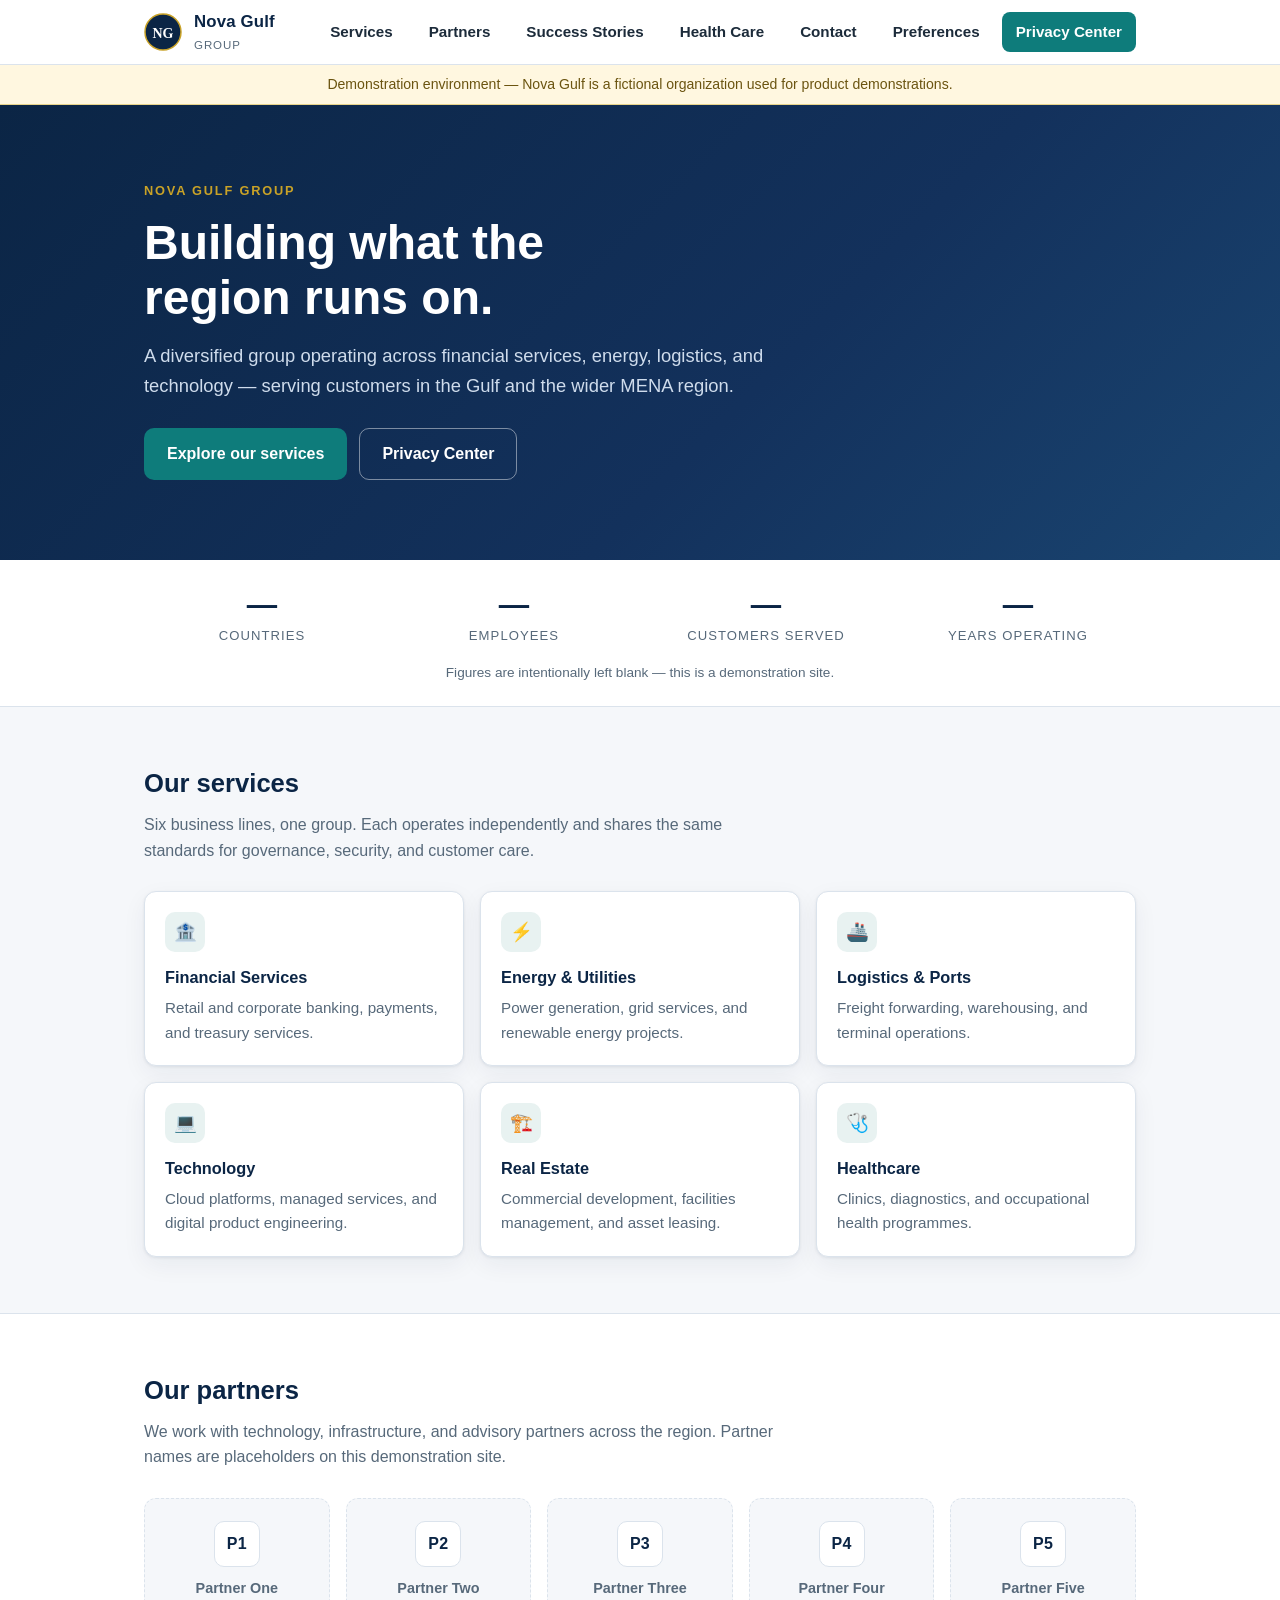
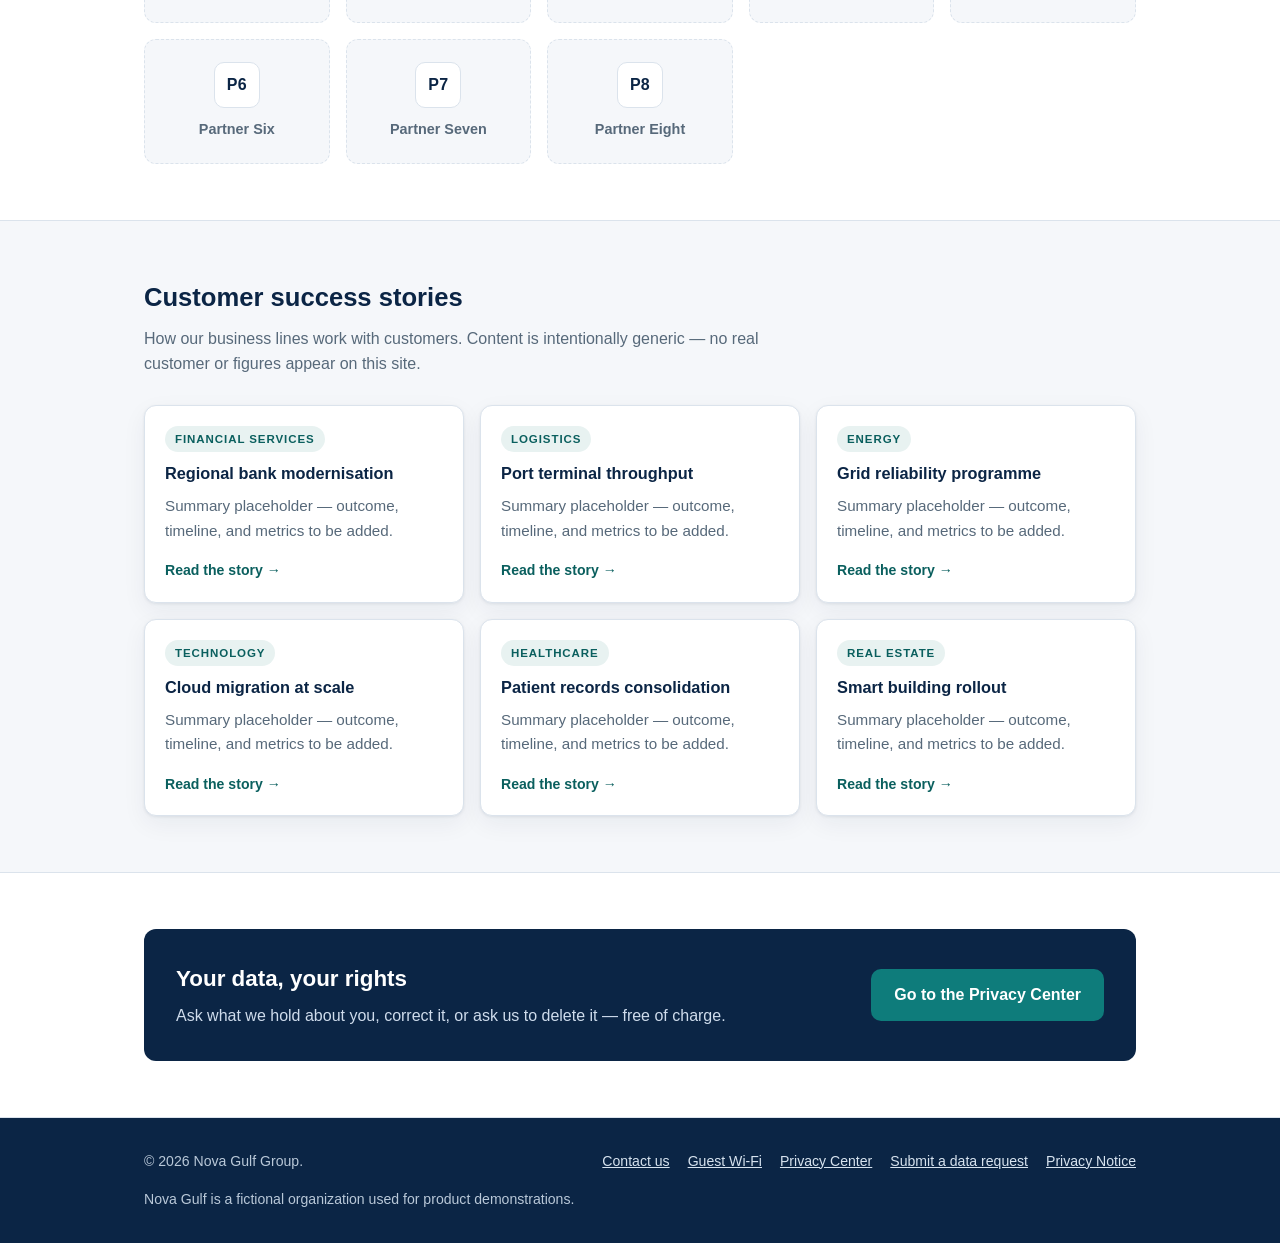
<file: index.html>
<!DOCTYPE html>
<html lang="en">
<head>
  <meta charset="UTF-8">

  <!-- Securiti cookie consent. Auto-blocking MUST stay the first script in <head>:
       no async, never inside a tag manager. The SDK loader follows it. -->
  <script type="text/javascript" src="https://cdn-prod.securiti.ai/consent/auto_blocking/99e6777b-d10d-44b4-a2a4-6ee50ad5d806/f7450d10-7ff8-49ae-b8f8-a1dac34dd97c.js"></script>
  <script>
  (function () {
    var s = document.createElement('script');
    s.src = 'https://cdn-prod.securiti.ai/consent/cookie-consent-sdk-loader.js';
    s.setAttribute('data-tenant-uuid', '99e6777b-d10d-44b4-a2a4-6ee50ad5d806');
    s.setAttribute('data-domain-uuid', 'f7450d10-7ff8-49ae-b8f8-a1dac34dd97c');
    s.setAttribute('data-backend-url', 'https://app.securiti.ai');
    s.setAttribute('data-skip-css', 'false');
    s.defer = true;
    var parent_node = document.head || document.body;
    parent_node.appendChild(s);
  })()
  </script>
  <meta name="viewport" content="width=device-width, initial-scale=1.0">
  <meta name="robots" content="noindex, nofollow">
  <title>Nova Gulf — Building what the region runs on</title>
  <meta name="description" content="Nova Gulf is a diversified group operating across financial services, energy, logistics, and technology in the Gulf and wider MENA region.">
  <link rel="icon" href="assets/favicon.svg" type="image/svg+xml">
  <link rel="stylesheet" href="assets/css/style.css">
</head>
<body>

  <a class="skip-link" href="#main">Skip to content</a>

  <header class="site-header">
    <div class="container">
      <a class="brand" href="index.html" aria-label="Nova Gulf home">
        <svg width="38" height="38" viewBox="0 0 38 38" role="img" aria-hidden="true" focusable="false">
          <circle cx="19" cy="19" r="18" fill="#0b2545"/>
          <circle cx="19" cy="19" r="18" fill="none" stroke="#c9a227" stroke-width="1.5"/>
          <text x="19" y="24.5" text-anchor="middle" font-family="Georgia, 'Times New Roman', serif" font-size="14" font-weight="700" fill="#ffffff">NG</text>
        </svg>
        <span class="brand-name">Nova Gulf<small>Group</small></span>
      </a>
      <nav class="site-nav" aria-label="Main navigation">
        <a href="#services">Services</a>
        <a href="#partners">Partners</a>
        <a href="#stories">Success Stories</a>
        <a href="health-care/">Health Care</a>
        <a href="contact/">Contact</a>
        <a href="preferences/">Preferences</a>
        <a href="privacy-center/" class="nav-cta">Privacy Center</a>
      </nav>
    </div>
  </header>

  <div class="demo-banner">
    Demonstration environment — Nova Gulf is a fictional organization used for product demonstrations.
  </div>

  <main id="main">

  <section class="hero">
    <div class="container">
      <p class="eyebrow">Nova Gulf Group</p>
      <h1>Building what the<br>region runs on.</h1>
      <p class="lead">
        A diversified group operating across financial services, energy, logistics,
        and technology — serving customers in the Gulf and the wider MENA region.
      </p>
      <div class="hero-actions">
        <a href="#services" class="btn btn-primary">Explore our services</a>
        <a href="privacy-center/" class="btn btn-ghost">Privacy Center</a>
      </div>
    </div>
  </section>

  <section class="stat-band" aria-label="Group at a glance">
    <div class="container">
      <div class="stat-grid">
        <div class="stat"><span class="stat-num">—</span><span class="stat-label">Countries</span></div>
        <div class="stat"><span class="stat-num">—</span><span class="stat-label">Employees</span></div>
        <div class="stat"><span class="stat-num">—</span><span class="stat-label">Customers served</span></div>
        <div class="stat"><span class="stat-num">—</span><span class="stat-label">Years operating</span></div>
      </div>
      <p class="stat-note">Figures are intentionally left blank — this is a demonstration site.</p>
    </div>
  </section>

  <section class="section" id="services">
    <div class="container">
      <h2>Our services</h2>
      <p class="section-intro">
        Six business lines, one group. Each operates independently and shares the
        same standards for governance, security, and customer care.
      </p>
      <div class="cards">
        <div class="card">
          <span class="card-icon" aria-hidden="true">🏦</span>
          <h3>Financial Services</h3>
          <p>Retail and corporate banking, payments, and treasury services.</p>
        </div>
        <div class="card">
          <span class="card-icon" aria-hidden="true">⚡</span>
          <h3>Energy &amp; Utilities</h3>
          <p>Power generation, grid services, and renewable energy projects.</p>
        </div>
        <div class="card">
          <span class="card-icon" aria-hidden="true">🚢</span>
          <h3>Logistics &amp; Ports</h3>
          <p>Freight forwarding, warehousing, and terminal operations.</p>
        </div>
        <div class="card">
          <span class="card-icon" aria-hidden="true">💻</span>
          <h3>Technology</h3>
          <p>Cloud platforms, managed services, and digital product engineering.</p>
        </div>
        <div class="card">
          <span class="card-icon" aria-hidden="true">🏗️</span>
          <h3>Real Estate</h3>
          <p>Commercial development, facilities management, and asset leasing.</p>
        </div>
        <div class="card">
          <span class="card-icon" aria-hidden="true">🩺</span>
          <h3>Healthcare</h3>
          <p>Clinics, diagnostics, and occupational health programmes.</p>
        </div>
      </div>
    </div>
  </section>

  <section class="section section-alt" id="partners">
    <div class="container">
      <h2>Our partners</h2>
      <p class="section-intro">
        We work with technology, infrastructure, and advisory partners across the
        region. Partner names are placeholders on this demonstration site.
      </p>
      <div class="logo-grid">
        <div class="logo-card"><span class="logo-mark">P1</span><span class="logo-name">Partner One</span></div>
        <div class="logo-card"><span class="logo-mark">P2</span><span class="logo-name">Partner Two</span></div>
        <div class="logo-card"><span class="logo-mark">P3</span><span class="logo-name">Partner Three</span></div>
        <div class="logo-card"><span class="logo-mark">P4</span><span class="logo-name">Partner Four</span></div>
        <div class="logo-card"><span class="logo-mark">P5</span><span class="logo-name">Partner Five</span></div>
        <div class="logo-card"><span class="logo-mark">P6</span><span class="logo-name">Partner Six</span></div>
        <div class="logo-card"><span class="logo-mark">P7</span><span class="logo-name">Partner Seven</span></div>
        <div class="logo-card"><span class="logo-mark">P8</span><span class="logo-name">Partner Eight</span></div>
      </div>
    </div>
  </section>

  <section class="section" id="stories">
    <div class="container">
      <h2>Customer success stories</h2>
      <p class="section-intro">
        How our business lines work with customers. Content is intentionally
        generic — no real customer or figures appear on this site.
      </p>
      <div class="cards">
        <div class="card story-card">
          <span class="tag">Financial Services</span>
          <h3>Regional bank modernisation</h3>
          <p>Summary placeholder — outcome, timeline, and metrics to be added.</p>
          <span class="card-link" aria-hidden="true">Read the story →</span>
        </div>
        <div class="card story-card">
          <span class="tag">Logistics</span>
          <h3>Port terminal throughput</h3>
          <p>Summary placeholder — outcome, timeline, and metrics to be added.</p>
          <span class="card-link" aria-hidden="true">Read the story →</span>
        </div>
        <div class="card story-card">
          <span class="tag">Energy</span>
          <h3>Grid reliability programme</h3>
          <p>Summary placeholder — outcome, timeline, and metrics to be added.</p>
          <span class="card-link" aria-hidden="true">Read the story →</span>
        </div>
        <div class="card story-card">
          <span class="tag">Technology</span>
          <h3>Cloud migration at scale</h3>
          <p>Summary placeholder — outcome, timeline, and metrics to be added.</p>
          <span class="card-link" aria-hidden="true">Read the story →</span>
        </div>
        <div class="card story-card">
          <span class="tag">Healthcare</span>
          <h3>Patient records consolidation</h3>
          <p>Summary placeholder — outcome, timeline, and metrics to be added.</p>
          <span class="card-link" aria-hidden="true">Read the story →</span>
        </div>
        <div class="card story-card">
          <span class="tag">Real Estate</span>
          <h3>Smart building rollout</h3>
          <p>Summary placeholder — outcome, timeline, and metrics to be added.</p>
          <span class="card-link" aria-hidden="true">Read the story →</span>
        </div>
      </div>
    </div>
  </section>

  <section class="section section-alt">
    <div class="container">
      <div class="contact-band">
        <div>
          <h2>Your data, your rights</h2>
          <p>Ask what we hold about you, correct it, or ask us to delete it — free of charge.</p>
        </div>
        <a href="privacy-center/" class="btn btn-primary">Go to the Privacy Center</a>
      </div>
    </div>
  </section>

  </main>

  <footer class="site-footer">
    <div class="container">
      <span>© 2026 Nova Gulf Group.</span>
      <span class="footer-links">
        <a href="contact/">Contact us</a>
        <a href="wifi/">Guest Wi-Fi</a>
        <a href="privacy-center/">Privacy Center</a>
        <a href="dsr-request/">Submit a data request</a>
        <a href="privacy-notice/">Privacy Notice</a>
      </span>
      <span>Nova Gulf is a fictional organization used for product demonstrations.</span>
    </div>
  </footer>


  <!-- Cookie tag layer — demonstration only, see assets/js/tag-*.js.
       Twelve separate scripts, ONE PER COOKIE CATEGORY. That split is deliberate:
       Securiti's auto-blocking blocks at the initiator-script level, so a single
       script dropping cookies across categories raises a categorization conflict.
       Keeping them apart makes per-category blocking clean and lets "accept
       Analytics only" actually behave. Do not merge them.
       Every one is inert: first-party cookies with real vendor names and real
       formats, no network request, nothing sent anywhere. -->
  <script src="assets/js/tag-analytics.js"></script>
  <script src="assets/js/tag-advertising.js"></script>
  <script src="assets/js/tag-performance.js"></script>
  <script src="assets/js/tag-social.js"></script>
  <script src="assets/js/tag-essential.js"></script>
  <script src="assets/js/tag-functional.js"></script>
  <script src="assets/js/tag-marketing-automation.js"></script>
  <script src="assets/js/tag-abtesting.js"></script>
  <script src="assets/js/tag-embeds.js"></script>
  <script src="assets/js/tag-geolocation.js"></script>
  <script src="assets/js/tag-biometrics.js"></script>
  <script src="assets/js/tag-unclassified.js"></script>

</body>
</html>
</file>
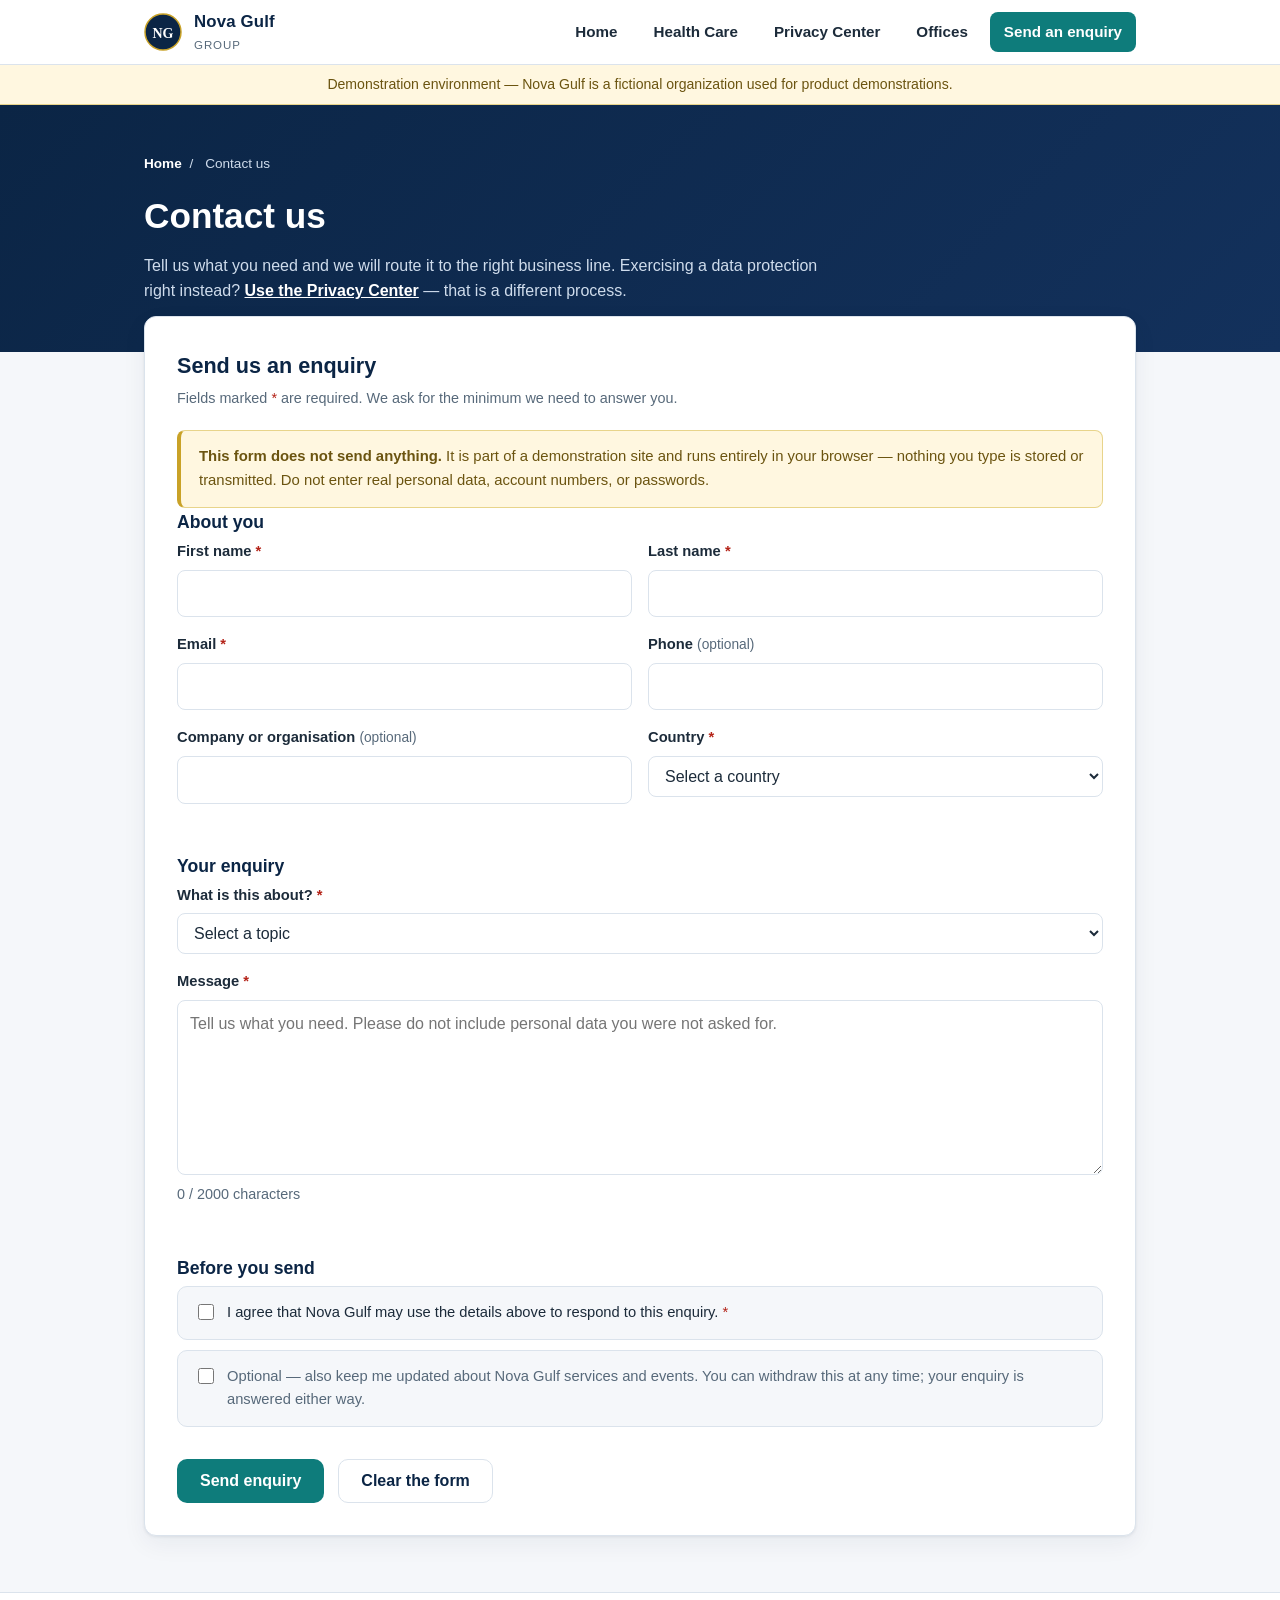
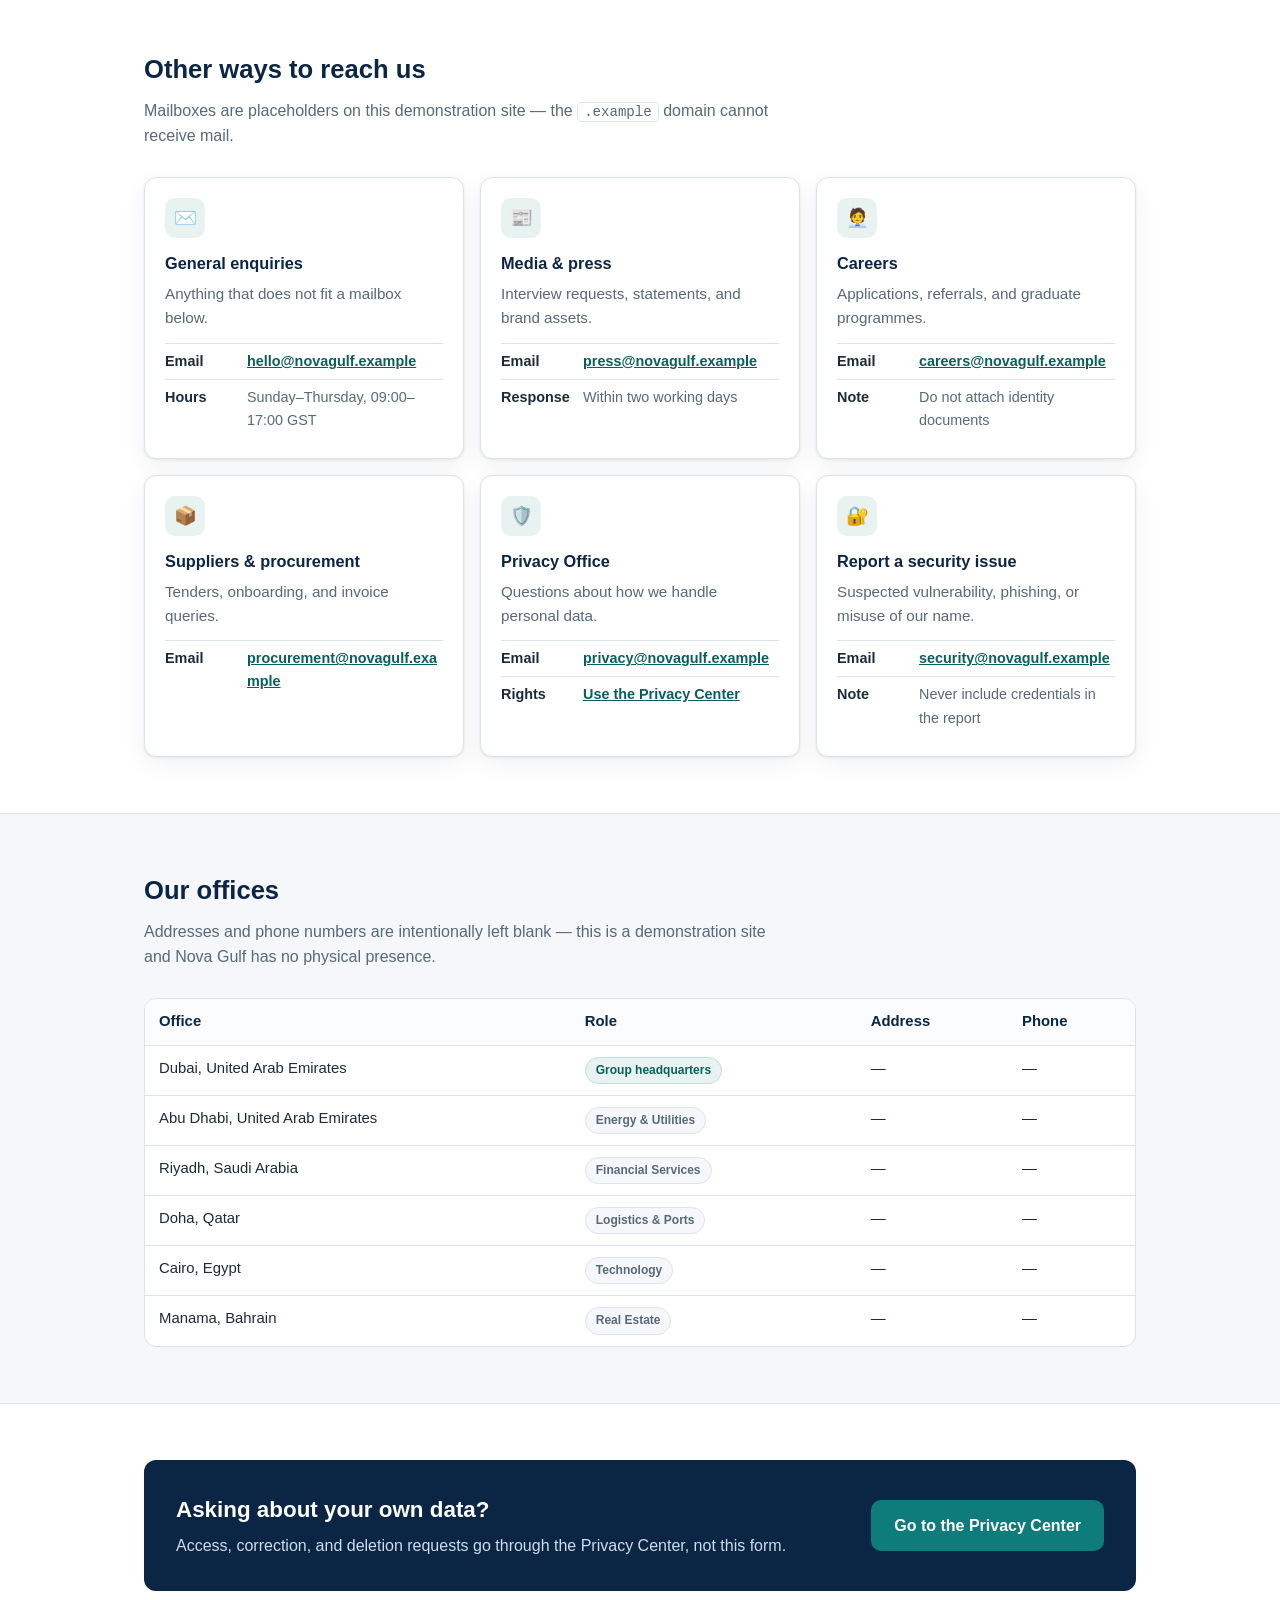
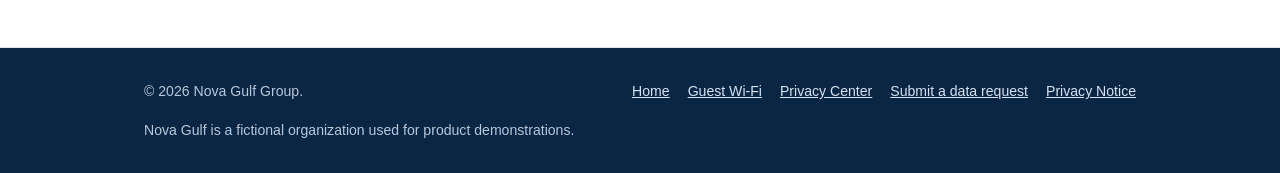
<file: contact/index.html>
<!DOCTYPE html>
<html lang="en">
<head>
  <meta charset="UTF-8">

  <!-- Securiti cookie consent. Auto-blocking MUST stay the first script in <head>:
       no async, never inside a tag manager. The SDK loader follows it. -->
  <script type="text/javascript" src="https://cdn-prod.securiti.ai/consent/auto_blocking/99e6777b-d10d-44b4-a2a4-6ee50ad5d806/f7450d10-7ff8-49ae-b8f8-a1dac34dd97c.js"></script>
  <script>
  (function () {
    var s = document.createElement('script');
    s.src = 'https://cdn-prod.securiti.ai/consent/cookie-consent-sdk-loader.js';
    s.setAttribute('data-tenant-uuid', '99e6777b-d10d-44b4-a2a4-6ee50ad5d806');
    s.setAttribute('data-domain-uuid', 'f7450d10-7ff8-49ae-b8f8-a1dac34dd97c');
    s.setAttribute('data-backend-url', 'https://app.securiti.ai');
    s.setAttribute('data-skip-css', 'false');
    s.defer = true;
    var parent_node = document.head || document.body;
    parent_node.appendChild(s);
  })()
  </script>
  <meta name="viewport" content="width=device-width, initial-scale=1.0">
  <meta name="robots" content="noindex, nofollow">
  <title>Contact us — Nova Gulf</title>
  <meta name="description" content="Contact Nova Gulf: send an enquiry to the group, reach a business line, or find the right mailbox for media, careers, suppliers, and privacy requests.">
  <link rel="icon" href="../assets/favicon.svg" type="image/svg+xml">
  <link rel="stylesheet" href="../assets/css/style.css">
</head>
<body>

  <a class="skip-link" href="#main">Skip to content</a>

  <header class="site-header">
    <div class="container">
      <a class="brand" href="../index.html" aria-label="Nova Gulf home">
        <svg width="38" height="38" viewBox="0 0 38 38" role="img" aria-hidden="true" focusable="false">
          <circle cx="19" cy="19" r="18" fill="#0b2545"/>
          <circle cx="19" cy="19" r="18" fill="none" stroke="#c9a227" stroke-width="1.5"/>
          <text x="19" y="24.5" text-anchor="middle" font-family="Georgia, 'Times New Roman', serif" font-size="14" font-weight="700" fill="#ffffff">NG</text>
        </svg>
        <span class="brand-name">Nova Gulf<small>Group</small></span>
      </a>
      <nav class="site-nav" aria-label="Main navigation">
        <a href="../index.html">Home</a>
        <a href="../health-care/">Health Care</a>
        <a href="../privacy-center/">Privacy Center</a>
        <a href="#offices">Offices</a>
        <a href="#enquiry" class="nav-cta">Send an enquiry</a>
      </nav>
    </div>
  </header>

  <div class="demo-banner">
    Demonstration environment — Nova Gulf is a fictional organization used for product demonstrations.
  </div>

  <section class="page-head">
    <div class="container">
      <nav class="breadcrumb" aria-label="Breadcrumb">
        <a href="../index.html">Home</a> <span aria-hidden="true">/</span>
        <span aria-current="page">Contact us</span>
      </nav>
      <h1>Contact us</h1>
      <p>
        Tell us what you need and we will route it to the right business line.
        Exercising a data protection right instead?
        <a href="../privacy-center/">Use the Privacy Center</a> — that is a different process.
      </p>
    </div>
  </section>

  <main id="main">

    <div class="container" id="enquiry">

      <form class="form-card" id="contact-form" novalidate>

        <h2 class="form-title">Send us an enquiry</h2>
        <p class="field-hint">
          Fields marked <span class="req" aria-hidden="true">*</span> are required. We ask for
          the minimum we need to answer you.
        </p>

        <div class="callout callout-warn">
          <strong>This form does not send anything.</strong> It is part of a demonstration site
          and runs entirely in your browser — nothing you type is stored or transmitted.
          Do not enter real personal data, account numbers, or passwords.
        </div>

        <fieldset>
          <legend>About you</legend>
          <div class="form-row">
            <div class="field">
              <label for="first-name">First name <span class="req" aria-hidden="true">*</span></label>
              <input type="text" id="first-name" name="first-name" autocomplete="given-name" required>
            </div>
            <div class="field">
              <label for="last-name">Last name <span class="req" aria-hidden="true">*</span></label>
              <input type="text" id="last-name" name="last-name" autocomplete="family-name" required>
            </div>
          </div>
          <div class="form-row">
            <div class="field">
              <label for="email">Email <span class="req" aria-hidden="true">*</span></label>
              <input type="email" id="email" name="email" autocomplete="email" required>
            </div>
            <div class="field">
              <label for="phone">Phone <span class="field-optional">(optional)</span></label>
              <input type="tel" id="phone" name="phone" autocomplete="tel">
            </div>
          </div>
          <div class="form-row">
            <div class="field">
              <label for="organisation">Company or organisation <span class="field-optional">(optional)</span></label>
              <input type="text" id="organisation" name="organisation" autocomplete="organization">
            </div>
            <div class="field">
              <label for="country">Country <span class="req" aria-hidden="true">*</span></label>
              <select id="country" name="country" required>
                <option value="">Select a country</option>
                <option>United Arab Emirates</option>
                <option>Saudi Arabia</option>
                <option>Qatar</option>
                <option>Kuwait</option>
                <option>Bahrain</option>
                <option>Oman</option>
                <option>Egypt</option>
                <option>Jordan</option>
                <option>Other</option>
              </select>
            </div>
          </div>
        </fieldset>

        <fieldset>
          <legend>Your enquiry</legend>
          <div class="field">
            <label for="topic">What is this about? <span class="req" aria-hidden="true">*</span></label>
            <select id="topic" name="topic" required>
              <option value="">Select a topic</option>
              <option>General enquiry</option>
              <option>Financial Services</option>
              <option>Energy &amp; Utilities</option>
              <option>Logistics &amp; Ports</option>
              <option>Technology</option>
              <option>Real Estate</option>
              <option>Healthcare</option>
              <option>Media &amp; press</option>
              <option>Careers</option>
              <option>Suppliers &amp; procurement</option>
              <option>Privacy &amp; data protection</option>
            </select>
            <p class="topic-hint" id="topic-hint" role="status">
              To ask what data we hold about you, correct it, or have it deleted, use the
              <a href="../privacy-center/">Privacy Center</a> instead — those requests are
              handled by the Privacy Office under a verified process and a legal deadline.
            </p>
          </div>
          <div class="field">
            <label for="message">Message <span class="req" aria-hidden="true">*</span></label>
            <textarea id="message" name="message" rows="6" maxlength="2000"
              placeholder="Tell us what you need. Please do not include personal data you were not asked for."></textarea>
            <p class="field-hint" id="message-count">0 / 2000 characters</p>
          </div>
        </fieldset>

        <fieldset>
          <legend>Before you send</legend>
          <label class="declaration" for="consent">
            <input type="checkbox" id="consent" name="consent">
            <span>
              I agree that Nova Gulf may use the details above to respond to this enquiry.
              <span class="req" aria-hidden="true">*</span>
            </span>
          </label>
          <label class="declaration declaration-optional" for="marketing">
            <input type="checkbox" id="marketing" name="marketing">
            <span>
              Optional — also keep me updated about Nova Gulf services and events.
              You can withdraw this at any time; your enquiry is answered either way.
            </span>
          </label>
        </fieldset>

        <div class="form-actions">
          <button type="submit" class="btn btn-primary">Send enquiry</button>
          <button type="reset" class="btn btn-secondary">Clear the form</button>
        </div>
        <p class="form-error" id="form-error" role="alert"></p>

      </form>

      <div class="confirm-panel" id="confirm-panel" tabindex="-1" role="region" aria-label="Enquiry summary">
        <h2>That is what we would have sent</h2>
        <p>
          Nothing left your browser. On a live site this is where Nova Gulf would confirm
          your enquiry and give you a reference to quote.
        </p>
        <span class="confirm-ref" id="confirm-ref">—</span>
        <table class="confirm-summary">
          <caption>Your enquiry</caption>
          <tbody id="confirm-summary-body"></tbody>
        </table>
        <div class="confirm-actions">
          <button type="button" class="btn btn-secondary" id="btn-copy">Copy enquiry details</button>
          <button type="button" class="btn btn-secondary" id="btn-email">Open email draft</button>
          <button type="button" class="btn btn-primary" id="btn-again">Send another enquiry</button>
        </div>
      </div>

    </div>

    <section class="section section-alt">
      <div class="container">
        <h2>Other ways to reach us</h2>
        <p class="section-intro">
          Mailboxes are placeholders on this demonstration site — the
          <code>.example</code> domain cannot receive mail.
        </p>
        <div class="cards cards-3">
          <div class="card">
            <span class="card-icon" aria-hidden="true">✉️</span>
            <h3>General enquiries</h3>
            <p>Anything that does not fit a mailbox below.</p>
            <ul class="contact-meta">
              <li><span class="label">Email</span> <a href="mailto:hello@novagulf.example">hello@novagulf.example</a></li>
              <li><span class="label">Hours</span> Sunday–Thursday, 09:00–17:00 GST</li>
            </ul>
          </div>
          <div class="card">
            <span class="card-icon" aria-hidden="true">📰</span>
            <h3>Media &amp; press</h3>
            <p>Interview requests, statements, and brand assets.</p>
            <ul class="contact-meta">
              <li><span class="label">Email</span> <a href="mailto:press@novagulf.example">press@novagulf.example</a></li>
              <li><span class="label">Response</span> Within two working days</li>
            </ul>
          </div>
          <div class="card">
            <span class="card-icon" aria-hidden="true">🧑‍💼</span>
            <h3>Careers</h3>
            <p>Applications, referrals, and graduate programmes.</p>
            <ul class="contact-meta">
              <li><span class="label">Email</span> <a href="mailto:careers@novagulf.example">careers@novagulf.example</a></li>
              <li><span class="label">Note</span> Do not attach identity documents</li>
            </ul>
          </div>
          <div class="card">
            <span class="card-icon" aria-hidden="true">📦</span>
            <h3>Suppliers &amp; procurement</h3>
            <p>Tenders, onboarding, and invoice queries.</p>
            <ul class="contact-meta">
              <li><span class="label">Email</span> <a href="mailto:procurement@novagulf.example">procurement@novagulf.example</a></li>
            </ul>
          </div>
          <div class="card">
            <span class="card-icon" aria-hidden="true">🛡️</span>
            <h3>Privacy Office</h3>
            <p>Questions about how we handle personal data.</p>
            <ul class="contact-meta">
              <li><span class="label">Email</span> <a href="mailto:privacy@novagulf.example">privacy@novagulf.example</a></li>
              <li><span class="label">Rights</span> <a href="../privacy-center/">Use the Privacy Center</a></li>
            </ul>
          </div>
          <div class="card">
            <span class="card-icon" aria-hidden="true">🔐</span>
            <h3>Report a security issue</h3>
            <p>Suspected vulnerability, phishing, or misuse of our name.</p>
            <ul class="contact-meta">
              <li><span class="label">Email</span> <a href="mailto:security@novagulf.example">security@novagulf.example</a></li>
              <li><span class="label">Note</span> Never include credentials in the report</li>
            </ul>
          </div>
        </div>
      </div>
    </section>

    <section class="section" id="offices">
      <div class="container">
        <h2>Our offices</h2>
        <p class="section-intro">
          Addresses and phone numbers are intentionally left blank — this is a
          demonstration site and Nova Gulf has no physical presence.
        </p>
        <div class="table-wrap">
          <table class="data-table">
            <caption class="visually-hidden">Nova Gulf office locations</caption>
            <thead>
              <tr>
                <th scope="col">Office</th>
                <th scope="col">Role</th>
                <th scope="col">Address</th>
                <th scope="col">Phone</th>
              </tr>
            </thead>
            <tbody>
              <tr><td>Dubai, United Arab Emirates</td><td><span class="pill pill-req">Group headquarters</span></td><td>—</td><td>—</td></tr>
              <tr><td>Abu Dhabi, United Arab Emirates</td><td><span class="pill">Energy &amp; Utilities</span></td><td>—</td><td>—</td></tr>
              <tr><td>Riyadh, Saudi Arabia</td><td><span class="pill">Financial Services</span></td><td>—</td><td>—</td></tr>
              <tr><td>Doha, Qatar</td><td><span class="pill">Logistics &amp; Ports</span></td><td>—</td><td>—</td></tr>
              <tr><td>Cairo, Egypt</td><td><span class="pill">Technology</span></td><td>—</td><td>—</td></tr>
              <tr><td>Manama, Bahrain</td><td><span class="pill">Real Estate</span></td><td>—</td><td>—</td></tr>
            </tbody>
          </table>
        </div>
      </div>
    </section>

    <section class="section section-alt">
      <div class="container">
        <div class="contact-band">
          <div>
            <h2>Asking about your own data?</h2>
            <p>Access, correction, and deletion requests go through the Privacy Center, not this form.</p>
          </div>
          <a href="../privacy-center/" class="btn btn-primary">Go to the Privacy Center</a>
        </div>
      </div>
    </section>

  </main>

  <footer class="site-footer">
    <div class="container">
      <span>© 2026 Nova Gulf Group.</span>
      <span class="footer-links">
        <a href="../index.html">Home</a>
        <a href="../wifi/">Guest Wi-Fi</a>
        <a href="../privacy-center/">Privacy Center</a>
        <a href="../dsr-request/">Submit a data request</a>
        <a href="../privacy-notice/">Privacy Notice</a>
      </span>
      <span>Nova Gulf is a fictional organization used for product demonstrations.</span>
    </div>
  </footer>

  <script src="../assets/js/contact.js"></script>

  <!-- Cookie tag layer — demonstration only, see assets/js/tag-*.js.
       Twelve separate scripts, ONE PER COOKIE CATEGORY. That split is deliberate:
       Securiti's auto-blocking blocks at the initiator-script level, so a single
       script dropping cookies across categories raises a categorization conflict.
       Keeping them apart makes per-category blocking clean and lets "accept
       Analytics only" actually behave. Do not merge them.
       Every one is inert: first-party cookies with real vendor names and real
       formats, no network request, nothing sent anywhere. -->
  <script src="../assets/js/tag-analytics.js"></script>
  <script src="../assets/js/tag-advertising.js"></script>
  <script src="../assets/js/tag-performance.js"></script>
  <script src="../assets/js/tag-social.js"></script>
  <script src="../assets/js/tag-essential.js"></script>
  <script src="../assets/js/tag-functional.js"></script>
  <script src="../assets/js/tag-marketing-automation.js"></script>
  <script src="../assets/js/tag-abtesting.js"></script>
  <script src="../assets/js/tag-embeds.js"></script>
  <script src="../assets/js/tag-geolocation.js"></script>
  <script src="../assets/js/tag-biometrics.js"></script>
  <script src="../assets/js/tag-unclassified.js"></script>

</body>
</html>
</file>
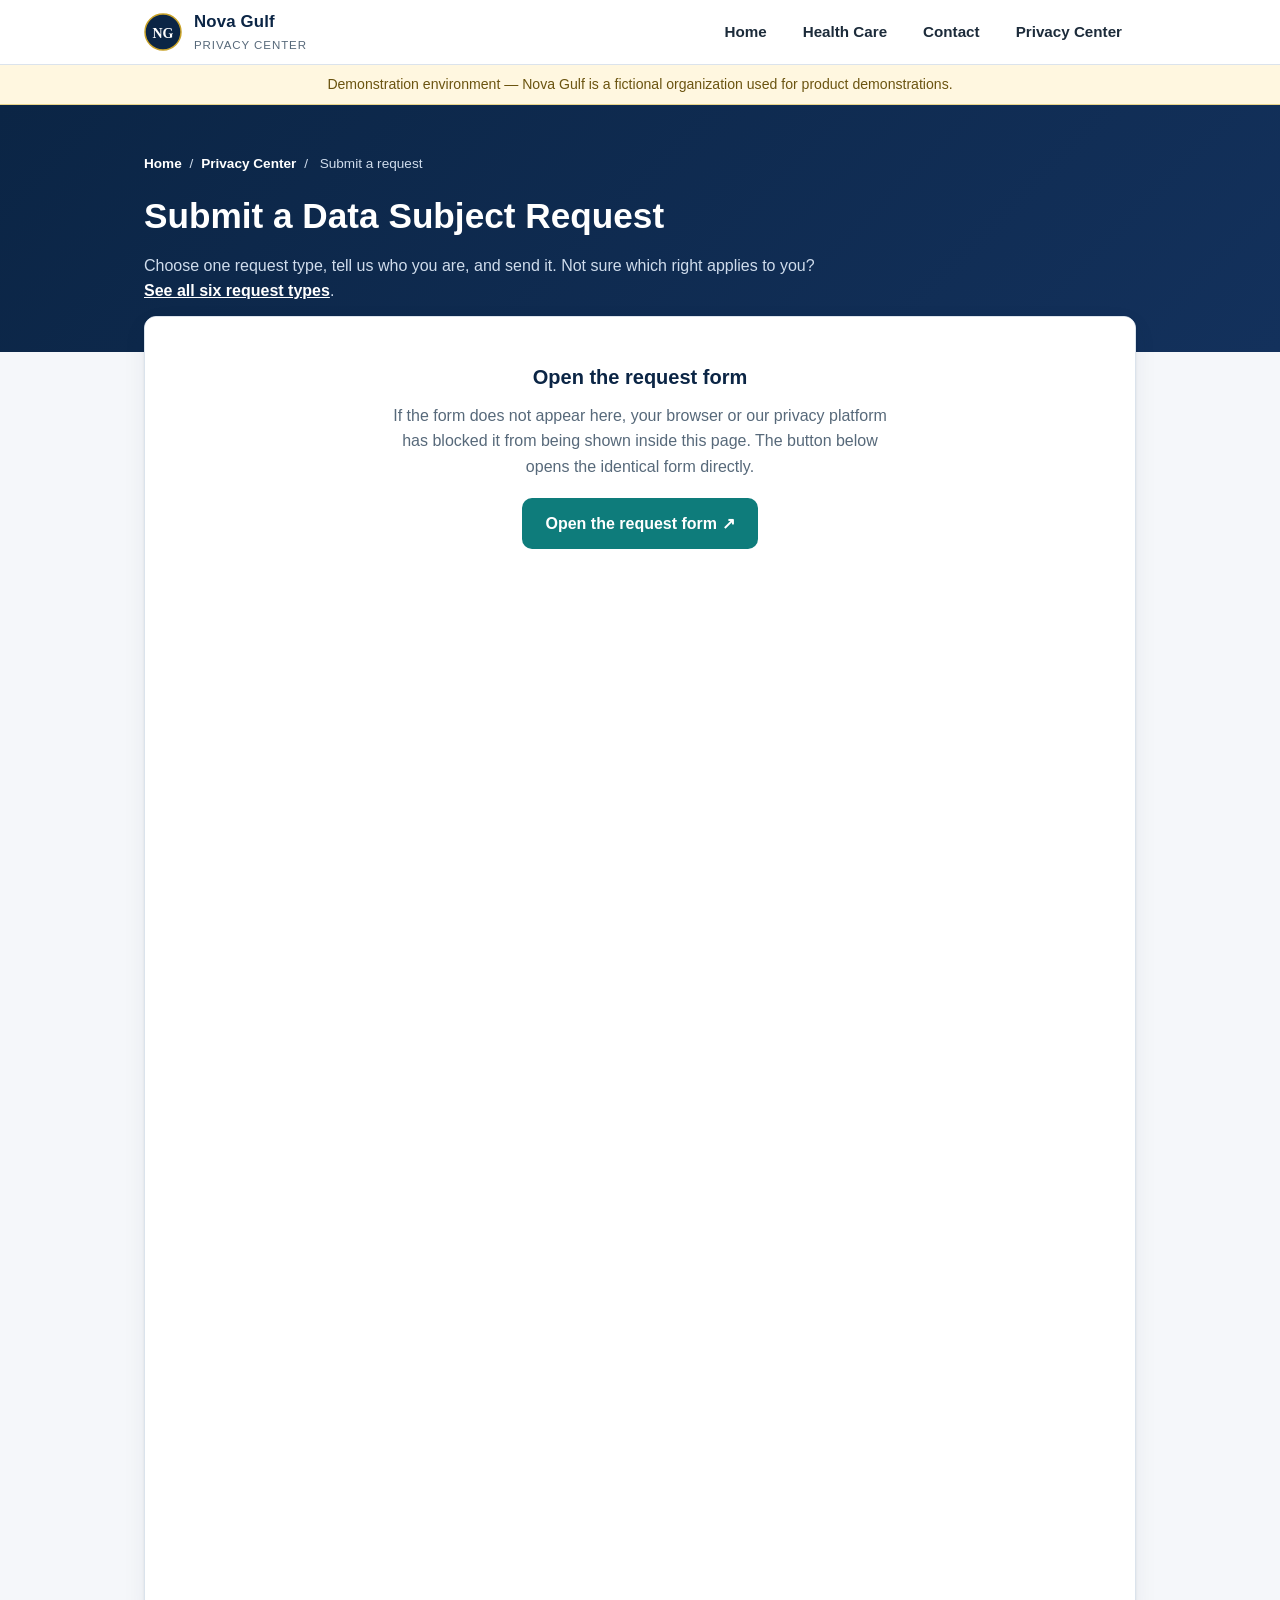
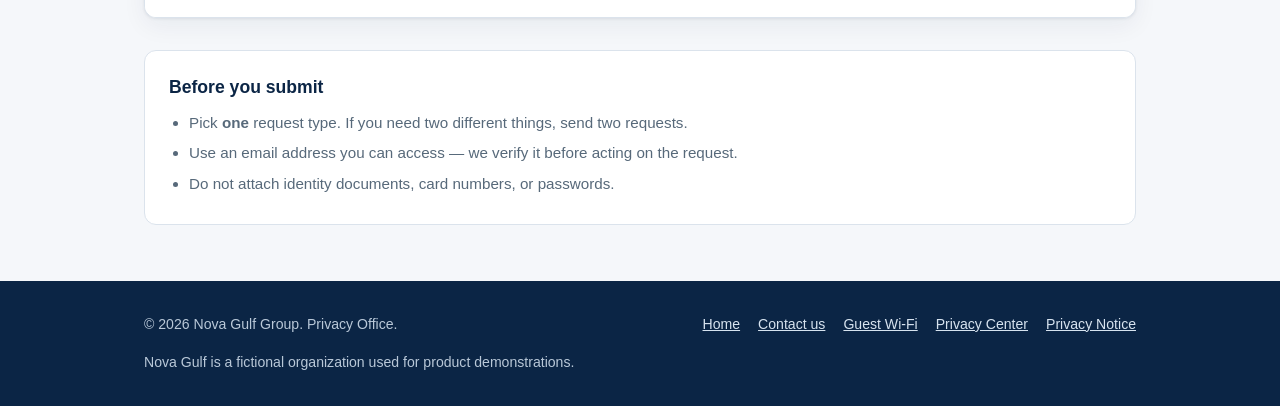
<file: dsr-request/index.html>
<!DOCTYPE html>
<html lang="en">
<head>
  <meta charset="UTF-8">

  <!-- Securiti cookie consent. Auto-blocking MUST stay the first script in <head>:
       no async, never inside a tag manager. The SDK loader follows it. -->
  <script type="text/javascript" src="https://cdn-prod.securiti.ai/consent/auto_blocking/99e6777b-d10d-44b4-a2a4-6ee50ad5d806/f7450d10-7ff8-49ae-b8f8-a1dac34dd97c.js"></script>
  <script>
  (function () {
    var s = document.createElement('script');
    s.src = 'https://cdn-prod.securiti.ai/consent/cookie-consent-sdk-loader.js';
    s.setAttribute('data-tenant-uuid', '99e6777b-d10d-44b4-a2a4-6ee50ad5d806');
    s.setAttribute('data-domain-uuid', 'f7450d10-7ff8-49ae-b8f8-a1dac34dd97c');
    s.setAttribute('data-backend-url', 'https://app.securiti.ai');
    s.setAttribute('data-skip-css', 'false');
    s.defer = true;
    var parent_node = document.head || document.body;
    parent_node.appendChild(s);
  })()
  </script>
  <meta name="viewport" content="width=device-width, initial-scale=1.0">
  <meta name="robots" content="noindex, nofollow">
  <title>Submit a Data Subject Request — Nova Gulf</title>
  <meta name="description" content="Submit a data subject request to Nova Gulf: access, confirmation, erasure, rectification, portability, objection, restriction, and more.">
  <link rel="icon" href="../assets/favicon.svg" type="image/svg+xml">
  <link rel="stylesheet" href="../assets/css/style.css">
</head>
<body>

  <a class="skip-link" href="#main">Skip to content</a>

  <header class="site-header">
    <div class="container">
      <a class="brand" href="../index.html" aria-label="Nova Gulf home">
        <svg width="38" height="38" viewBox="0 0 38 38" role="img" aria-hidden="true" focusable="false">
          <circle cx="19" cy="19" r="18" fill="#0b2545"/>
          <circle cx="19" cy="19" r="18" fill="none" stroke="#c9a227" stroke-width="1.5"/>
          <text x="19" y="24.5" text-anchor="middle" font-family="Georgia, 'Times New Roman', serif" font-size="14" font-weight="700" fill="#ffffff">NG</text>
        </svg>
        <span class="brand-name">Nova Gulf<small>Privacy Center</small></span>
      </a>
      <nav class="site-nav" aria-label="Main navigation">
        <a href="../index.html">Home</a>
        <a href="../health-care/">Health Care</a>
        <a href="../contact/">Contact</a>
        <a href="../privacy-center/">Privacy Center</a>
      </nav>
    </div>
  </header>

  <div class="demo-banner">
    Demonstration environment — Nova Gulf is a fictional organization used for product demonstrations.
  </div>

  <section class="page-head">
    <div class="container">
      <nav class="breadcrumb" aria-label="Breadcrumb">
        <a href="../index.html">Home</a> <span aria-hidden="true">/</span>
        <a href="../privacy-center/">Privacy Center</a> <span aria-hidden="true">/</span>
        <span aria-current="page">Submit a request</span>
      </nav>
      <h1>Submit a Data Subject Request</h1>
      <p>
        Choose one request type, tell us who you are, and send it. Not sure which
        right applies to you? <a href="../privacy-center/#requests">See all six request types</a>.
      </p>
    </div>
  </section>

  <main class="container" id="main">

    <div class="embed-shell">

      <!-- The fallback sits BEHIND the frame. A frame the platform refuses to
           serve renders transparent, so this shows through; a frame that loads
           paints its own opaque background over it. No detection needed. -->
      <div class="embed-stage">

        <div class="embed-fallback">
          <h2>Open the request form</h2>
          <p>
            If the form does not appear here, your browser or our privacy platform
            has blocked it from being shown inside this page. The button below opens
            the identical form directly.
          </p>
          <p>
            <a class="btn btn-primary"
               href="https://privacy-central.securiti.ai/dsr-embed/8d1d55a6-09c7-4af3-b626-71d3320adeb8"
               target="_blank" rel="noopener">Open the request form &#8599;</a>
          </p>
        </div>

        <iframe
          id="dsr-frame"
          class="embed-frame"
          src="https://privacy-central.securiti.ai/dsr-embed/8d1d55a6-09c7-4af3-b626-71d3320adeb8"
          title="Nova Gulf data subject request form"
          loading="eager"
          referrerpolicy="origin"
          allow="clipboard-write"></iframe>

      </div>

    </div>

    <div class="embed-help">
      <h2>Before you submit</h2>
      <ul>
        <li>Pick <strong>one</strong> request type. If you need two different things, send two requests.</li>
        <li>Use an email address you can access — we verify it before acting on the request.</li>
        <li>Do not attach identity documents, card numbers, or passwords.</li>
      </ul>
    </div>

  </main>

  <footer class="site-footer">
    <div class="container">
      <span>© 2026 Nova Gulf Group. Privacy Office.</span>
      <span class="footer-links">
        <a href="../index.html">Home</a>
        <a href="../contact/">Contact us</a>
        <a href="../wifi/">Guest Wi-Fi</a>
        <a href="../privacy-center/">Privacy Center</a>
        <a href="../privacy-notice/">Privacy Notice</a>
      </span>
      <span>Nova Gulf is a fictional organization used for product demonstrations.</span>
    </div>
  </footer>

  <script src="../assets/js/embed.js"></script>

  <!-- Cookie tag layer — demonstration only, see assets/js/tag-*.js.
       Four separate scripts, ONE PER COOKIE CATEGORY. That split is deliberate:
       Securiti's auto-blocking blocks at the initiator-script level, so a single
       script dropping cookies across categories raises a categorization conflict.
       Keeping them apart makes per-category blocking clean and lets "accept
       Analytics only" actually behave. Do not merge them.
       Every one is inert: first-party cookies with real vendor names and real
       formats, no network request, nothing sent anywhere. -->
  <script src="../assets/js/tag-analytics.js"></script>
  <script src="../assets/js/tag-advertising.js"></script>
  <script src="../assets/js/tag-performance.js"></script>
  <script src="../assets/js/tag-social.js"></script>

</body>
</html>
</file>
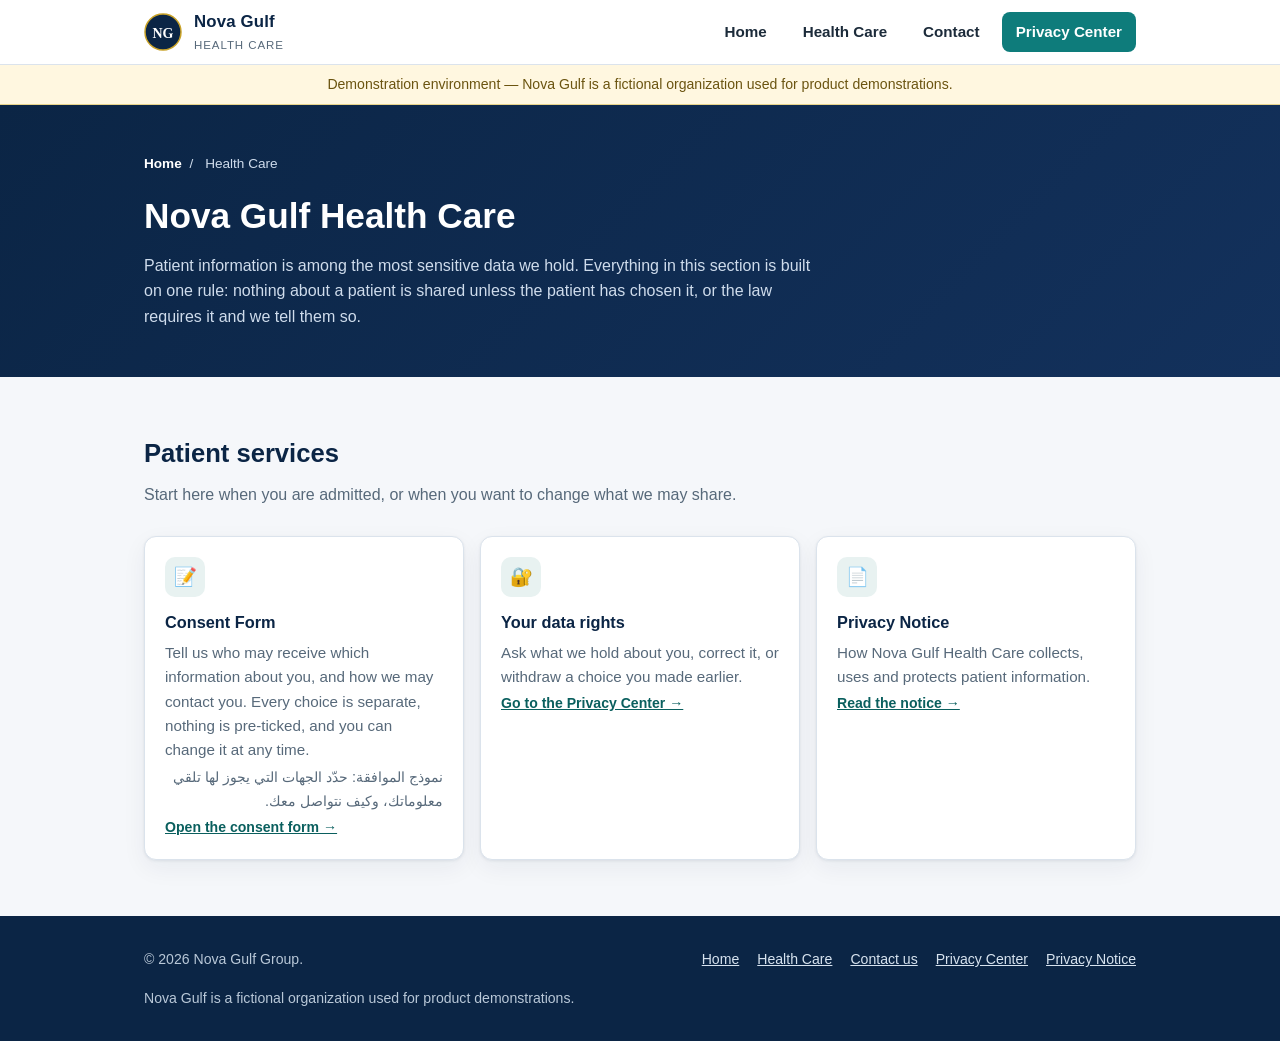
<file: health-care/index.html>
<!DOCTYPE html>
<html lang="en">
<head>
  <meta charset="UTF-8">

  <!-- Securiti cookie consent. Auto-blocking MUST stay the first script in <head>:
       no async, never inside a tag manager. The SDK loader follows it. -->
  <script type="text/javascript" src="https://cdn-prod.securiti.ai/consent/auto_blocking/99e6777b-d10d-44b4-a2a4-6ee50ad5d806/f7450d10-7ff8-49ae-b8f8-a1dac34dd97c.js"></script>
  <script>
  (function () {
    var s = document.createElement('script');
    s.src = 'https://cdn-prod.securiti.ai/consent/cookie-consent-sdk-loader.js';
    s.setAttribute('data-tenant-uuid', '99e6777b-d10d-44b4-a2a4-6ee50ad5d806');
    s.setAttribute('data-domain-uuid', 'f7450d10-7ff8-49ae-b8f8-a1dac34dd97c');
    s.setAttribute('data-backend-url', 'https://app.securiti.ai');
    s.setAttribute('data-skip-css', 'false');
    s.defer = true;
    var parent_node = document.head || document.body;
    parent_node.appendChild(s);
  })()
  </script>
  <meta name="viewport" content="width=device-width, initial-scale=1.0">
  <meta name="robots" content="noindex, nofollow">
  <title>Health Care — Nova Gulf</title>
  <meta name="description" content="Nova Gulf Health Care: patient services and the patient consent form.">
  <link rel="icon" href="../assets/favicon.svg" type="image/svg+xml">
  <link rel="stylesheet" href="../assets/css/style.css">
</head>
<body>

  <a class="skip-link" href="#main">Skip to content</a>

  <header class="site-header">
    <div class="container">
      <a class="brand" href="../index.html" aria-label="Nova Gulf home">
        <svg width="38" height="38" viewBox="0 0 38 38" role="img" aria-hidden="true" focusable="false">
          <circle cx="19" cy="19" r="18" fill="#0b2545"/>
          <circle cx="19" cy="19" r="18" fill="none" stroke="#c9a227" stroke-width="1.5"/>
          <text x="19" y="24.5" text-anchor="middle" font-family="Georgia, 'Times New Roman', serif" font-size="14" font-weight="700" fill="#ffffff">NG</text>
        </svg>
        <span class="brand-name">Nova Gulf<small>Health Care</small></span>
      </a>
      <nav class="site-nav" aria-label="Main navigation">
        <a href="../index.html">Home</a>
        <a href="../health-care/" aria-current="page">Health Care</a>
        <a href="../contact/">Contact</a>
        <a href="../privacy-center/" class="nav-cta">Privacy Center</a>
      </nav>
    </div>
  </header>

  <div class="demo-banner">
    Demonstration environment — Nova Gulf is a fictional organization used for product demonstrations.
  </div>

  <section class="page-head">
    <div class="container">
      <nav class="breadcrumb" aria-label="Breadcrumb">
        <a href="../index.html">Home</a> <span aria-hidden="true">/</span>
        <span aria-current="page">Health Care</span>
      </nav>
      <h1>Nova Gulf Health Care</h1>
      <p>
        Patient information is among the most sensitive data we hold. Everything in this
        section is built on one rule: nothing about a patient is shared unless the patient
        has chosen it, or the law requires it and we tell them so.
      </p>
    </div>
  </section>

  <main id="main">
    <section class="section">
      <div class="container">
        <h2>Patient services</h2>
        <p class="section-intro">
          Start here when you are admitted, or when you want to change what we may share.
        </p>
        <div class="cards cards-3">
          <div class="card">
            <span class="card-icon" aria-hidden="true">📝</span>
            <h3>Consent Form</h3>
            <p>
              Tell us who may receive which information about you, and how we may contact you.
              Every choice is separate, nothing is pre-ticked, and you can change it at any time.
              <span class="ar" lang="ar" dir="rtl">نموذج الموافقة: حدّد الجهات التي يجوز لها تلقي معلوماتك، وكيف نتواصل معك.</span>
            </p>
            <a class="card-link" href="consent-form/">Open the consent form →</a>
          </div>
          <div class="card">
            <span class="card-icon" aria-hidden="true">🔐</span>
            <h3>Your data rights</h3>
            <p>Ask what we hold about you, correct it, or withdraw a choice you made earlier.</p>
            <a class="card-link" href="../privacy-center/">Go to the Privacy Center →</a>
          </div>
          <div class="card">
            <span class="card-icon" aria-hidden="true">📄</span>
            <h3>Privacy Notice</h3>
            <p>How Nova Gulf Health Care collects, uses and protects patient information.</p>
            <a class="card-link" href="../privacy-notice/">Read the notice →</a>
          </div>
        </div>
      </div>
    </section>
  </main>

  <footer class="site-footer">
    <div class="container">
      <span>© 2026 Nova Gulf Group.</span>
      <span class="footer-links">
        <a href="../index.html">Home</a>
        <a href="../health-care/">Health Care</a>
        <a href="../contact/">Contact us</a>
        <a href="../privacy-center/">Privacy Center</a>
        <a href="../privacy-notice/">Privacy Notice</a>
      </span>
      <span>Nova Gulf is a fictional organization used for product demonstrations.</span>
    </div>
  </footer>

<!-- Cookie tag layer — demonstration only, see assets/js/tag-*.js.
       Four separate scripts, ONE PER COOKIE CATEGORY. That split is deliberate:
       Securiti's auto-blocking blocks at the initiator-script level, so a single
       script dropping cookies across categories raises a categorization conflict.
       Keeping them apart makes per-category blocking clean and lets "accept
       Analytics only" actually behave. Do not merge them.
       Every one is inert: first-party cookies with real vendor names and real
       formats, no network request, nothing sent anywhere. -->
  <script src="../assets/js/tag-analytics.js"></script>
  <script src="../assets/js/tag-advertising.js"></script>
  <script src="../assets/js/tag-performance.js"></script>
  <script src="../assets/js/tag-social.js"></script>

</body>
</html>
</file>
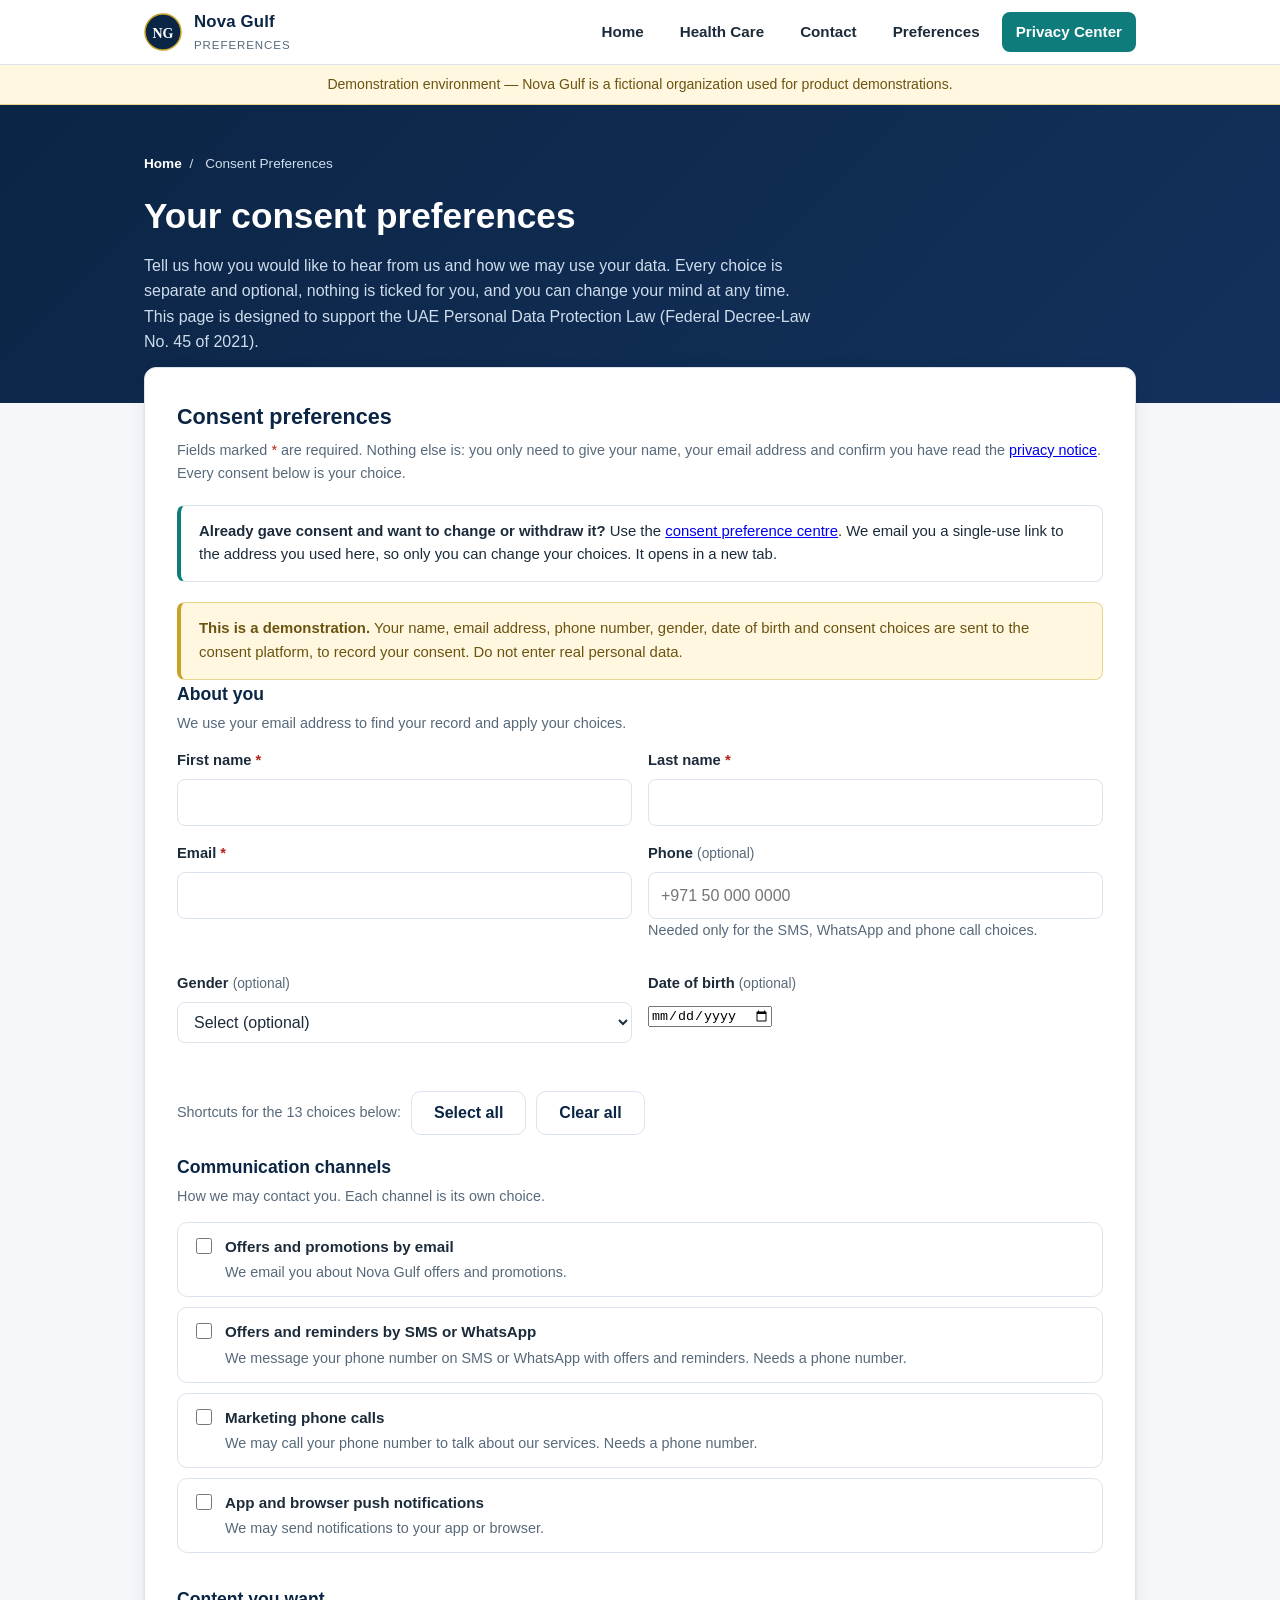
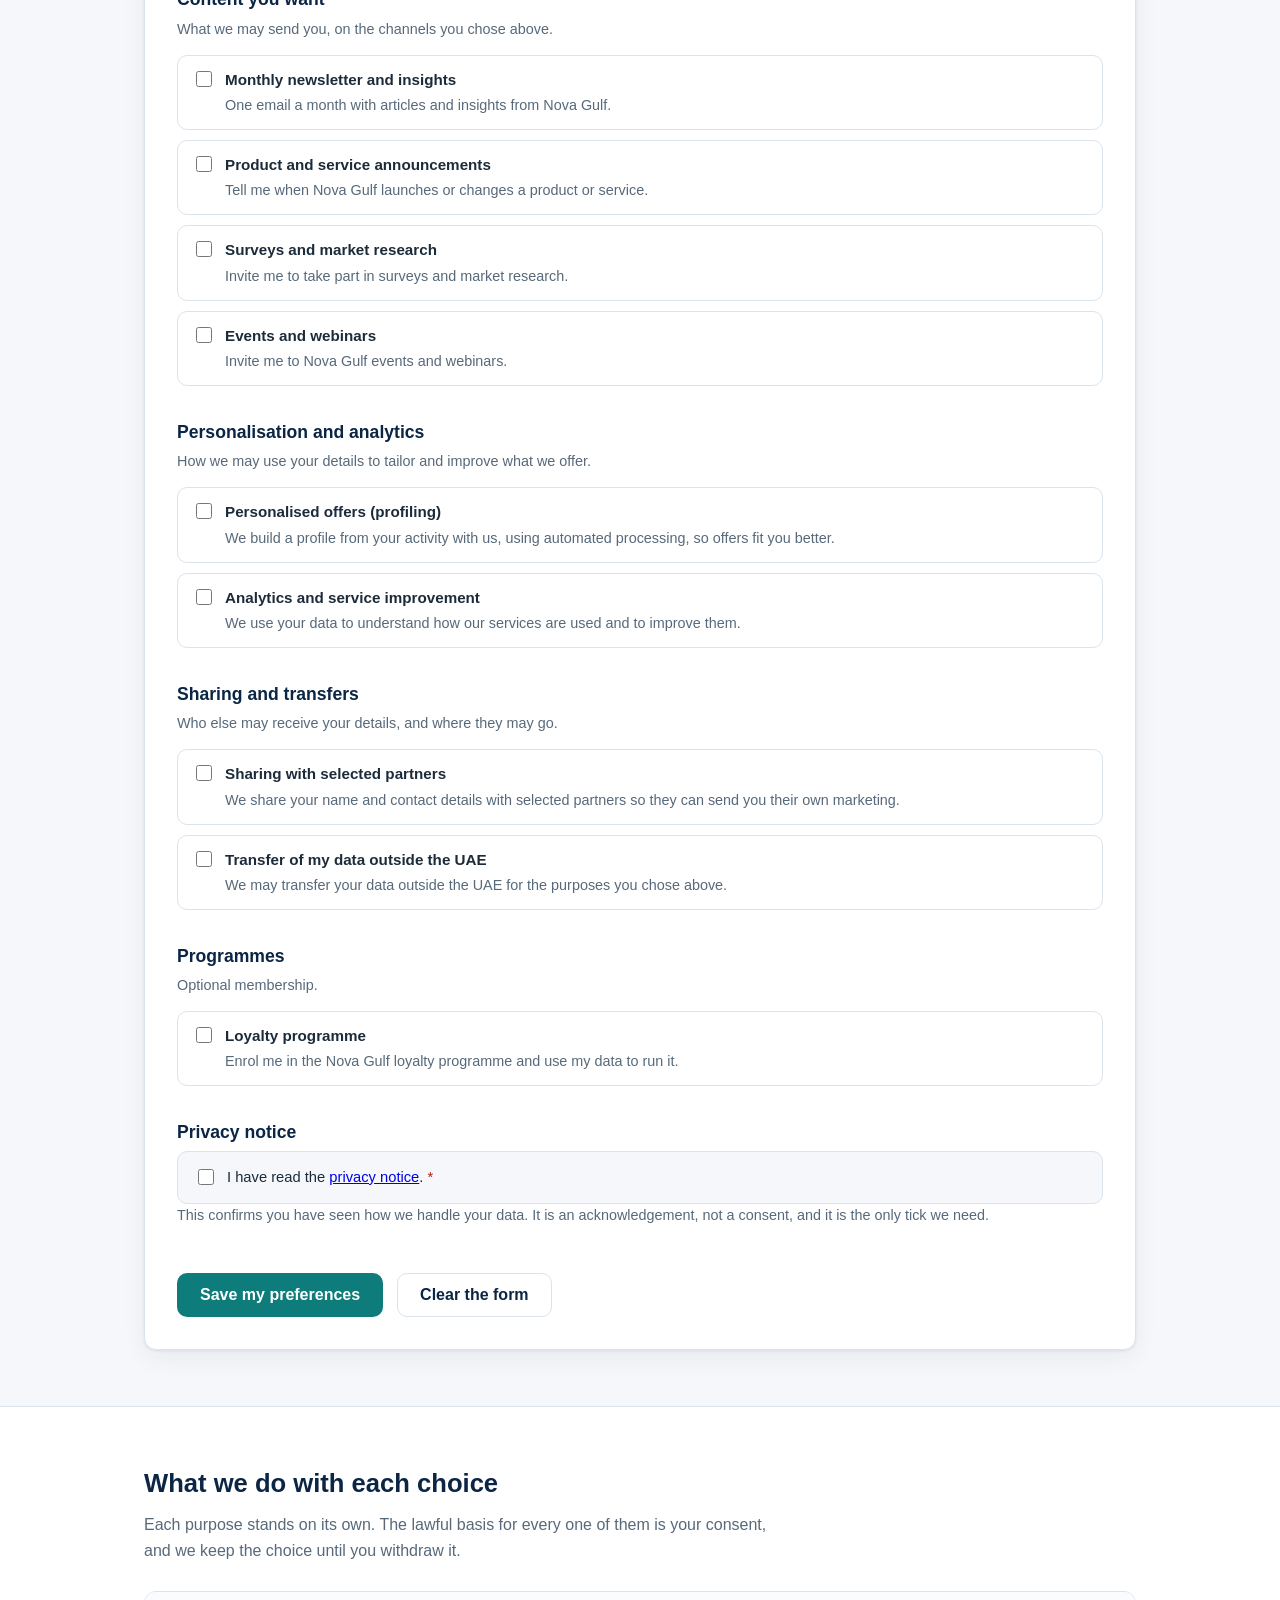
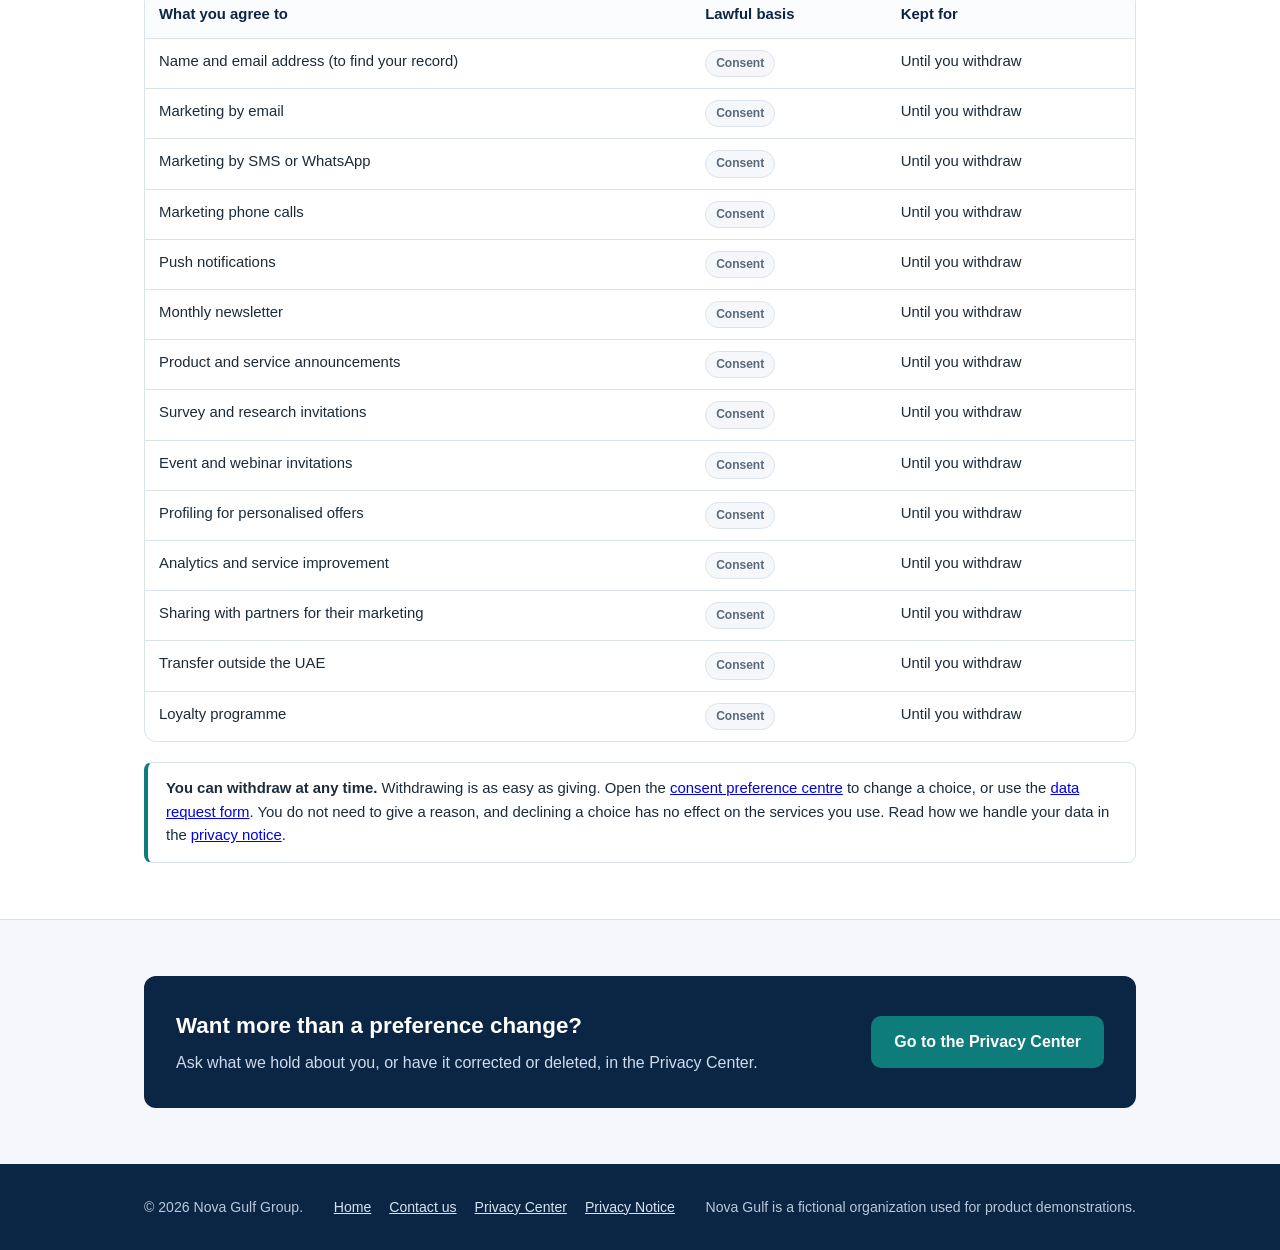
<file: preferences/index.html>
<!DOCTYPE html>
<html lang="en">
<head>
  <meta charset="UTF-8">

  <!-- Securiti cookie consent. Auto-blocking MUST stay the first script in <head>:
       no async, never inside a tag manager. The SDK loader follows it. -->
  <script type="text/javascript" src="https://cdn-prod.securiti.ai/consent/auto_blocking/99e6777b-d10d-44b4-a2a4-6ee50ad5d806/f7450d10-7ff8-49ae-b8f8-a1dac34dd97c.js"></script>
  <script>
  (function () {
    var s = document.createElement('script');
    s.src = 'https://cdn-prod.securiti.ai/consent/cookie-consent-sdk-loader.js';
    s.setAttribute('data-tenant-uuid', '99e6777b-d10d-44b4-a2a4-6ee50ad5d806');
    s.setAttribute('data-domain-uuid', 'f7450d10-7ff8-49ae-b8f8-a1dac34dd97c');
    s.setAttribute('data-backend-url', 'https://app.securiti.ai');
    s.setAttribute('data-skip-css', 'false');
    s.defer = true;
    var parent_node = document.head || document.body;
    parent_node.appendChild(s);
  })()
  </script>
  <meta name="viewport" content="width=device-width, initial-scale=1.0">
  <meta name="robots" content="noindex, nofollow">
  <title>Consent Preferences — Nova Gulf</title>
  <meta name="description" content="Choose how Nova Gulf may contact you and use your data. Every choice is separate, optional and can be withdrawn at any time.">
  <link rel="icon" href="../assets/favicon.svg" type="image/svg+xml">
  <link rel="stylesheet" href="../assets/css/style.css">
</head>
<body>

  <a class="skip-link" href="#main">Skip to content</a>

  <header class="site-header">
    <div class="container">
      <a class="brand" href="../index.html" aria-label="Nova Gulf home">
        <svg width="38" height="38" viewBox="0 0 38 38" role="img" aria-hidden="true" focusable="false">
          <circle cx="19" cy="19" r="18" fill="#0b2545"/>
          <circle cx="19" cy="19" r="18" fill="none" stroke="#c9a227" stroke-width="1.5"/>
          <text x="19" y="24.5" text-anchor="middle" font-family="Georgia, 'Times New Roman', serif" font-size="14" font-weight="700" fill="#ffffff">NG</text>
        </svg>
        <span class="brand-name">Nova Gulf<small>Preferences</small></span>
      </a>
      <nav class="site-nav" aria-label="Main navigation">
        <a href="../index.html">Home</a>
        <a href="../health-care/">Health Care</a>
        <a href="../contact/">Contact</a>
        <a href="./" aria-current="page">Preferences</a>
        <a href="../privacy-center/" class="nav-cta">Privacy Center</a>
      </nav>
    </div>
  </header>

  <div class="demo-banner">
    Demonstration environment — Nova Gulf is a fictional organization used for product demonstrations.
  </div>

  <section class="page-head">
    <div class="container">
      <nav class="breadcrumb" aria-label="Breadcrumb">
        <a href="../index.html">Home</a> <span aria-hidden="true">/</span>
        <span aria-current="page">Consent Preferences</span>
      </nav>
      <h1>Your consent preferences</h1>
      <p>
        Tell us how you would like to hear from us and how we may use your data. Every choice
        is separate and optional, nothing is ticked for you, and you can change your mind at
        any time. This page is designed to support the UAE Personal Data Protection Law
        (Federal Decree-Law No. 45 of 2021).
      </p>
    </div>
  </section>

  <main id="main">

    <div class="container">

      <form class="form-card" id="preferences-form" novalidate onsubmit="return false;">

        <h2 class="form-title">Consent preferences</h2>
        <p class="field-hint">
          Fields marked <span class="req" aria-hidden="true">*</span> are required. Nothing else is:
          you only need to give your name, your email address and confirm you have read the
          <a href="../privacy-notice/">privacy notice</a>. Every consent below is your choice.
        </p>

        <div class="callout">
          <strong>Already gave consent and want to change or withdraw it?</strong> Use the
          <a href="https://privacy-central.securiti.ai/#/form-access-preference/6f8b260e-3814-421c-9441-dfe3aa4ffce7/b6122ce3-578b-4684-ac3f-33167e9cfdb6" target="_blank" rel="noopener noreferrer">consent preference centre</a>. We email you a single-use link
          to the address you used here, so only you can change your choices. It opens in a new tab.
        </div>

        <div class="callout callout-warn">
          <strong>This is a demonstration.</strong> Your name, email address, phone number,
          gender, date of birth and consent choices are sent to the consent platform, to record
          your consent. Do not enter real personal data.
        </div>

        <div class="form-summary" id="form-summary" role="alert" aria-live="assertive" tabindex="-1" hidden></div>

        <fieldset>
          <legend>About you</legend>
          <p class="field-hint">We use your email address to find your record and apply your choices.</p>
          <div class="form-row">
            <div class="field">
              <label for="first-name">First name <span class="req" aria-hidden="true">*</span></label>
              <input type="text" id="first-name" name="first-name" autocomplete="given-name" required aria-describedby="err-first-name">
              <p class="field-error" id="err-first-name" aria-live="polite"></p>
            </div>
            <div class="field">
              <label for="last-name">Last name <span class="req" aria-hidden="true">*</span></label>
              <input type="text" id="last-name" name="last-name" autocomplete="family-name" required aria-describedby="err-last-name">
              <p class="field-error" id="err-last-name" aria-live="polite"></p>
            </div>
          </div>
          <div class="form-row">
            <div class="field">
              <label for="email">Email <span class="req" aria-hidden="true">*</span></label>
              <input type="email" id="email" name="email" autocomplete="email" required aria-describedby="err-email">
              <p class="field-error" id="err-email" aria-live="polite"></p>
            </div>
            <div class="field">
              <label for="phone">Phone <span class="field-optional">(optional)</span></label>
              <input type="tel" id="phone" name="phone" autocomplete="tel" placeholder="+971 50 000 0000" aria-describedby="hint-phone err-phone">
              <p class="field-hint" id="hint-phone">Needed only for the SMS, WhatsApp and phone call choices.</p>
              <p class="field-error" id="err-phone" aria-live="polite"></p>
            </div>
          </div>
          <div class="form-row">
            <div class="field">
              <label for="gender">Gender <span class="field-optional">(optional)</span></label>
              <select id="gender" name="gender">
                <option value="">Select (optional)</option>
                <option value="prefer-not-to-say">Prefer not to say</option>
                <option value="female">Female</option>
                <option value="male">Male</option>
                <option value="other">Other</option>
              </select>
            </div>
            <div class="field">
              <label for="dob">Date of birth <span class="field-optional">(optional)</span></label>
              <input type="date" id="dob" name="dob" autocomplete="bday" aria-describedby="err-dob">
              <p class="field-error" id="err-dob" aria-live="polite"></p>
            </div>
          </div>
        </fieldset>

        <div class="pref-bulk" role="group" aria-label="Shortcuts for the consent choices">
          <span class="pref-bulk-label">Shortcuts for the 13 choices below:</span>
          <button type="button" class="btn btn-secondary" id="btn-select-all">Select all</button>
          <button type="button" class="btn btn-secondary" id="btn-clear-all">Clear all</button>
        </div>

        <fieldset>
          <legend>Communication channels</legend>
          <p class="field-hint">How we may contact you. Each channel is its own choice.</p>
          <div class="checks pref-checks">
            <label class="check-item" for="consent-email-marketing">
              <input type="checkbox" id="consent-email-marketing" name="consent-email-marketing" data-consent>
              <span><strong>Offers and promotions by email</strong><span class="pref-desc">We email you about Nova Gulf offers and promotions.</span></span>
            </label>
            <label class="check-item" for="consent-sms-whatsapp">
              <input type="checkbox" id="consent-sms-whatsapp" name="consent-sms-whatsapp" data-consent>
              <span><strong>Offers and reminders by SMS or WhatsApp</strong><span class="pref-desc">We message your phone number on SMS or WhatsApp with offers and reminders. Needs a phone number.</span></span>
            </label>
            <label class="check-item" for="consent-phone-calls">
              <input type="checkbox" id="consent-phone-calls" name="consent-phone-calls" data-consent>
              <span><strong>Marketing phone calls</strong><span class="pref-desc">We may call your phone number to talk about our services. Needs a phone number.</span></span>
            </label>
            <label class="check-item" for="consent-push-notifications">
              <input type="checkbox" id="consent-push-notifications" name="consent-push-notifications" data-consent>
              <span><strong>App and browser push notifications</strong><span class="pref-desc">We may send notifications to your app or browser.</span></span>
            </label>
          </div>
        </fieldset>

        <fieldset>
          <legend>Content you want</legend>
          <p class="field-hint">What we may send you, on the channels you chose above.</p>
          <div class="checks pref-checks">
            <label class="check-item" for="consent-newsletter">
              <input type="checkbox" id="consent-newsletter" name="consent-newsletter" data-consent>
              <span><strong>Monthly newsletter and insights</strong><span class="pref-desc">One email a month with articles and insights from Nova Gulf.</span></span>
            </label>
            <label class="check-item" for="consent-product-updates">
              <input type="checkbox" id="consent-product-updates" name="consent-product-updates" data-consent>
              <span><strong>Product and service announcements</strong><span class="pref-desc">Tell me when Nova Gulf launches or changes a product or service.</span></span>
            </label>
            <label class="check-item" for="consent-surveys">
              <input type="checkbox" id="consent-surveys" name="consent-surveys" data-consent>
              <span><strong>Surveys and market research</strong><span class="pref-desc">Invite me to take part in surveys and market research.</span></span>
            </label>
            <label class="check-item" for="consent-events">
              <input type="checkbox" id="consent-events" name="consent-events" data-consent>
              <span><strong>Events and webinars</strong><span class="pref-desc">Invite me to Nova Gulf events and webinars.</span></span>
            </label>
          </div>
        </fieldset>

        <fieldset>
          <legend>Personalisation and analytics</legend>
          <p class="field-hint">How we may use your details to tailor and improve what we offer.</p>
          <div class="checks pref-checks">
            <label class="check-item" for="consent-personalised-offers">
              <input type="checkbox" id="consent-personalised-offers" name="consent-personalised-offers" data-consent>
              <span><strong>Personalised offers (profiling)</strong><span class="pref-desc">We build a profile from your activity with us, using automated processing, so offers fit you better.</span></span>
            </label>
            <label class="check-item" for="consent-analytics-research">
              <input type="checkbox" id="consent-analytics-research" name="consent-analytics-research" data-consent>
              <span><strong>Analytics and service improvement</strong><span class="pref-desc">We use your data to understand how our services are used and to improve them.</span></span>
            </label>
          </div>
        </fieldset>

        <fieldset>
          <legend>Sharing and transfers</legend>
          <p class="field-hint">Who else may receive your details, and where they may go.</p>
          <div class="checks pref-checks">
            <label class="check-item" for="consent-partner-sharing">
              <input type="checkbox" id="consent-partner-sharing" name="consent-partner-sharing" data-consent>
              <span><strong>Sharing with selected partners</strong><span class="pref-desc">We share your name and contact details with selected partners so they can send you their own marketing.</span></span>
            </label>
            <label class="check-item" for="consent-cross-border">
              <input type="checkbox" id="consent-cross-border" name="consent-cross-border" data-consent>
              <span><strong>Transfer of my data outside the UAE</strong><span class="pref-desc">We may transfer your data outside the UAE for the purposes you chose above.</span></span>
            </label>
          </div>
        </fieldset>

        <fieldset>
          <legend>Programmes</legend>
          <p class="field-hint">Optional membership.</p>
          <div class="checks pref-checks">
            <label class="check-item" for="consent-loyalty">
              <input type="checkbox" id="consent-loyalty" name="consent-loyalty" data-consent>
              <span><strong>Loyalty programme</strong><span class="pref-desc">Enrol me in the Nova Gulf loyalty programme and use my data to run it.</span></span>
            </label>
          </div>
        </fieldset>

        <fieldset>
          <legend>Privacy notice</legend>
          <label class="declaration" for="ack-privacy-notice">
            <input type="checkbox" id="ack-privacy-notice" name="ack-privacy-notice" required aria-describedby="err-ack-privacy-notice">
            <span>
              I have read the <a href="../privacy-notice/">privacy notice</a>.
              <span class="req" aria-hidden="true">*</span>
            </span>
          </label>
          <p class="field-hint">
            This confirms you have seen how we handle your data. It is an acknowledgement, not a consent, and it is the only tick we need.
          </p>
          <p class="field-error" id="err-ack-privacy-notice" aria-live="polite"></p>
        </fieldset>

        <div class="form-actions">
          <button type="submit" class="btn btn-primary">Save my preferences</button>
          <button type="reset" class="btn btn-secondary">Clear the form</button>
        </div>
        <p class="form-error" id="form-error" role="alert"></p>

      </form>

      <div class="confirm-panel wifi-confirm" id="confirm-panel" tabindex="-1" role="region" aria-label="Consent receipt">
        <h2>Your preferences are recorded</h2>
        <p>
          This is your consent receipt. Nothing is stored in your browser, so keep a copy if you
          want one. You can change or withdraw any choice at any time through the <a href="https://privacy-central.securiti.ai/#/form-access-preference/6f8b260e-3814-421c-9441-dfe3aa4ffce7/b6122ce3-578b-4684-ac3f-33167e9cfdb6" target="_blank" rel="noopener noreferrer">consent preference centre</a>.
        </p>
        <span class="confirm-ref" id="confirm-ref">—</span>

        <table class="confirm-summary">
          <caption>Receipt and identity</caption>
          <tbody id="confirm-session-body"></tbody>
        </table>

        <table class="confirm-summary consent-table">
          <caption>Consent — one decision per purpose</caption>
          <thead>
            <tr><th scope="col">Purpose</th><th scope="col" class="col-basis">Lawful basis</th><th scope="col">Your decision</th></tr>
          </thead>
          <tbody id="confirm-consent-body"></tbody>
        </table>

        <div class="confirm-actions">
          <button type="button" class="btn btn-secondary" id="btn-copy">Copy this receipt</button>
          <button type="button" class="btn btn-primary" id="btn-again">Start over</button>
        </div>
      </div>

    </div>

    <section class="section section-alt">
      <div class="container">
        <h2>What we do with each choice</h2>
        <p class="section-intro">
          Each purpose stands on its own. The lawful basis for every one of them is your
          consent, and we keep the choice until you withdraw it.
        </p>
        <div class="table-wrap">
          <table class="data-table">
            <caption class="visually-hidden">Purpose, lawful basis and retention for each consent choice</caption>
            <thead>
              <tr><th scope="col">What you agree to</th><th scope="col">Lawful basis</th><th scope="col">Kept for</th></tr>
            </thead>
            <tbody>
              <tr><td>Name and email address (to find your record)</td><td><span class="pill">Consent</span></td><td>Until you withdraw</td></tr>
              <tr><td>Marketing by email</td><td><span class="pill">Consent</span></td><td>Until you withdraw</td></tr>
              <tr><td>Marketing by SMS or WhatsApp</td><td><span class="pill">Consent</span></td><td>Until you withdraw</td></tr>
              <tr><td>Marketing phone calls</td><td><span class="pill">Consent</span></td><td>Until you withdraw</td></tr>
              <tr><td>Push notifications</td><td><span class="pill">Consent</span></td><td>Until you withdraw</td></tr>
              <tr><td>Monthly newsletter</td><td><span class="pill">Consent</span></td><td>Until you withdraw</td></tr>
              <tr><td>Product and service announcements</td><td><span class="pill">Consent</span></td><td>Until you withdraw</td></tr>
              <tr><td>Survey and research invitations</td><td><span class="pill">Consent</span></td><td>Until you withdraw</td></tr>
              <tr><td>Event and webinar invitations</td><td><span class="pill">Consent</span></td><td>Until you withdraw</td></tr>
              <tr><td>Profiling for personalised offers</td><td><span class="pill">Consent</span></td><td>Until you withdraw</td></tr>
              <tr><td>Analytics and service improvement</td><td><span class="pill">Consent</span></td><td>Until you withdraw</td></tr>
              <tr><td>Sharing with partners for their marketing</td><td><span class="pill">Consent</span></td><td>Until you withdraw</td></tr>
              <tr><td>Transfer outside the UAE</td><td><span class="pill">Consent</span></td><td>Until you withdraw</td></tr>
              <tr><td>Loyalty programme</td><td><span class="pill">Consent</span></td><td>Until you withdraw</td></tr>
            </tbody>
          </table>
        </div>
        <div class="callout">
          <strong>You can withdraw at any time.</strong> Withdrawing is as easy as giving. Open the
          <a href="https://privacy-central.securiti.ai/#/form-access-preference/6f8b260e-3814-421c-9441-dfe3aa4ffce7/b6122ce3-578b-4684-ac3f-33167e9cfdb6" target="_blank" rel="noopener noreferrer">consent preference centre</a> to change a choice, or use the
          <a href="../dsr-request/">data request form</a>. You do not need to give a reason, and
          declining a choice has no effect on the services you use. Read how we handle your data in the
          <a href="../privacy-notice/">privacy notice</a>.
        </div>
      </div>
    </section>

    <section class="section">
      <div class="container">
        <div class="contact-band">
          <div>
            <h2>Want more than a preference change?</h2>
            <p>Ask what we hold about you, or have it corrected or deleted, in the Privacy Center.</p>
          </div>
          <a href="../privacy-center/" class="btn btn-primary">Go to the Privacy Center</a>
        </div>
      </div>
    </section>

  </main>

  <footer class="site-footer">
    <div class="container">
      <span>© 2026 Nova Gulf Group.</span>
      <span class="footer-links">
        <a href="../index.html">Home</a>
        <a href="../contact/">Contact us</a>
        <a href="../privacy-center/">Privacy Center</a>
        <a href="../privacy-notice/">Privacy Notice</a>
      </span>
      <span>Nova Gulf is a fictional organization used for product demonstrations.</span>
    </div>
  </footer>

  <!-- Inline on purpose: Securiti auto-blocking holds any external script it has not categorised, which would leave this form without its handler until consent is given. -->
  <script>
/* Nova Gulf — consent preferences (static demo).

   Validates the form and renders a consent receipt in the browser. Nothing is
   stored (no cookies, no web storage) and this script makes no network call.
   Securiti Form Consent (the snippet at the foot of the page) records the email
   address and the consent choices on submit.

   Why the form is hidden only after a delay: Securiti Form Consent reads the
   ticked boxes after this handler returns. Hiding the form first makes it read
   every box as unticked and record a Decline for each purpose. Same pattern as
   wifi.js. Keep the purpose list in step with the "What we do with each choice"
   table on the page. */

const PREFERENCES_CONFIG = {
  organizationName: "Nova Gulf",
  purposes: [
    { field: "consent-email-marketing", label: "Marketing by email", basis: "Consent" },
    { field: "consent-sms-whatsapp", label: "Marketing by SMS or WhatsApp", basis: "Consent" },
    { field: "consent-phone-calls", label: "Marketing phone calls", basis: "Consent" },
    { field: "consent-push-notifications", label: "Push notifications", basis: "Consent" },
    { field: "consent-newsletter", label: "Monthly newsletter", basis: "Consent" },
    { field: "consent-product-updates", label: "Product and service announcements", basis: "Consent" },
    { field: "consent-surveys", label: "Survey and research invitations", basis: "Consent" },
    { field: "consent-events", label: "Event and webinar invitations", basis: "Consent" },
    { field: "consent-personalised-offers", label: "Profiling for personalised offers", basis: "Consent" },
    { field: "consent-analytics-research", label: "Analytics and service improvement", basis: "Consent" },
    { field: "consent-partner-sharing", label: "Sharing with partners for their marketing", basis: "Consent" },
    { field: "consent-cross-border", label: "Transfer outside the UAE", basis: "Consent" },
    { field: "consent-loyalty", label: "Loyalty programme", basis: "Consent" }
  ],
};

(function () {
  "use strict";

  const form = document.getElementById("preferences-form");
  const panel = document.getElementById("confirm-panel");
  const errorEl = document.getElementById("form-error");
  const summaryEl = document.getElementById("form-summary");
  let lastReceipt = null;

  function setFieldError(id, message) {
    const input = document.getElementById(id);
    const err = document.getElementById("err-" + id);
    if (err) err.textContent = message || "";
    if (input) {
      if (message) input.setAttribute("aria-invalid", "true");
      else input.removeAttribute("aria-invalid");
    }
  }

  function clearErrors() {
    ["first-name", "last-name", "email", "phone", "dob", "ack-privacy-notice"].forEach(function (id) {
      setFieldError(id, "");
    });
    summaryEl.textContent = "";
    summaryEl.hidden = true;
    errorEl.textContent = "";
    errorEl.classList.remove("visible");
  }

  function makeReference() {
    const year = new Date().getFullYear();
    return "PREF-" + year + "-" + String(Math.floor(100000 + Math.random() * 900000));
  }

  function addRows(tbody, rows) {
    tbody.innerHTML = "";
    rows.forEach(function (cells) {
      const tr = document.createElement("tr");
      cells.forEach(function (value, index) {
        const cell = document.createElement(index === 0 ? "th" : "td");
        if (index === 0) cell.scope = "row";
        cell.textContent = value;
        tr.appendChild(cell);
      });
      tbody.appendChild(tr);
    });
  }

  function renderReceipt(r) {
    const rows = [
      ["Reference", r.reference],
      ["Recorded", r.submittedAt],
      ["Name", r.name],
      ["Email", r.email],
    ];
    if (r.phone) rows.push(["Phone", r.phone]);
    if (r.gender) rows.push(["Gender", r.gender]);
    if (r.dob) rows.push(["Date of birth", r.dob]);
    rows.push(["Privacy notice", "Read and acknowledged"]);
    addRows(document.getElementById("confirm-session-body"), rows);

    const consent = PREFERENCES_CONFIG.purposes.map(function (p) {
      return [p.label, p.basis, r.choices[p.field] ? "Granted" : "Not granted"];
    });
    addRows(document.getElementById("confirm-consent-body"), consent);
    document.getElementById("confirm-ref").textContent = r.reference;
  }

  function formatReceipt(r) {
    const lines = [
      "Consent receipt — " + PREFERENCES_CONFIG.organizationName,
      "Reference: " + r.reference,
      "Recorded: " + r.submittedAt,
      "",
      "Name: " + r.name,
      "Email: " + r.email,
    ];
    if (r.phone) lines.push("Phone: " + r.phone);
    if (r.gender) lines.push("Gender: " + r.gender);
    if (r.dob) lines.push("Date of birth: " + r.dob);
    lines.push("Privacy notice: read and acknowledged", "", "Consent");
    PREFERENCES_CONFIG.purposes.forEach(function (p) {
      lines.push("  " + p.label + " (" + p.basis + "): " + (r.choices[p.field] ? "Granted" : "Not granted"));
    });
    return lines.join("\n");
  }

  function setAll(checked) {
    PREFERENCES_CONFIG.purposes.forEach(function (p) {
      form.elements[p.field].checked = checked;
    });
  }

  document.getElementById("btn-select-all").addEventListener("click", function () { setAll(true); });
  document.getElementById("btn-clear-all").addEventListener("click", function () { setAll(false); });

  form.addEventListener("submit", function (event) {
    event.preventDefault();
    clearErrors();

    const first = form.elements["first-name"].value.trim();
    const last = form.elements["last-name"].value.trim();
    const email = form.elements["email"].value.trim();
    const phone = form.elements["phone"].value.trim();
    const gender = form.elements["gender"].value;
    const dob = form.elements["dob"].value;

    const problems = [];
    function problem(id, message) {
      setFieldError(id, message);
      problems.push({ id: id, message: message });
    }

    if (!first) problem("first-name", "Please enter your first name.");
    if (!last) problem("last-name", "Please enter your last name.");
    if (!email) problem("email", "Please enter your email address.");
    else if (!/^[^\s@]+@[^\s@]+\.[^\s@]+$/.test(email)) problem("email", "That email address does not look right.");
    if (phone && phone.replace(/[^0-9]/g, "").length < 7) problem("phone", "That phone number looks too short. Leave it blank if you prefer.");
    if (dob && dob > new Date().toISOString().slice(0, 10)) problem("dob", "Date of birth cannot be in the future.");
    if (!form.elements["ack-privacy-notice"].checked) problem("ack-privacy-notice", "Please confirm you have read the privacy notice.");

    if (problems.length) {
      summaryEl.textContent = "Please fix " + problems.length + (problems.length === 1 ? " item" : " items") + ": " +
        problems.map(function (p) { return p.message; }).join(" ");
      summaryEl.hidden = false;
      document.getElementById(problems[0].id).focus();
      return;
    }

    const choices = {};
    PREFERENCES_CONFIG.purposes.forEach(function (p) {
      choices[p.field] = form.elements[p.field].checked;
    });

    lastReceipt = {
      reference: makeReference(),
      submittedAt: new Date().toLocaleString("en-GB", { dateStyle: "medium", timeStyle: "short" }),
      name: first + " " + last,
      email: email,
      phone: phone,
      gender: gender ? form.elements["gender"].selectedOptions[0].textContent : "",
      dob: dob,
      choices: choices,
    };

    renderReceipt(lastReceipt);

    window.setTimeout(function () {
      form.hidden = true;
      panel.classList.add("visible");
      panel.focus();
    }, 800);
  });

  form.addEventListener("reset", clearErrors);

  document.getElementById("btn-copy").addEventListener("click", function () {
    if (!lastReceipt) return;
    const button = this;
    const text = formatReceipt(lastReceipt);

    function restore(label) {
      button.textContent = label;
      window.setTimeout(function () { button.textContent = "Copy this receipt"; }, 2500);
    }

    function fallbackCopy() {
      const area = document.createElement("textarea");
      area.value = text;
      area.setAttribute("readonly", "");
      area.style.position = "fixed";
      area.style.left = "-9999px";
      document.body.appendChild(area);
      area.select();
      try {
        document.execCommand("copy");
        restore("Copied ✓");
      } catch (err) {
        restore("Copy failed — select the tables above");
      }
      document.body.removeChild(area);
    }

    if (navigator.clipboard && navigator.clipboard.writeText) {
      navigator.clipboard.writeText(text).then(function () { restore("Copied ✓"); }).catch(fallbackCopy);
    } else {
      fallbackCopy();
    }
  });

  document.getElementById("btn-again").addEventListener("click", function () {
    form.reset();
    clearErrors();
    panel.classList.remove("visible");
    form.hidden = false;
    form.elements["first-name"].focus();
  });
})();

  </script>

  <!-- Cookie tag layer — demonstration only, see assets/js/tag-*.js. Same twelve scripts as the home page. -->
  <script src="../assets/js/tag-analytics.js"></script>
  <script src="../assets/js/tag-advertising.js"></script>
  <script src="../assets/js/tag-performance.js"></script>
  <script src="../assets/js/tag-social.js"></script>
  <script src="../assets/js/tag-essential.js"></script>
  <script src="../assets/js/tag-functional.js"></script>
  <script src="../assets/js/tag-marketing-automation.js"></script>
  <script src="../assets/js/tag-abtesting.js"></script>
  <script src="../assets/js/tag-embeds.js"></script>
  <script src="../assets/js/tag-geolocation.js"></script>
  <script src="../assets/js/tag-biometrics.js"></script>
  <script src="../assets/js/tag-unclassified.js"></script>

  <!-- Securiti Form Consent: generated from the console (Universal Consent > Form-Based Consents > NovaGulfPreferences). Regenerate when the form fields change. -->
  <script src='https://cdn-prod.securiti.ai/consent/form-consent-sdk.js'></script>
<script>
window.addEventListener('load', function() {
    FormConsentSDK.initialize({
        codeGenMetadata:{"formPropertyId":"2","formSelector":"[id*=\"preferences-form\"]","subjectIdentifiers":[{"name":"email","selector":"#email","isPrimary":true},{"name":"phone","selector":"#phone","isPrimary":false},{"name":"first-name","selector":"#first-name","isPrimary":false},{"name":"last-name","selector":"#last-name","isPrimary":false},{"name":"dob","selector":"#dob","isPrimary":false},{"name":"gender","selector":"#gender","isPrimary":false}],"consentIdentifiers":[{"type":"checkbox","name":"consent-email-marketing","selector":"#consent-email-marketing","propertyId":606,"consentValue":"checked"},{"type":"checkbox","name":"consent-newsletter","selector":"#consent-newsletter","propertyId":607,"consentValue":"checked"},{"type":"checkbox","name":"consent-product-updates","selector":"#consent-product-updates","propertyId":608,"consentValue":"checked"},{"type":"checkbox","name":"consent-sms-whatsapp","selector":"#consent-sms-whatsapp","propertyId":609,"consentValue":"checked"},{"type":"checkbox","name":"consent-phone-calls","selector":"#consent-phone-calls","propertyId":610,"consentValue":"checked"},{"type":"checkbox","name":"consent-push-notifications","selector":"#consent-push-notifications","propertyId":611,"consentValue":"checked"},{"type":"checkbox","name":"consent-personalised-offers","selector":"#consent-personalised-offers","propertyId":612,"consentValue":"checked"},{"type":"checkbox","name":"consent-analytics-research","selector":"#consent-analytics-research","propertyId":613,"consentValue":"checked"},{"type":"checkbox","name":"consent-surveys","selector":"#consent-surveys","propertyId":614,"consentValue":"checked"},{"type":"checkbox","name":"consent-events","selector":"#consent-events","propertyId":615,"consentValue":"checked"},{"type":"checkbox","name":"consent-loyalty","selector":"#consent-loyalty","propertyId":616,"consentValue":"checked"},{"type":"checkbox","name":"consent-partner-sharing","selector":"#consent-partner-sharing","propertyId":617,"consentValue":"checked"},{"type":"checkbox","name":"consent-cross-border","selector":"#consent-cross-border","propertyId":618,"consentValue":"checked"}],"consentTrigger":{"action":"submit","selector":""}},
        url: 'https://app.securiti.ai/privaci/v1/',
        cmpQuill:'6f8b260e-3814-421c-9441-dfe3aa4ffce7',
        orgId:'1',
        onConsentSuccess: null,
        onConsentFailure: null
    })
})
</script>

</body>
</html>
</file>
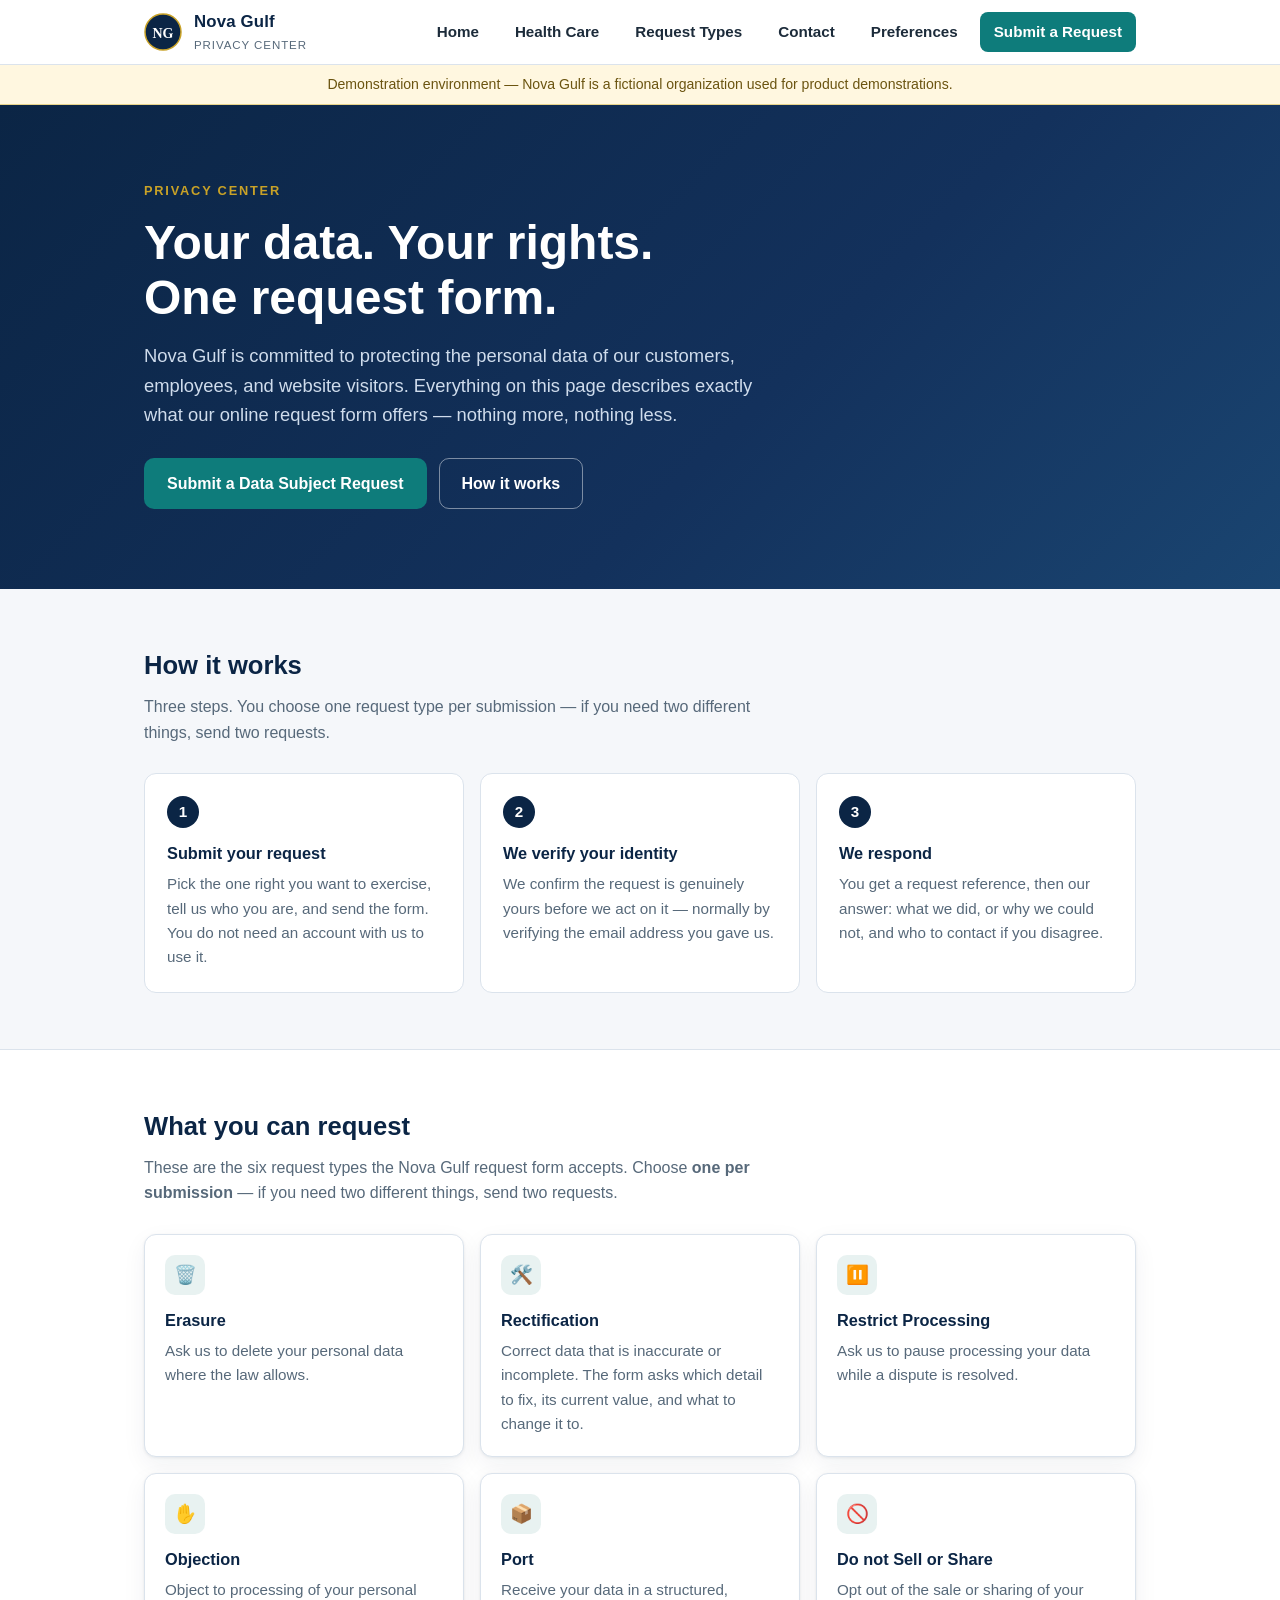
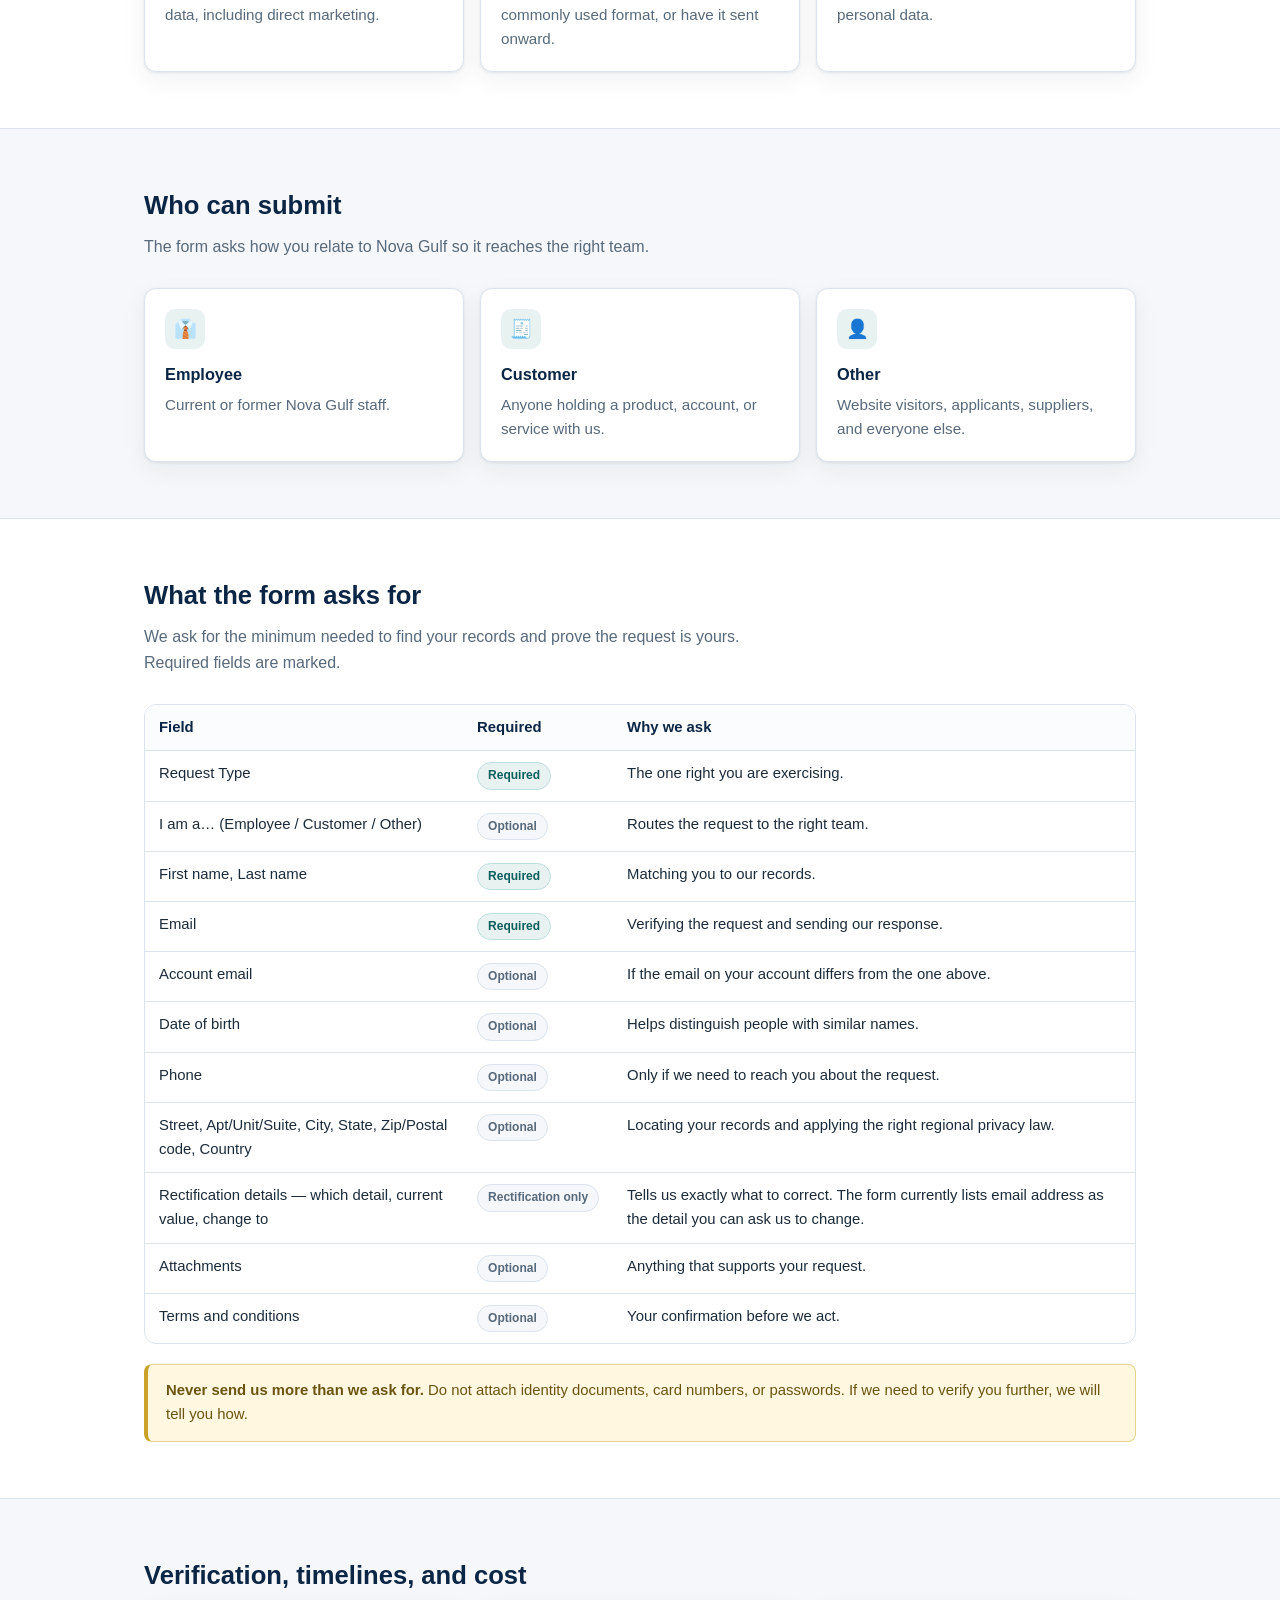
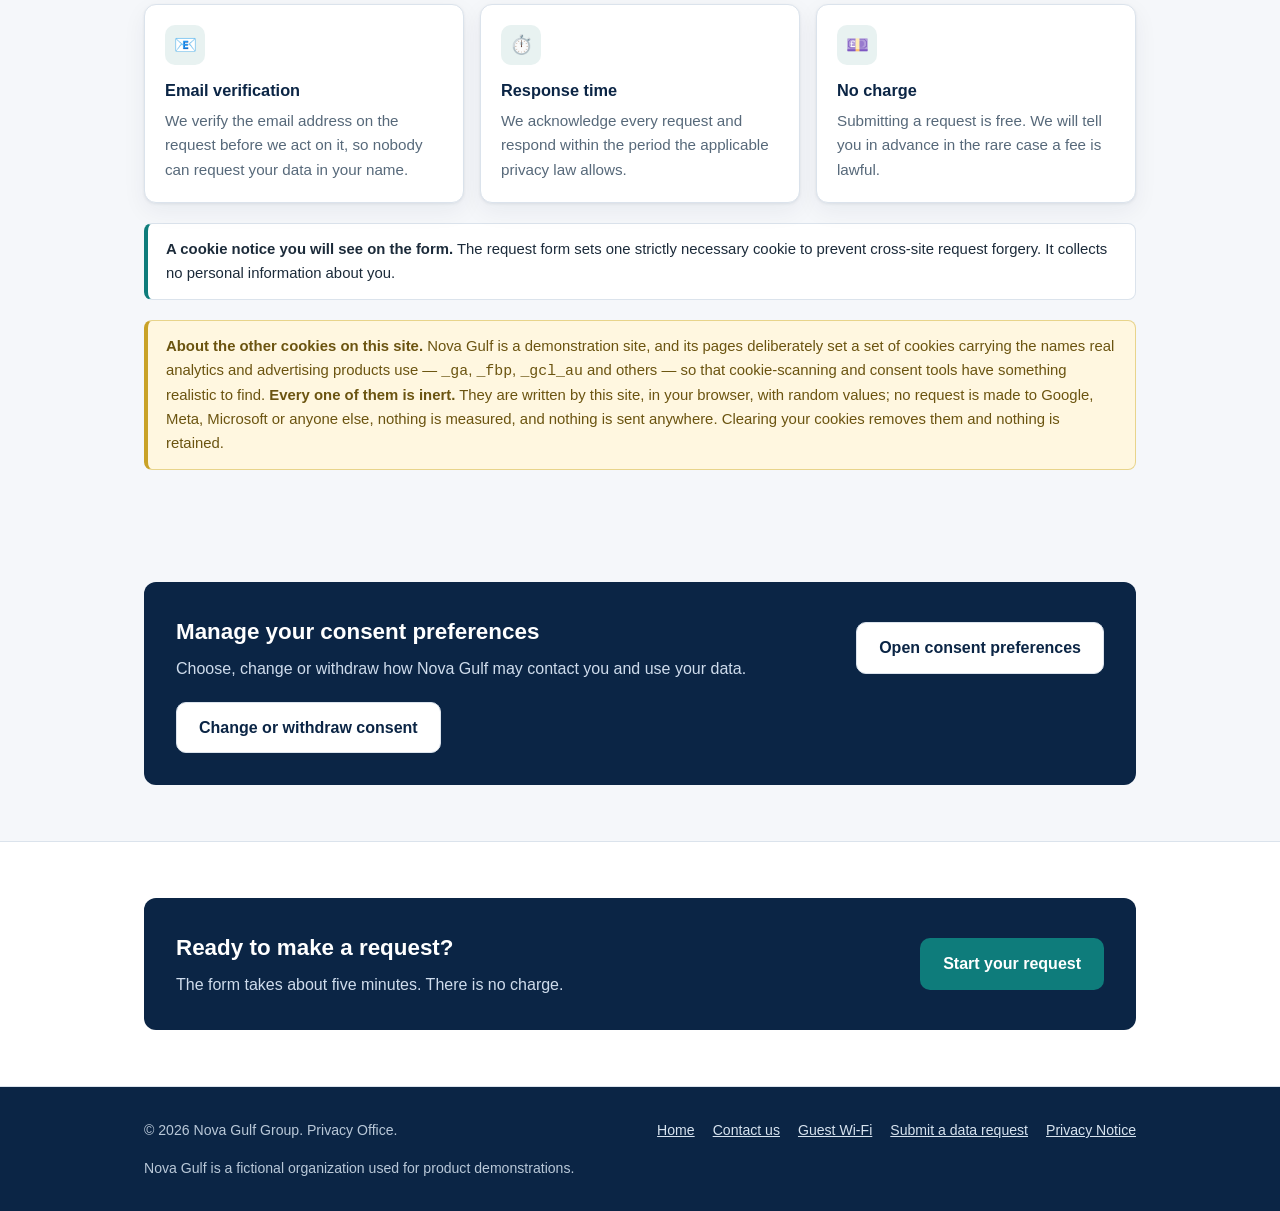
<file: privacy-center/index.html>
<!DOCTYPE html>
<html lang="en">
<head>
  <meta charset="UTF-8">

  <!-- Securiti cookie consent. Auto-blocking MUST stay the first script in <head>:
       no async, never inside a tag manager. The SDK loader follows it. -->
  <script type="text/javascript" src="https://cdn-prod.securiti.ai/consent/auto_blocking/99e6777b-d10d-44b4-a2a4-6ee50ad5d806/f7450d10-7ff8-49ae-b8f8-a1dac34dd97c.js"></script>
  <script>
  (function () {
    var s = document.createElement('script');
    s.src = 'https://cdn-prod.securiti.ai/consent/cookie-consent-sdk-loader.js';
    s.setAttribute('data-tenant-uuid', '99e6777b-d10d-44b4-a2a4-6ee50ad5d806');
    s.setAttribute('data-domain-uuid', 'f7450d10-7ff8-49ae-b8f8-a1dac34dd97c');
    s.setAttribute('data-backend-url', 'https://app.securiti.ai');
    s.setAttribute('data-skip-css', 'false');
    s.defer = true;
    var parent_node = document.head || document.body;
    parent_node.appendChild(s);
  })()
  </script>
  <meta name="viewport" content="width=device-width, initial-scale=1.0">
  <meta name="robots" content="noindex, nofollow">
  <title>Privacy Center — Nova Gulf</title>
  <meta name="description" content="Nova Gulf Privacy Center: the data subject request types you can submit, what the form asks for, how we verify you, and how long we take to respond.">
  <link rel="icon" href="../assets/favicon.svg" type="image/svg+xml">
  <link rel="stylesheet" href="../assets/css/style.css">
</head>
<body>

  <a class="skip-link" href="#main">Skip to content</a>

  <header class="site-header">
    <div class="container">
      <a class="brand" href="../index.html" aria-label="Nova Gulf home">
        <svg width="38" height="38" viewBox="0 0 38 38" role="img" aria-hidden="true" focusable="false">
          <circle cx="19" cy="19" r="18" fill="#0b2545"/>
          <circle cx="19" cy="19" r="18" fill="none" stroke="#c9a227" stroke-width="1.5"/>
          <text x="19" y="24.5" text-anchor="middle" font-family="Georgia, 'Times New Roman', serif" font-size="14" font-weight="700" fill="#ffffff">NG</text>
        </svg>
        <span class="brand-name">Nova Gulf<small>Privacy Center</small></span>
      </a>
      <nav class="site-nav" aria-label="Main navigation">
        <a href="../index.html">Home</a>
        <a href="../health-care/">Health Care</a>
        <a href="#requests">Request Types</a>
        <a href="../contact/">Contact</a>
        <a href="../preferences/">Preferences</a>
        <a href="../dsr-request/" class="nav-cta">Submit a Request</a>
      </nav>
    </div>
  </header>

  <div class="demo-banner">
    Demonstration environment — Nova Gulf is a fictional organization used for product demonstrations.
  </div>

  <main id="main">

  <section class="hero">
    <div class="container">
      <p class="eyebrow">Privacy Center</p>
      <h1>Your data. Your rights.<br>One request form.</h1>
      <p class="lead">
        Nova Gulf is committed to protecting the personal data of our customers,
        employees, and website visitors. Everything on this page describes exactly
        what our online request form offers — nothing more, nothing less.
      </p>
      <div class="hero-actions">
        <a href="../dsr-request/" class="btn btn-primary">Submit a Data Subject Request</a>
        <a href="#how" class="btn btn-ghost">How it works</a>
      </div>
    </div>
  </section>

  <section class="section" id="how">
    <div class="container">
      <h2>How it works</h2>
      <p class="section-intro">
        Three steps. You choose one request type per submission — if you need two
        different things, send two requests.
      </p>
      <div class="steps">
        <div class="step">
          <h3>Submit your request</h3>
          <p>Pick the one right you want to exercise, tell us who you are, and send the form. You do not need an account with us to use it.</p>
        </div>
        <div class="step">
          <h3>We verify your identity</h3>
          <p>We confirm the request is genuinely yours before we act on it — normally by verifying the email address you gave us.</p>
        </div>
        <div class="step">
          <h3>We respond</h3>
          <p>You get a request reference, then our answer: what we did, or why we could not, and who to contact if you disagree.</p>
        </div>
      </div>
    </div>
  </section>

  <section class="section section-alt" id="requests">
    <div class="container">
      <h2>What you can request</h2>
      <p class="section-intro">
        These are the six request types the Nova Gulf request form accepts.
        Choose <strong>one per submission</strong> — if you need two different things,
        send two requests.
      </p>
      <div class="cards">
        <div class="card"><span class="card-icon" aria-hidden="true">🗑️</span>
          <h3>Erasure</h3>
          <p>Ask us to delete your personal data where the law allows.</p></div>
        <div class="card"><span class="card-icon" aria-hidden="true">🛠️</span>
          <h3>Rectification</h3>
          <p>Correct data that is inaccurate or incomplete. The form asks which detail to fix, its current value, and what to change it to.</p></div>
        <div class="card"><span class="card-icon" aria-hidden="true">⏸️</span>
          <h3>Restrict Processing</h3>
          <p>Ask us to pause processing your data while a dispute is resolved.</p></div>
        <div class="card"><span class="card-icon" aria-hidden="true">✋</span>
          <h3>Objection</h3>
          <p>Object to processing of your personal data, including direct marketing.</p></div>
        <div class="card"><span class="card-icon" aria-hidden="true">📦</span>
          <h3>Port</h3>
          <p>Receive your data in a structured, commonly used format, or have it sent onward.</p></div>
        <div class="card"><span class="card-icon" aria-hidden="true">🚫</span>
          <h3>Do not Sell or Share</h3>
          <p>Opt out of the sale or sharing of your personal data.</p></div>
      </div>
    </div>
  </section>

  <section class="section">
    <div class="container">
      <h2>Who can submit</h2>
      <p class="section-intro">
        The form asks how you relate to Nova Gulf so it reaches the right team.
      </p>
      <div class="cards cards-3">
        <div class="card"><span class="card-icon" aria-hidden="true">👔</span>
          <h3>Employee</h3>
          <p>Current or former Nova Gulf staff.</p></div>
        <div class="card"><span class="card-icon" aria-hidden="true">🧾</span>
          <h3>Customer</h3>
          <p>Anyone holding a product, account, or service with us.</p></div>
        <div class="card"><span class="card-icon" aria-hidden="true">👤</span>
          <h3>Other</h3>
          <p>Website visitors, applicants, suppliers, and everyone else.</p></div>
      </div>
    </div>
  </section>

  <section class="section section-alt">
    <div class="container">
      <h2>What the form asks for</h2>
      <p class="section-intro">
        We ask for the minimum needed to find your records and prove the request is
        yours. Required fields are marked.
      </p>
      <div class="table-wrap">
        <table class="data-table">
          <caption class="visually-hidden">Fields on the Nova Gulf data subject request form</caption>
          <thead>
            <tr><th scope="col">Field</th><th scope="col">Required</th><th scope="col">Why we ask</th></tr>
          </thead>
          <tbody>
            <tr><td>Request Type</td><td><span class="pill pill-req">Required</span></td><td>The one right you are exercising.</td></tr>
            <tr><td>I am a… (Employee / Customer / Other)</td><td><span class="pill">Optional</span></td><td>Routes the request to the right team.</td></tr>
            <tr><td>First name, Last name</td><td><span class="pill pill-req">Required</span></td><td>Matching you to our records.</td></tr>
            <tr><td>Email</td><td><span class="pill pill-req">Required</span></td><td>Verifying the request and sending our response.</td></tr>
            <tr><td>Account email</td><td><span class="pill">Optional</span></td><td>If the email on your account differs from the one above.</td></tr>
            <tr><td>Date of birth</td><td><span class="pill">Optional</span></td><td>Helps distinguish people with similar names.</td></tr>
            <tr><td>Phone</td><td><span class="pill">Optional</span></td><td>Only if we need to reach you about the request.</td></tr>
            <tr><td>Street, Apt/Unit/Suite, City, State, Zip/Postal code, Country</td><td><span class="pill">Optional</span></td><td>Locating your records and applying the right regional privacy law.</td></tr>
            <tr><td>Rectification details — which detail, current value, change to</td><td><span class="pill">Rectification only</span></td><td>Tells us exactly what to correct. The form currently lists email address as the detail you can ask us to change.</td></tr>
            <tr><td>Attachments</td><td><span class="pill">Optional</span></td><td>Anything that supports your request.</td></tr>
            <tr><td>Terms and conditions</td><td><span class="pill">Optional</span></td><td>Your confirmation before we act.</td></tr>
          </tbody>
        </table>
      </div>
      <div class="callout callout-warn">
        <strong>Never send us more than we ask for.</strong> Do not attach identity documents,
        card numbers, or passwords. If we need to verify you further, we will tell you how.
      </div>
    </div>
  </section>

  <section class="section">
    <div class="container">
      <h2>Verification, timelines, and cost</h2>
      <div class="cards cards-3">
        <div class="card"><span class="card-icon" aria-hidden="true">📧</span>
          <h3>Email verification</h3>
          <p>We verify the email address on the request before we act on it, so nobody can request your data in your name.</p></div>
        <div class="card"><span class="card-icon" aria-hidden="true">⏱️</span>
          <h3>Response time</h3>
          <p>We acknowledge every request and respond within the period the applicable privacy law allows.</p></div>
        <div class="card"><span class="card-icon" aria-hidden="true">💷</span>
          <h3>No charge</h3>
          <p>Submitting a request is free. We will tell you in advance in the rare case a fee is lawful.</p></div>
      </div>
      <div class="callout">
        <strong>A cookie notice you will see on the form.</strong> The request form sets one
        strictly necessary cookie to prevent cross-site request forgery. It collects no
        personal information about you.
      </div>
      <div class="callout callout-warn">
        <strong>About the other cookies on this site.</strong> Nova Gulf is a demonstration
        site, and its pages deliberately set a set of cookies carrying the names real
        analytics and advertising products use — <code>_ga</code>, <code>_fbp</code>,
        <code>_gcl_au</code> and others — so that cookie-scanning and consent tools have
        something realistic to find. <strong>Every one of them is inert.</strong> They are
        written by this site, in your browser, with random values; no request is made to
        Google, Meta, Microsoft or anyone else, nothing is measured, and nothing is sent
        anywhere. Clearing your cookies removes them and nothing is retained.
      </div>
    </div>
  </section>

  <section class="section">
    <div class="container">
      <div class="contact-band">
        <div>
          <h2>Manage your consent preferences</h2>
          <p>Choose, change or withdraw how Nova Gulf may contact you and use your data.</p>
        </div>
        <a href="../preferences/" class="btn btn-secondary">Open consent preferences</a>
        <a href="https://privacy-central.securiti.ai/#/form-access-preference/6f8b260e-3814-421c-9441-dfe3aa4ffce7/b6122ce3-578b-4684-ac3f-33167e9cfdb6" class="btn btn-secondary" target="_blank" rel="noopener noreferrer">Change or withdraw consent</a>
      </div>
    </div>
  </section>

  <section class="section section-alt">
    <div class="container">
      <div class="contact-band">
        <div>
          <h2>Ready to make a request?</h2>
          <p>The form takes about five minutes. There is no charge.</p>
        </div>
        <a href="../dsr-request/" class="btn btn-primary">Start your request</a>
      </div>
    </div>
  </section>

  </main>

  <footer class="site-footer">
    <div class="container">
      <span>© 2026 Nova Gulf Group. Privacy Office.</span>
      <span class="footer-links">
        <a href="../index.html">Home</a>
        <a href="../contact/">Contact us</a>
        <a href="../wifi/">Guest Wi-Fi</a>
        <a href="../dsr-request/">Submit a data request</a>
        <a href="../privacy-notice/">Privacy Notice</a>
      </span>
      <span>Nova Gulf is a fictional organization used for product demonstrations.</span>
    </div>
  </footer>


  <!-- Cookie tag layer — demonstration only, see assets/js/tag-*.js.
       Four separate scripts, ONE PER COOKIE CATEGORY. That split is deliberate:
       Securiti's auto-blocking blocks at the initiator-script level, so a single
       script dropping cookies across categories raises a categorization conflict.
       Keeping them apart makes per-category blocking clean and lets "accept
       Analytics only" actually behave. Do not merge them.
       Every one is inert: first-party cookies with real vendor names and real
       formats, no network request, nothing sent anywhere. -->
  <script src="../assets/js/tag-analytics.js"></script>
  <script src="../assets/js/tag-advertising.js"></script>
  <script src="../assets/js/tag-performance.js"></script>
  <script src="../assets/js/tag-social.js"></script>

</body>
</html>
</file>
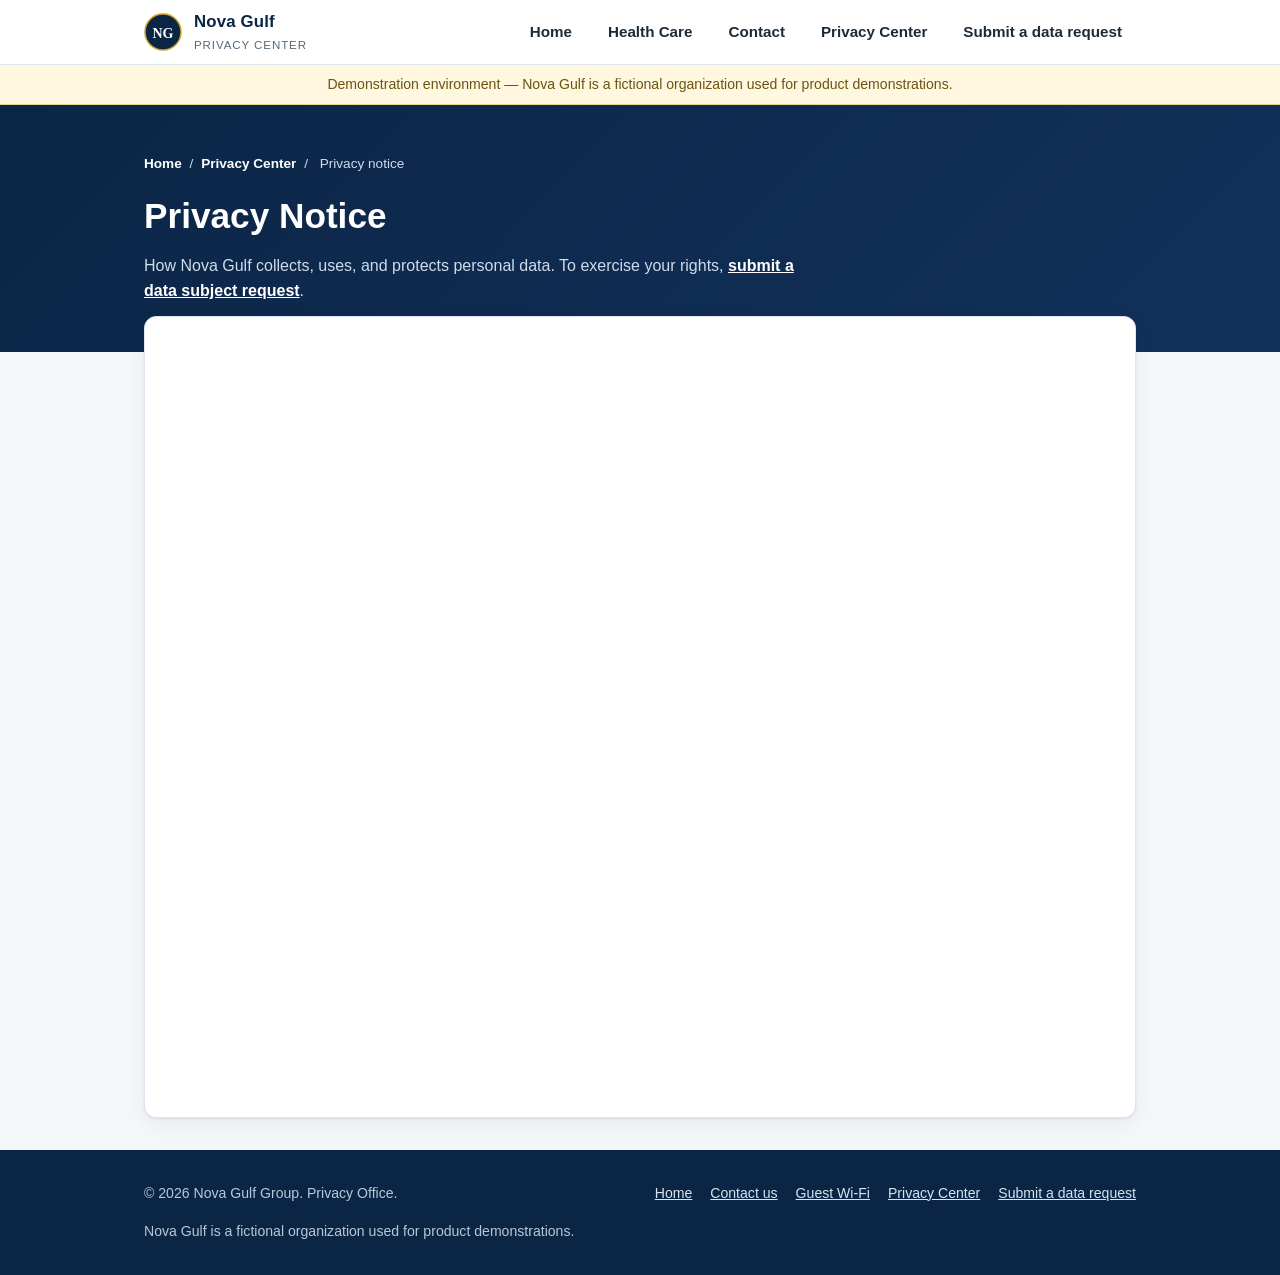
<file: privacy-notice/index.html>
<!DOCTYPE html>
<html lang="en">
<head>
  <meta charset="UTF-8">

  <!-- Securiti cookie consent. Auto-blocking MUST stay the first script in <head>:
       no async, never inside a tag manager. The SDK loader follows it. -->
  <script type="text/javascript" src="https://cdn-prod.securiti.ai/consent/auto_blocking/99e6777b-d10d-44b4-a2a4-6ee50ad5d806/f7450d10-7ff8-49ae-b8f8-a1dac34dd97c.js"></script>
  <script>
  (function () {
    var s = document.createElement('script');
    s.src = 'https://cdn-prod.securiti.ai/consent/cookie-consent-sdk-loader.js';
    s.setAttribute('data-tenant-uuid', '99e6777b-d10d-44b4-a2a4-6ee50ad5d806');
    s.setAttribute('data-domain-uuid', 'f7450d10-7ff8-49ae-b8f8-a1dac34dd97c');
    s.setAttribute('data-backend-url', 'https://app.securiti.ai');
    s.setAttribute('data-skip-css', 'false');
    s.defer = true;
    var parent_node = document.head || document.body;
    parent_node.appendChild(s);
  })()
  </script>
  <meta name="viewport" content="width=device-width, initial-scale=1.0">
  <meta name="robots" content="noindex, nofollow">
  <title>Privacy Notice — Nova Gulf</title>
  <meta name="description" content="Nova Gulf privacy notice: what personal data we collect, why, and the rights you have over it.">
  <link rel="icon" href="../assets/favicon.svg" type="image/svg+xml">
  <link rel="stylesheet" href="../assets/css/style.css">
</head>
<body>

  <a class="skip-link" href="#main">Skip to content</a>

  <header class="site-header">
    <div class="container">
      <a class="brand" href="../index.html" aria-label="Nova Gulf home">
        <svg width="38" height="38" viewBox="0 0 38 38" role="img" aria-hidden="true" focusable="false">
          <circle cx="19" cy="19" r="18" fill="#0b2545"/>
          <circle cx="19" cy="19" r="18" fill="none" stroke="#c9a227" stroke-width="1.5"/>
          <text x="19" y="24.5" text-anchor="middle" font-family="Georgia, 'Times New Roman', serif" font-size="14" font-weight="700" fill="#ffffff">NG</text>
        </svg>
        <span class="brand-name">Nova Gulf<small>Privacy Center</small></span>
      </a>
      <nav class="site-nav" aria-label="Main navigation">
        <a href="../index.html">Home</a>
        <a href="../health-care/">Health Care</a>
        <a href="../contact/">Contact</a>
        <a href="../privacy-center/">Privacy Center</a>
        <a href="../dsr-request/">Submit a data request</a>
      </nav>
    </div>
  </header>

  <div class="demo-banner">
    Demonstration environment — Nova Gulf is a fictional organization used for product demonstrations.
  </div>

  <section class="page-head">
    <div class="container">
      <nav class="breadcrumb" aria-label="Breadcrumb">
        <a href="../index.html">Home</a> <span aria-hidden="true">/</span>
        <a href="../privacy-center/">Privacy Center</a> <span aria-hidden="true">/</span>
        <span aria-current="page">Privacy notice</span>
      </nav>
      <h1>Privacy Notice</h1>
      <p>
        How Nova Gulf collects, uses, and protects personal data. To exercise your rights,
        <a href="../dsr-request/">submit a data subject request</a>.
      </p>
    </div>
  </section>

  <main class="container" id="main">
    <div class="embed-shell">
      <iframe data-cookiecategory="34" src="https://privacy-central.securiti.ai/notice-embed/1da9f345-cd0b-45d3-9d9a-91fea01e2034" title="Nova Gulf privacy notice" style="border: none;width: 100%;height: 800px;display:block;"></iframe>
    </div>
  </main>

  <footer class="site-footer">
    <div class="container">
      <span>© 2026 Nova Gulf Group. Privacy Office.</span>
      <span class="footer-links">
        <a href="../index.html">Home</a>
        <a href="../contact/">Contact us</a>
        <a href="../wifi/">Guest Wi-Fi</a>
        <a href="../privacy-center/">Privacy Center</a>
        <a href="../dsr-request/">Submit a data request</a>
      </span>
      <span>Nova Gulf is a fictional organization used for product demonstrations.</span>
    </div>
  </footer>

    <!-- Cookie tag layer — demonstration only, see assets/js/tag-*.js.
       Four separate scripts, ONE PER COOKIE CATEGORY. That split is deliberate:
       Securiti's auto-blocking blocks at the initiator-script level, so a single
       script dropping cookies across categories raises a categorization conflict.
       Keeping them apart makes per-category blocking clean and lets "accept
       Analytics only" actually behave. Do not merge them.
       Every one is inert: first-party cookies with real vendor names and real
       formats, no network request, nothing sent anywhere. -->
  <script src="../assets/js/tag-analytics.js"></script>
  <script src="../assets/js/tag-advertising.js"></script>
  <script src="../assets/js/tag-performance.js"></script>
  <script src="../assets/js/tag-social.js"></script>

</body>
</html>
</file>
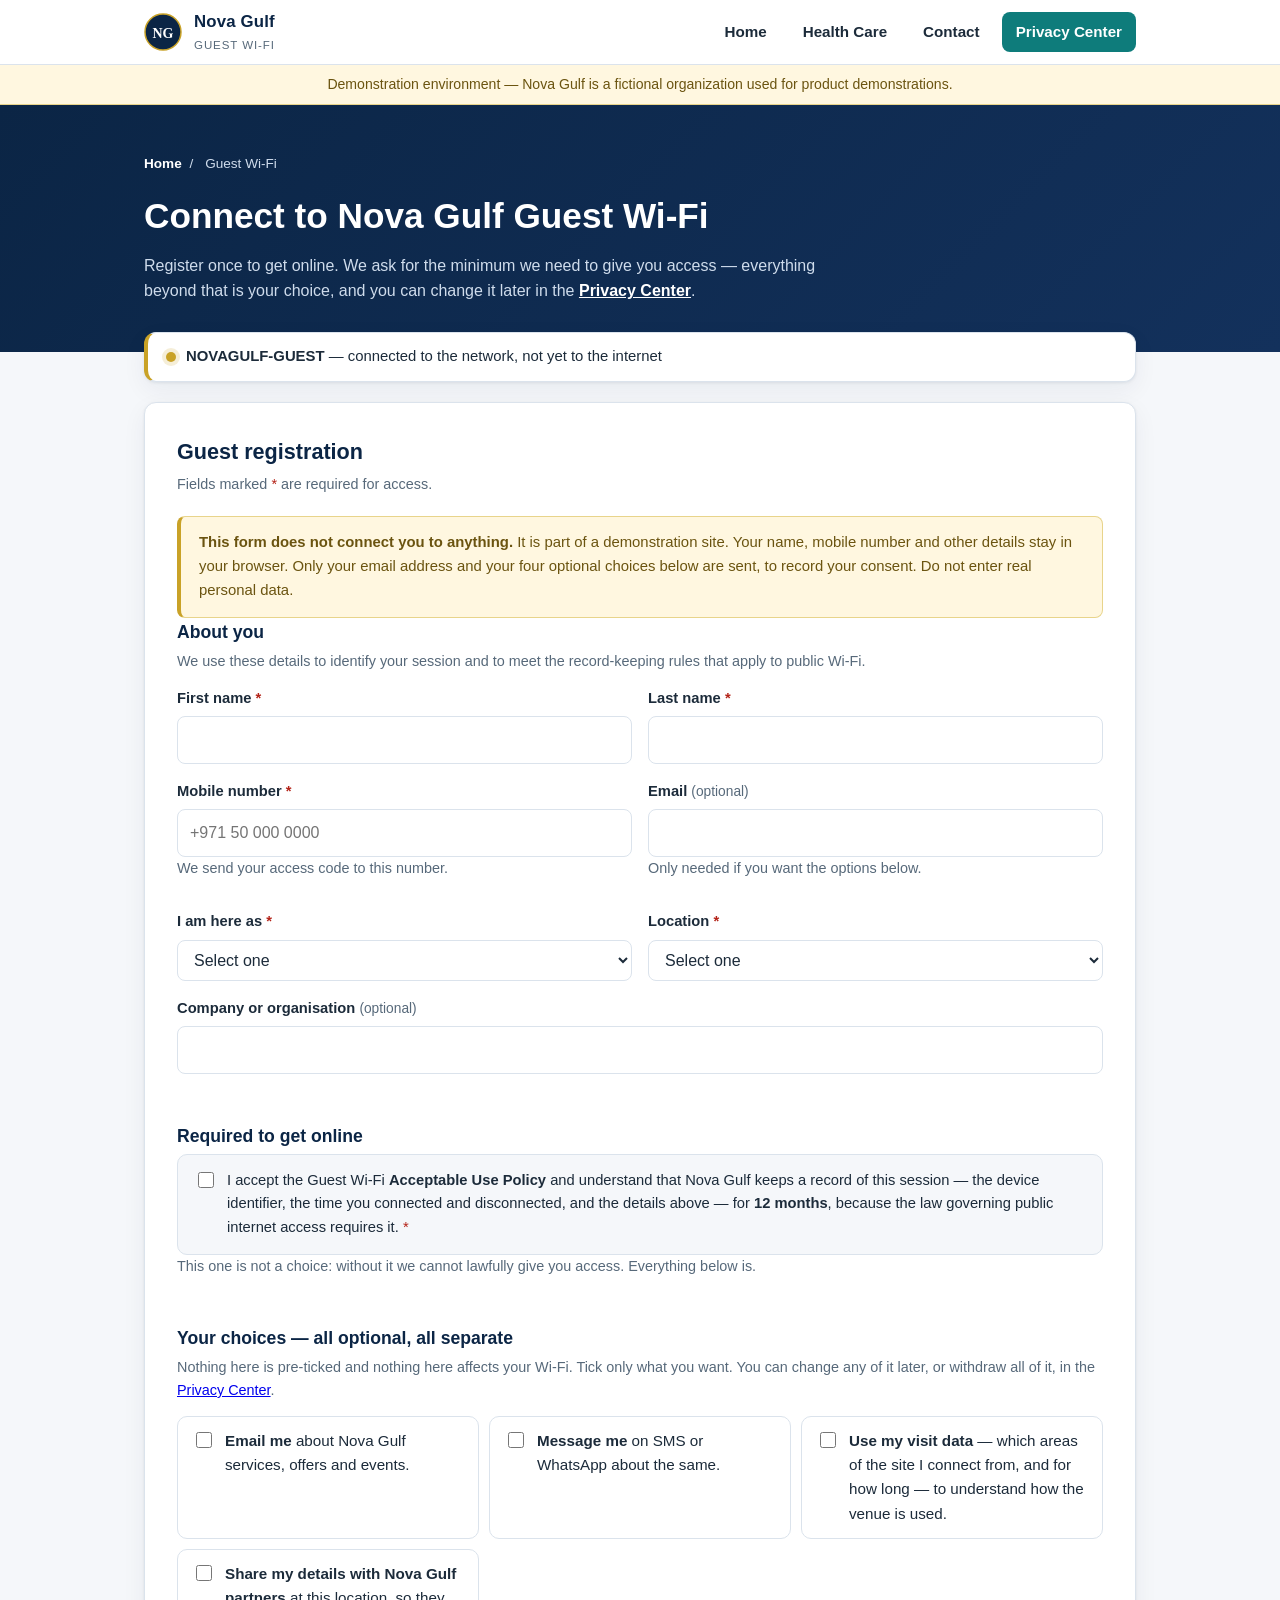
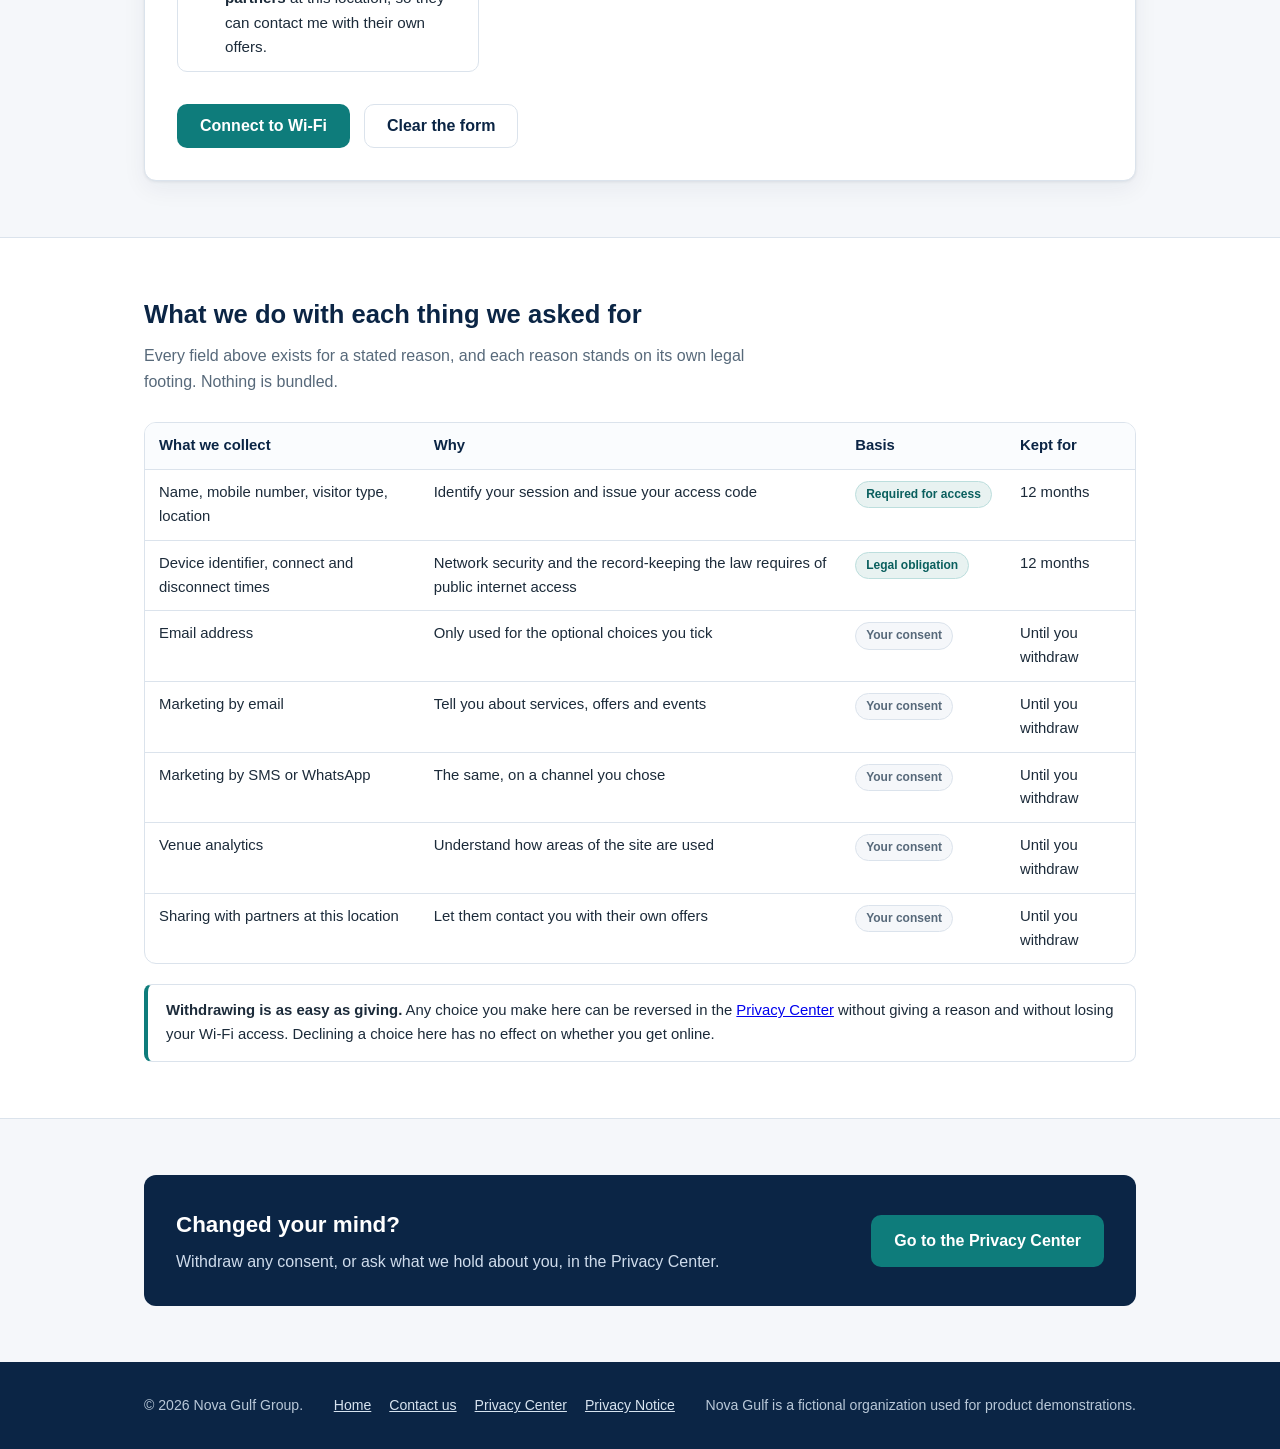
<file: wifi/index.html>
<!DOCTYPE html>
<html lang="en">
<head>
  <meta charset="UTF-8">

  <!-- Securiti cookie consent. Auto-blocking MUST stay the first script in <head>:
       no async, never inside a tag manager. The SDK loader follows it. -->
  <script type="text/javascript" src="https://cdn-prod.securiti.ai/consent/auto_blocking/99e6777b-d10d-44b4-a2a4-6ee50ad5d806/f7450d10-7ff8-49ae-b8f8-a1dac34dd97c.js"></script>
  <script>
  (function () {
    var s = document.createElement('script');
    s.src = 'https://cdn-prod.securiti.ai/consent/cookie-consent-sdk-loader.js';
    s.setAttribute('data-tenant-uuid', '99e6777b-d10d-44b4-a2a4-6ee50ad5d806');
    s.setAttribute('data-domain-uuid', 'f7450d10-7ff8-49ae-b8f8-a1dac34dd97c');
    s.setAttribute('data-backend-url', 'https://app.securiti.ai');
    s.setAttribute('data-skip-css', 'false');
    s.defer = true;
    var parent_node = document.head || document.body;
    parent_node.appendChild(s);
  })()
  </script>
  <meta name="viewport" content="width=device-width, initial-scale=1.0">
  <meta name="robots" content="noindex, nofollow">
  <title>Guest Wi-Fi — Nova Gulf</title>
  <meta name="description" content="Nova Gulf guest Wi-Fi sign-in: register for internet access and choose what Nova Gulf may contact you about.">
  <link rel="icon" href="../assets/favicon.svg" type="image/svg+xml">
  <link rel="stylesheet" href="../assets/css/style.css">
</head>
<body>

  <a class="skip-link" href="#main">Skip to content</a>

  <header class="site-header">
    <div class="container">
      <a class="brand" href="../index.html" aria-label="Nova Gulf home">
        <svg width="38" height="38" viewBox="0 0 38 38" role="img" aria-hidden="true" focusable="false">
          <circle cx="19" cy="19" r="18" fill="#0b2545"/>
          <circle cx="19" cy="19" r="18" fill="none" stroke="#c9a227" stroke-width="1.5"/>
          <text x="19" y="24.5" text-anchor="middle" font-family="Georgia, 'Times New Roman', serif" font-size="14" font-weight="700" fill="#ffffff">NG</text>
        </svg>
        <span class="brand-name">Nova Gulf<small>Guest Wi-Fi</small></span>
      </a>
      <nav class="site-nav" aria-label="Main navigation">
        <a href="../index.html">Home</a>
        <a href="../health-care/">Health Care</a>
        <a href="../contact/">Contact</a>
        <a href="../privacy-center/" class="nav-cta">Privacy Center</a>
      </nav>
    </div>
  </header>

  <div class="demo-banner">
    Demonstration environment — Nova Gulf is a fictional organization used for product demonstrations.
  </div>

  <section class="page-head">
    <div class="container">
      <nav class="breadcrumb" aria-label="Breadcrumb">
        <a href="../index.html">Home</a> <span aria-hidden="true">/</span>
        <span aria-current="page">Guest Wi-Fi</span>
      </nav>
      <h1>Connect to Nova Gulf Guest Wi-Fi</h1>
      <p>
        Register once to get online. We ask for the minimum we need to give you access —
        everything beyond that is your choice, and you can change it later in the
        <a href="../privacy-center/">Privacy Center</a>.
      </p>
    </div>
  </section>

  <main id="main">

    <div class="container">

      <div class="wifi-status" role="status">
        <span class="wifi-dot" aria-hidden="true"></span>
        <span><strong>NOVAGULF-GUEST</strong> — connected to the network, not yet to the internet</span>
      </div>

      <form class="form-card" id="wifi-form" novalidate>

        <h2 class="form-title">Guest registration</h2>
        <p class="field-hint">
          Fields marked <span class="req" aria-hidden="true">*</span> are required for access.
        </p>

        <div class="callout callout-warn">
          <strong>This form does not connect you to anything.</strong> It is part of a
          demonstration site. Your name, mobile number and other details stay in your browser.
          Only your email address and your four optional choices below are sent, to record
          your consent. Do not enter real personal data.
        </div>

        <fieldset>
          <legend>About you</legend>
          <p class="field-hint">We use these details to identify your session and to meet the record-keeping rules that apply to public Wi-Fi.</p>
          <div class="form-row">
            <div class="field">
              <label for="first-name">First name <span class="req" aria-hidden="true">*</span></label>
              <input type="text" id="first-name" name="first-name" autocomplete="given-name" required>
            </div>
            <div class="field">
              <label for="last-name">Last name <span class="req" aria-hidden="true">*</span></label>
              <input type="text" id="last-name" name="last-name" autocomplete="family-name" required>
            </div>
          </div>
          <div class="form-row">
            <div class="field">
              <label for="mobile">Mobile number <span class="req" aria-hidden="true">*</span></label>
              <input type="tel" id="mobile" name="mobile" autocomplete="tel" placeholder="+971 50 000 0000" required>
              <p class="field-hint">We send your access code to this number.</p>
            </div>
            <div class="field">
              <label for="email">Email <span class="field-optional">(optional)</span></label>
              <input type="email" id="email" name="email" autocomplete="email">
              <p class="field-hint">Only needed if you want the options below.</p>
            </div>
          </div>
          <div class="form-row">
            <div class="field">
              <label for="visit-type">I am here as <span class="req" aria-hidden="true">*</span></label>
              <select id="visit-type" name="visit-type" required>
                <option value="">Select one</option>
                <option>Visitor</option>
                <option>Customer</option>
                <option>Contractor or supplier</option>
                <option>Event attendee</option>
                <option>Job applicant</option>
              </select>
            </div>
            <div class="field">
              <label for="location">Location <span class="req" aria-hidden="true">*</span></label>
              <select id="location" name="location" required>
                <option value="">Select one</option>
                <option>Dubai — Group headquarters</option>
                <option>Abu Dhabi — Energy &amp; Utilities</option>
                <option>Riyadh — Financial Services</option>
                <option>Doha — Logistics &amp; Ports</option>
                <option>Cairo — Technology</option>
                <option>Manama — Real Estate</option>
              </select>
            </div>
          </div>
          <div class="field">
            <label for="company">Company or organisation <span class="field-optional">(optional)</span></label>
            <input type="text" id="company" name="company" autocomplete="organization">
          </div>
        </fieldset>

        <fieldset>
          <legend>Required to get online</legend>
          <label class="declaration" for="consent-terms">
            <input type="checkbox" id="consent-terms" name="consent-terms">
            <span>
              I accept the Guest Wi-Fi <strong>Acceptable Use Policy</strong> and understand that
              Nova Gulf keeps a record of this session — the device identifier, the time you
              connected and disconnected, and the details above — for <strong>12 months</strong>,
              because the law governing public internet access requires it.
              <span class="req" aria-hidden="true">*</span>
            </span>
          </label>
          <p class="field-hint">
            This one is not a choice: without it we cannot lawfully give you access. Everything
            below is.
          </p>
        </fieldset>

        <fieldset>
          <legend>Your choices — all optional, all separate</legend>
          <p class="field-hint">
            Nothing here is pre-ticked and nothing here affects your Wi-Fi. Tick only what you
            want. You can change any of it later, or withdraw all of it, in the
            <a href="../privacy-center/">Privacy Center</a>.
          </p>
          <div class="checks">
            <label class="check-item" for="consent-email-marketing">
              <input type="checkbox" id="consent-email-marketing" name="consent-email-marketing">
              <span><strong>Email me</strong> about Nova Gulf services, offers and events.</span>
            </label>
            <label class="check-item" for="consent-sms-marketing">
              <input type="checkbox" id="consent-sms-marketing" name="consent-sms-marketing">
              <span><strong>Message me</strong> on SMS or WhatsApp about the same.</span>
            </label>
            <label class="check-item" for="consent-analytics">
              <input type="checkbox" id="consent-analytics" name="consent-analytics">
              <span><strong>Use my visit data</strong> — which areas of the site I connect from, and for how long — to understand how the venue is used.</span>
            </label>
            <label class="check-item" for="consent-partners">
              <input type="checkbox" id="consent-partners" name="consent-partners">
              <span><strong>Share my details with Nova Gulf partners</strong> at this location, so they can contact me with their own offers.</span>
            </label>
          </div>
        </fieldset>

        <div class="form-actions">
          <button type="submit" class="btn btn-primary">Connect to Wi-Fi</button>
          <button type="reset" class="btn btn-secondary">Clear the form</button>
        </div>
        <p class="form-error" id="form-error" role="alert"></p>

      </form>

      <div class="confirm-panel wifi-confirm" id="confirm-panel" tabindex="-1" role="region" aria-label="Session summary">
        <h2>You would now be online</h2>
        <p>
          Nothing left your browser and no Wi-Fi session was created. On a live network this is
          the point where your access is granted and your choices are recorded.
        </p>
        <span class="confirm-ref" id="confirm-ref">—</span>

        <table class="confirm-summary">
          <caption>Session and identity</caption>
          <tbody id="confirm-session-body"></tbody>
        </table>

        <table class="confirm-summary consent-table">
          <caption>Consent — one decision per purpose</caption>
          <thead>
            <tr><th scope="col">Purpose</th><th scope="col" class="col-basis">Lawful basis</th><th scope="col">Your decision</th></tr>
          </thead>
          <tbody id="confirm-consent-body"></tbody>
        </table>

        <div class="confirm-actions">
          <button type="button" class="btn btn-secondary" id="btn-copy">Copy this record</button>
          <button type="button" class="btn btn-primary" id="btn-again">Start over</button>
        </div>
      </div>

    </div>

    <section class="section section-alt">
      <div class="container">
        <h2>What we do with each thing we asked for</h2>
        <p class="section-intro">
          Every field above exists for a stated reason, and each reason stands on its own
          legal footing. Nothing is bundled.
        </p>
        <div class="table-wrap">
          <table class="data-table">
            <caption class="visually-hidden">Purpose and lawful basis for each item collected on the guest Wi-Fi form</caption>
            <thead>
              <tr>
                <th scope="col">What we collect</th>
                <th scope="col">Why</th>
                <th scope="col">Basis</th>
                <th scope="col">Kept for</th>
              </tr>
            </thead>
            <tbody>
              <tr><td>Name, mobile number, visitor type, location</td><td>Identify your session and issue your access code</td><td><span class="pill pill-req">Required for access</span></td><td>12 months</td></tr>
              <tr><td>Device identifier, connect and disconnect times</td><td>Network security and the record-keeping the law requires of public internet access</td><td><span class="pill pill-req">Legal obligation</span></td><td>12 months</td></tr>
              <tr><td>Email address</td><td>Only used for the optional choices you tick</td><td><span class="pill">Your consent</span></td><td>Until you withdraw</td></tr>
              <tr><td>Marketing by email</td><td>Tell you about services, offers and events</td><td><span class="pill">Your consent</span></td><td>Until you withdraw</td></tr>
              <tr><td>Marketing by SMS or WhatsApp</td><td>The same, on a channel you chose</td><td><span class="pill">Your consent</span></td><td>Until you withdraw</td></tr>
              <tr><td>Venue analytics</td><td>Understand how areas of the site are used</td><td><span class="pill">Your consent</span></td><td>Until you withdraw</td></tr>
              <tr><td>Sharing with partners at this location</td><td>Let them contact you with their own offers</td><td><span class="pill">Your consent</span></td><td>Until you withdraw</td></tr>
            </tbody>
          </table>
        </div>
        <div class="callout">
          <strong>Withdrawing is as easy as giving.</strong> Any choice you make here can be
          reversed in the <a href="../privacy-center/">Privacy Center</a> without giving a reason
          and without losing your Wi-Fi access. Declining a choice here has no effect on whether
          you get online.
        </div>
      </div>
    </section>

    <section class="section">
      <div class="container">
        <div class="contact-band">
          <div>
            <h2>Changed your mind?</h2>
            <p>Withdraw any consent, or ask what we hold about you, in the Privacy Center.</p>
          </div>
          <a href="../privacy-center/" class="btn btn-primary">Go to the Privacy Center</a>
        </div>
      </div>
    </section>

  </main>

  <footer class="site-footer">
    <div class="container">
      <span>© 2026 Nova Gulf Group.</span>
      <span class="footer-links">
        <a href="../index.html">Home</a>
        <a href="../contact/">Contact us</a>
        <a href="../privacy-center/">Privacy Center</a>
        <a href="../privacy-notice/">Privacy Notice</a>
      </span>
      <span>Nova Gulf is a fictional organization used for product demonstrations.</span>
    </div>
  </footer>

  <script src="../assets/js/wifi.js"></script>

  <!-- CONSENT PLATFORM HOOK — intentionally empty.
       A generated form-consent snippet is pasted at the very end of the body,
       which is here. The form above is built to be parsed by a form-scanning plugin: one <form>
       element, a real submit button, stable name/id attributes on every field, and one
       checkbox per purpose with nothing pre-ticked. Do not merge the purpose checkboxes
       into a single "I agree" control — separate controls are what make the captured
       record per-purpose rather than all-or-nothing. -->


  <!-- Cookie tag layer — demonstration only, see assets/js/tag-*.js.
       Four separate scripts, ONE PER COOKIE CATEGORY. That split is deliberate:
       Securiti's auto-blocking blocks at the initiator-script level, so a single
       script dropping cookies across categories raises a categorization conflict.
       Keeping them apart makes per-category blocking clean and lets "accept
       Analytics only" actually behave. Do not merge them.
       Every one is inert: first-party cookies with real vendor names and real
       formats, no network request, nothing sent anywhere. -->
  <script src="../assets/js/tag-analytics.js"></script>
  <script src="../assets/js/tag-advertising.js"></script>
  <script src="../assets/js/tag-performance.js"></script>
  <script src="../assets/js/tag-social.js"></script>

  <!-- Securiti Form Consent — records the email address and the four optional choices
       on submit. Generated from the console (Universal Consent > Form-Based Consents >
       NovaGulfGuestWiFi); regenerate it whenever the form's fields change. -->
  <script src='https://cdn-prod.securiti.ai/consent/form-consent-sdk.js'></script>
  <script>
  window.addEventListener('load', function() {
  FormConsentSDK.initialize({
  codeGenMetadata:{"formPropertyId":"1","formSelector":"[id*=\"wifi-form\"]","subjectIdentifiers":[{"name":"email","selector":"#email","isPrimary":true}],"consentIdentifiers":[{"type":"checkbox","name":"consent-email-marketing","selector":"#consent-email-marketing","propertyId":156,"consentValue":"checked"},{"type":"checkbox","name":"consent-sms-marketing","selector":"#consent-sms-marketing","propertyId":157,"consentValue":"checked"},{"type":"checkbox","name":"consent-analytics","selector":"#consent-analytics","propertyId":158,"consentValue":"checked"},{"type":"checkbox","name":"consent-partners","selector":"#consent-partners","propertyId":159,"consentValue":"checked"}],"consentTrigger":{"action":"submit","selector":""}},
  url: 'https://app.securiti.ai/privaci/v1/',
  cmpQuill:'6f8b260e-3814-421c-9441-dfe3aa4ffce7',
  orgId:'1',
  onConsentSuccess: null,
  onConsentFailure: null
  })
  })
  </script>

</body>
</html>
</file>
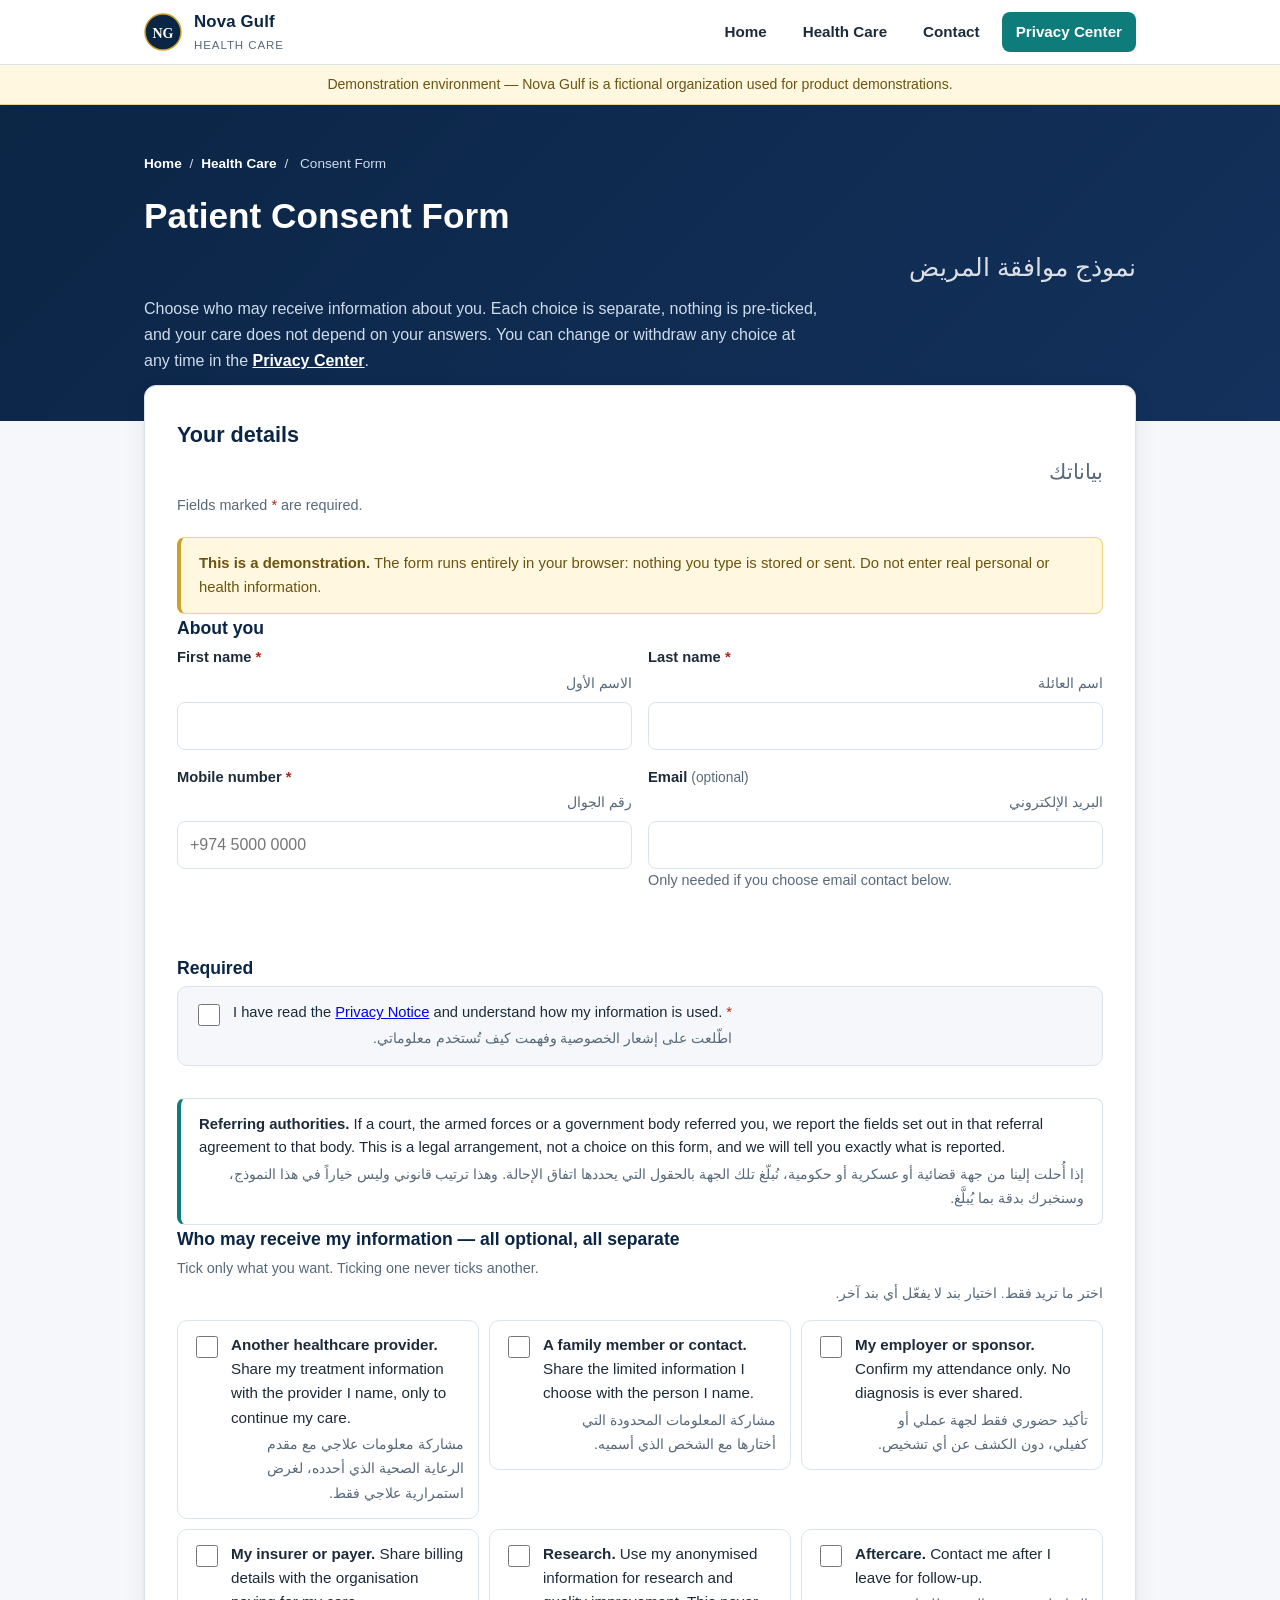
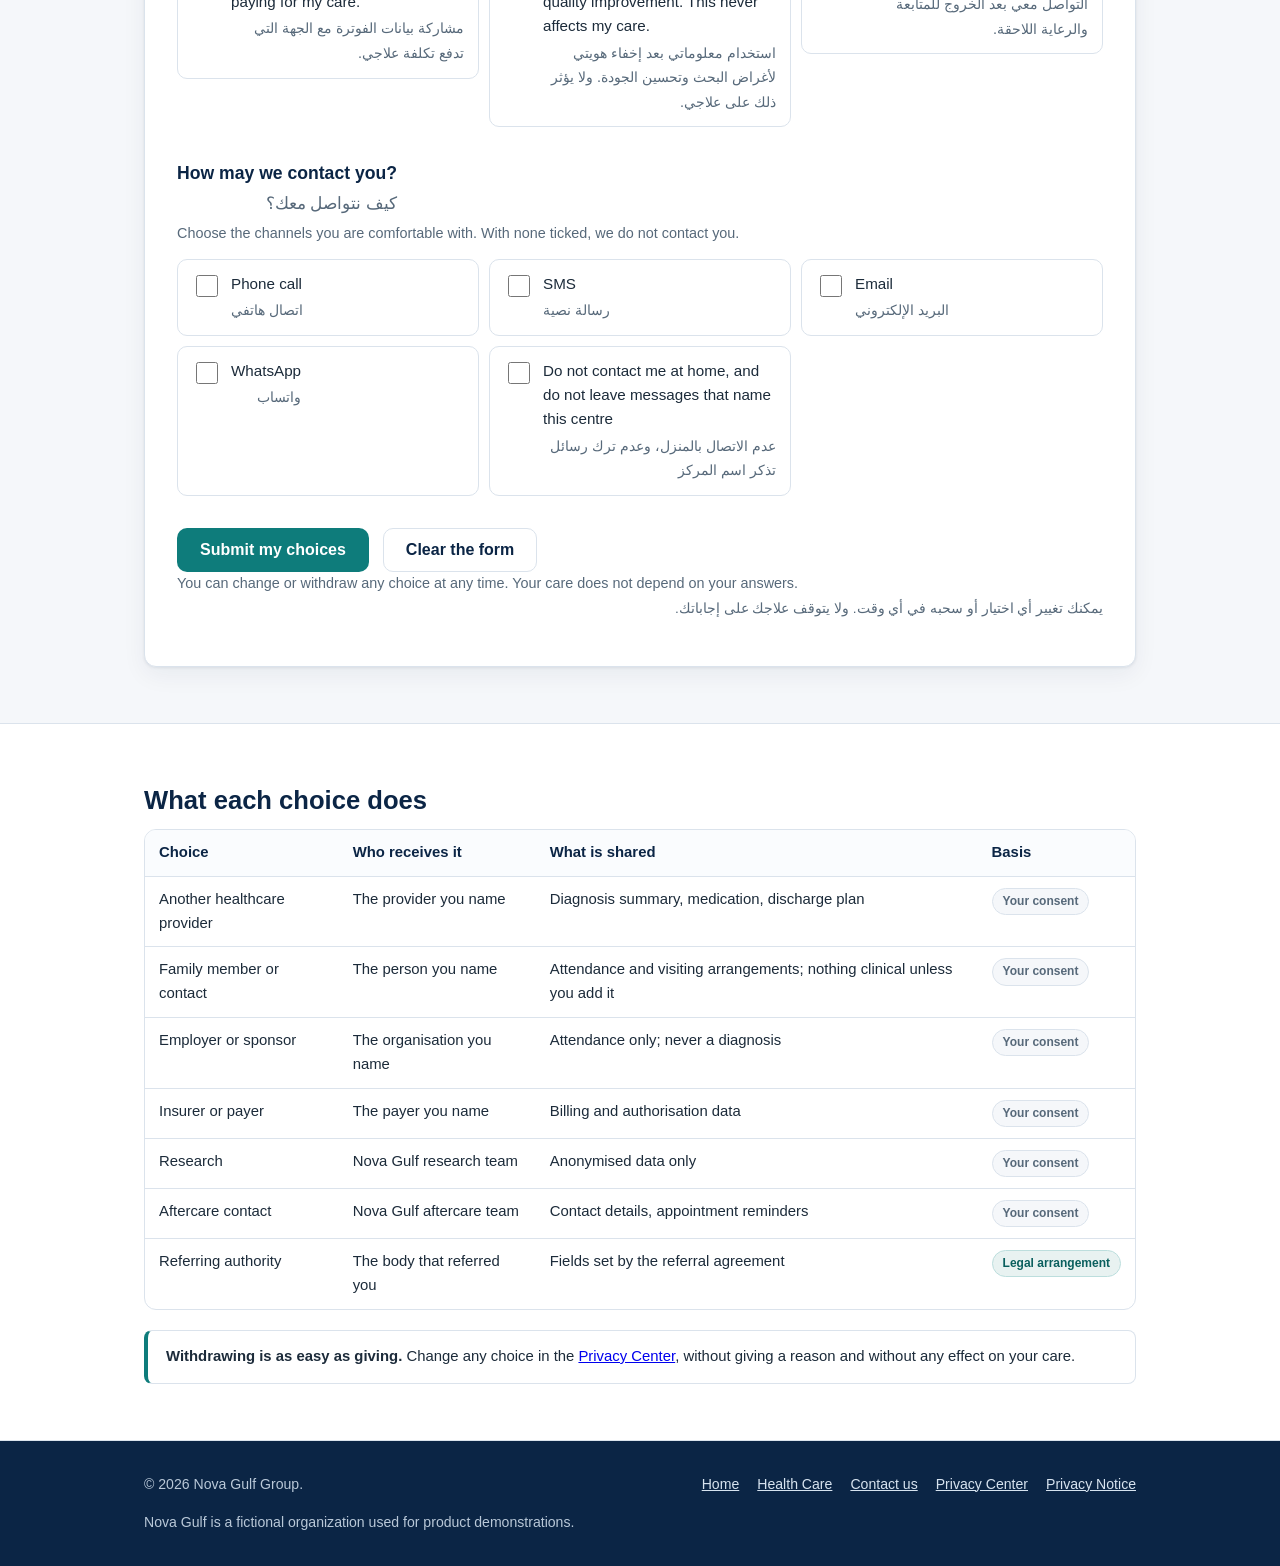
<file: health-care/consent-form/index.html>
<!DOCTYPE html>
<html lang="en">
<head>
  <meta charset="UTF-8">

  <!-- Securiti cookie consent. Auto-blocking MUST stay the first script in <head>:
       no async, never inside a tag manager. The SDK loader follows it. -->
  <script type="text/javascript" src="https://cdn-prod.securiti.ai/consent/auto_blocking/99e6777b-d10d-44b4-a2a4-6ee50ad5d806/f7450d10-7ff8-49ae-b8f8-a1dac34dd97c.js"></script>
  <script>
  (function () {
    var s = document.createElement('script');
    s.src = 'https://cdn-prod.securiti.ai/consent/cookie-consent-sdk-loader.js';
    s.setAttribute('data-tenant-uuid', '99e6777b-d10d-44b4-a2a4-6ee50ad5d806');
    s.setAttribute('data-domain-uuid', 'f7450d10-7ff8-49ae-b8f8-a1dac34dd97c');
    s.setAttribute('data-backend-url', 'https://app.securiti.ai');
    s.setAttribute('data-skip-css', 'false');
    s.defer = true;
    var parent_node = document.head || document.body;
    parent_node.appendChild(s);
  })()
  </script>
  <meta name="viewport" content="width=device-width, initial-scale=1.0">
  <meta name="robots" content="noindex, nofollow">
  <title>Patient Consent Form — Nova Gulf Health Care</title>
  <meta name="description" content="Choose who may receive information about you and how Nova Gulf Health Care may contact you. English and Arabic.">
  <link rel="icon" href="../../assets/favicon.svg" type="image/svg+xml">
  <link rel="stylesheet" href="../../assets/css/style.css">
</head>
<body>

  <a class="skip-link" href="#main">Skip to content</a>

  <header class="site-header">
    <div class="container">
      <a class="brand" href="../../index.html" aria-label="Nova Gulf home">
        <svg width="38" height="38" viewBox="0 0 38 38" role="img" aria-hidden="true" focusable="false">
          <circle cx="19" cy="19" r="18" fill="#0b2545"/>
          <circle cx="19" cy="19" r="18" fill="none" stroke="#c9a227" stroke-width="1.5"/>
          <text x="19" y="24.5" text-anchor="middle" font-family="Georgia, 'Times New Roman', serif" font-size="14" font-weight="700" fill="#ffffff">NG</text>
        </svg>
        <span class="brand-name">Nova Gulf<small>Health Care</small></span>
      </a>
      <nav class="site-nav" aria-label="Main navigation">
        <a href="../../index.html">Home</a>
        <a href="../../health-care/" aria-current="page">Health Care</a>
        <a href="../../contact/">Contact</a>
        <a href="../../privacy-center/" class="nav-cta">Privacy Center</a>
      </nav>
    </div>
  </header>

  <div class="demo-banner">
    Demonstration environment — Nova Gulf is a fictional organization used for product demonstrations.
  </div>

  <section class="page-head">
    <div class="container">
      <nav class="breadcrumb" aria-label="Breadcrumb">
        <a href="../../index.html">Home</a> <span aria-hidden="true">/</span>
        <a href="../">Health Care</a> <span aria-hidden="true">/</span>
        <span aria-current="page">Consent Form</span>
      </nav>
      <h1>Patient Consent Form <span class="ar ar-h1" lang="ar" dir="rtl">نموذج موافقة المريض</span></h1>
      <p>
        Choose who may receive information about you. Each choice is separate, nothing is
        pre-ticked, and your care does not depend on your answers. You can change or withdraw
        any choice at any time in the <a href="../../privacy-center/">Privacy Center</a>.
      </p>
    </div>
  </section>

  <main id="main">
    <div class="container">

      <form class="form-card hc-form" id="hc-form" novalidate>

        <h2 class="form-title">Your details <span class="ar" lang="ar" dir="rtl">بياناتك</span></h2>
        <p class="field-hint">Fields marked <span class="req" aria-hidden="true">*</span> are required.</p>

        <div class="callout callout-warn">
          <strong>This is a demonstration.</strong> The form runs entirely in your browser: nothing you type is stored or sent.
          Do not enter real personal or health information.
        </div>

        <fieldset>
          <legend>About you</legend>
          <div class="form-row">
            <div class="field">
              <label for="first-name">First name <span class="req" aria-hidden="true">*</span> <span class="ar" lang="ar" dir="rtl">الاسم الأول</span></label>
              <input type="text" id="first-name" name="first-name" autocomplete="off" required>
            </div>
            <div class="field">
              <label for="last-name">Last name <span class="req" aria-hidden="true">*</span> <span class="ar" lang="ar" dir="rtl">اسم العائلة</span></label>
              <input type="text" id="last-name" name="last-name" autocomplete="off" required>
            </div>
          </div>
          <div class="form-row">
            <div class="field">
              <label for="mobile">Mobile number <span class="req" aria-hidden="true">*</span> <span class="ar" lang="ar" dir="rtl">رقم الجوال</span></label>
              <input type="tel" id="mobile" name="mobile" autocomplete="off" placeholder="+974 5000 0000" required>
            </div>
            <div class="field">
              <label for="email">Email <span class="field-optional">(optional)</span> <span class="ar" lang="ar" dir="rtl">البريد الإلكتروني</span></label>
              <input type="email" id="email" name="email" autocomplete="off">
              <p class="field-hint">Only needed if you choose email contact below.</p>
            </div>
          </div>
        </fieldset>

        <fieldset>
          <legend>Required</legend>
          <label class="declaration" for="ack-notice">
            <input type="checkbox" id="ack-notice" name="ack-notice">
            <span>
              I have read the <a href="../../privacy-notice/">Privacy Notice</a> and understand how my information is used.
              <span class="req" aria-hidden="true">*</span>
              <span class="ar" lang="ar" dir="rtl">اطّلعت على إشعار الخصوصية وفهمت كيف تُستخدم معلوماتي.</span>
            </span>
          </label>
        </fieldset>

        <div class="callout">
          <strong>Referring authorities.</strong> If a court, the armed forces or a government body referred you,
          we report the fields set out in that referral agreement to that body. This is a legal arrangement, not a
          choice on this form, and we will tell you exactly what is reported.
          <span class="ar" lang="ar" dir="rtl">إذا أُحلت إلينا من جهة قضائية أو عسكرية أو حكومية، نُبلّغ تلك الجهة بالحقول التي يحددها اتفاق الإحالة. وهذا ترتيب قانوني وليس خياراً في هذا النموذج، وسنخبرك بدقة بما يُبلَّغ.</span>
        </div>

        <fieldset>
          <legend>Who may receive my information — all optional, all separate</legend>
          <p class="field-hint">
            Tick only what you want. Ticking one never ticks another.
            <span class="ar" lang="ar" dir="rtl">اختر ما تريد فقط. اختيار بند لا يفعّل أي بند آخر.</span>
          </p>
          <div class="checks">
            <div class="check-wrap">
              <label class="check-item" for="consent-provider">
                <input type="checkbox" id="consent-provider" name="consent-provider">
                <span><strong>Another healthcare provider.</strong> Share my treatment information with the provider I name, only to continue my care.<span class="ar" lang="ar" dir="rtl">مشاركة معلومات علاجي مع مقدم الرعاية الصحية الذي أحدده، لغرض استمرارية علاجي فقط.</span></span>
              </label>
              <div class="detail" id="consent-provider-detail" hidden>
                <label for="provider-name">Provider name <span class="ar" lang="ar" dir="rtl">اسم مقدم الرعاية</span></label>
                <input type="text" id="provider-name" name="provider-name" placeholder="Hospital or clinic">
              </div>
            </div>
            <div class="check-wrap">
              <label class="check-item" for="consent-family">
                <input type="checkbox" id="consent-family" name="consent-family">
                <span><strong>A family member or contact.</strong> Share the limited information I choose with the person I name.<span class="ar" lang="ar" dir="rtl">مشاركة المعلومات المحدودة التي أختارها مع الشخص الذي أسميه.</span></span>
              </label>
              <div class="detail" id="consent-family-detail" hidden>
                <label for="family-contact">Name and relationship <span class="ar" lang="ar" dir="rtl">الاسم وصلة القرابة</span></label>
                <input type="text" id="family-contact" name="family-contact" placeholder="For example: Sara, sister">
              </div>
            </div>
            <div class="check-wrap">
              <label class="check-item" for="consent-employer">
                <input type="checkbox" id="consent-employer" name="consent-employer">
                <span><strong>My employer or sponsor.</strong> Confirm my attendance only. No diagnosis is ever shared.<span class="ar" lang="ar" dir="rtl">تأكيد حضوري فقط لجهة عملي أو كفيلي، دون الكشف عن أي تشخيص.</span></span>
              </label>
              <div class="detail" id="consent-employer-detail" hidden>
                <label for="employer-name">Employer or sponsor name <span class="ar" lang="ar" dir="rtl">اسم جهة العمل أو الكفيل</span></label>
                <input type="text" id="employer-name" name="employer-name" placeholder="Organisation name">
              </div>
            </div>
            <div class="check-wrap">
              <label class="check-item" for="consent-insurer">
                <input type="checkbox" id="consent-insurer" name="consent-insurer">
                <span><strong>My insurer or payer.</strong> Share billing details with the organisation paying for my care.<span class="ar" lang="ar" dir="rtl">مشاركة بيانات الفوترة مع الجهة التي تدفع تكلفة علاجي.</span></span>
              </label>
              <div class="detail" id="consent-insurer-detail" hidden>
                <label for="insurer-name">Insurer or payer name <span class="ar" lang="ar" dir="rtl">اسم شركة التأمين أو الجهة الدافعة</span></label>
                <input type="text" id="insurer-name" name="insurer-name" placeholder="Insurer name">
              </div>
            </div>
            <div class="check-wrap">
              <label class="check-item" for="consent-research">
                <input type="checkbox" id="consent-research" name="consent-research">
                <span><strong>Research.</strong> Use my anonymised information for research and quality improvement. This never affects my care.<span class="ar" lang="ar" dir="rtl">استخدام معلوماتي بعد إخفاء هويتي لأغراض البحث وتحسين الجودة. ولا يؤثر ذلك على علاجي.</span></span>
              </label>
            </div>
            <div class="check-wrap">
              <label class="check-item" for="consent-aftercare">
                <input type="checkbox" id="consent-aftercare" name="consent-aftercare">
                <span><strong>Aftercare.</strong> Contact me after I leave for follow-up.<span class="ar" lang="ar" dir="rtl">التواصل معي بعد الخروج للمتابعة والرعاية اللاحقة.</span></span>
              </label>
            </div>
          </div>
        </fieldset>

        <fieldset>
          <legend>How may we contact you? <span class="ar" lang="ar" dir="rtl">كيف نتواصل معك؟</span></legend>
          <p class="field-hint">Choose the channels you are comfortable with. With none ticked, we do not contact you.</p>
          <div class="checks">
            <label class="check-item" for="ch-phone">
              <input type="checkbox" id="ch-phone" name="ch-phone">
              <span>Phone call<span class="ar" lang="ar" dir="rtl">اتصال هاتفي</span></span>
            </label>
            <label class="check-item" for="ch-sms">
              <input type="checkbox" id="ch-sms" name="ch-sms">
              <span>SMS<span class="ar" lang="ar" dir="rtl">رسالة نصية</span></span>
            </label>
            <label class="check-item" for="ch-email">
              <input type="checkbox" id="ch-email" name="ch-email">
              <span>Email<span class="ar" lang="ar" dir="rtl">البريد الإلكتروني</span></span>
            </label>
            <label class="check-item" for="ch-whatsapp">
              <input type="checkbox" id="ch-whatsapp" name="ch-whatsapp">
              <span>WhatsApp<span class="ar" lang="ar" dir="rtl">واتساب</span></span>
            </label>
            <label class="check-item" for="ch-nohome">
              <input type="checkbox" id="ch-nohome" name="ch-nohome">
              <span>Do not contact me at home, and do not leave messages that name this centre<span class="ar" lang="ar" dir="rtl">عدم الاتصال بالمنزل، وعدم ترك رسائل تذكر اسم المركز</span></span>
            </label>
          </div>
        </fieldset>

        <div class="form-actions">
          <button type="submit" class="btn btn-primary">Submit my choices</button>
          <button type="reset" class="btn btn-secondary">Clear the form</button>
        </div>
        <p class="field-hint">
          You can change or withdraw any choice at any time. Your care does not depend on your answers.
          <span class="ar" lang="ar" dir="rtl">يمكنك تغيير أي اختيار أو سحبه في أي وقت. ولا يتوقف علاجك على إجاباتك.</span>
        </p>
        <p class="form-error" id="form-error" role="alert"></p>

      </form>

      <div class="confirm-panel" id="confirm-panel" tabindex="-1" role="region" aria-label="Consent record">
        <h2>Your choices have been recorded <span class="ar" lang="ar" dir="rtl">تم تسجيل اختياراتك</span></h2>
        <p>
          Nothing left your browser. On a live system this is the record the consent platform would hold:
          who chose what, and when.
        </p>
        <span class="confirm-ref" id="confirm-ref">—</span>
        <table class="confirm-summary">
          <caption>Patient</caption>
          <tbody id="confirm-session-body"></tbody>
        </table>
        <table class="confirm-summary consent-table">
          <caption>Consent — one decision per purpose</caption>
          <thead>
            <tr><th scope="col">Purpose</th><th scope="col" class="col-basis">Basis</th><th scope="col">Decision</th></tr>
          </thead>
          <tbody id="confirm-consent-body"></tbody>
        </table>
        <div class="confirm-actions">
          <button type="button" class="btn btn-secondary" id="btn-copy">Copy this record</button>
          <button type="button" class="btn btn-primary" id="btn-again">Next patient</button>
        </div>
      </div>

    </div>

    <section class="section section-alt">
      <div class="container">
        <h2>What each choice does</h2>
        <div class="table-wrap">
          <table class="data-table">
            <caption class="visually-hidden">Purpose, recipient and basis for each choice on the patient consent form</caption>
            <thead><tr><th scope="col">Choice</th><th scope="col">Who receives it</th><th scope="col">What is shared</th><th scope="col">Basis</th></tr></thead>
            <tbody>
              <tr><td>Another healthcare provider</td><td>The provider you name</td><td>Diagnosis summary, medication, discharge plan</td><td><span class="pill">Your consent</span></td></tr>
              <tr><td>Family member or contact</td><td>The person you name</td><td>Attendance and visiting arrangements; nothing clinical unless you add it</td><td><span class="pill">Your consent</span></td></tr>
              <tr><td>Employer or sponsor</td><td>The organisation you name</td><td>Attendance only; never a diagnosis</td><td><span class="pill">Your consent</span></td></tr>
              <tr><td>Insurer or payer</td><td>The payer you name</td><td>Billing and authorisation data</td><td><span class="pill">Your consent</span></td></tr>
              <tr><td>Research</td><td>Nova Gulf research team</td><td>Anonymised data only</td><td><span class="pill">Your consent</span></td></tr>
              <tr><td>Aftercare contact</td><td>Nova Gulf aftercare team</td><td>Contact details, appointment reminders</td><td><span class="pill">Your consent</span></td></tr>
              <tr><td>Referring authority</td><td>The body that referred you</td><td>Fields set by the referral agreement</td><td><span class="pill pill-req">Legal arrangement</span></td></tr>
            </tbody>
          </table>
        </div>
        <div class="callout">
          <strong>Withdrawing is as easy as giving.</strong> Change any choice in the
          <a href="../../privacy-center/">Privacy Center</a>, without giving a reason and without any effect on your care.
        </div>
      </div>
    </section>
  </main>

  <footer class="site-footer">
    <div class="container">
      <span>© 2026 Nova Gulf Group.</span>
      <span class="footer-links">
        <a href="../../index.html">Home</a>
        <a href="../../health-care/">Health Care</a>
        <a href="../../contact/">Contact us</a>
        <a href="../../privacy-center/">Privacy Center</a>
        <a href="../../privacy-notice/">Privacy Notice</a>
      </span>
      <span>Nova Gulf is a fictional organization used for product demonstrations.</span>
    </div>
  </footer>

  <script src="../../assets/js/healthcare-consent.js"></script>

  <!-- CONSENT PLATFORM HOOK — intentionally empty.
       The generated form-consent snippet is pasted at the very end of the body, here.
       The form is built to be parsed by the form-scanning plugin: one <form> element
       (id="hc-form"), a real submit button, stable name/id on every field, and one
       checkbox per purpose with nothing pre-ticked. Do not merge purposes into a single
       "I agree" control. The "hidden detail" inputs (provider, contact, employer, insurer)
       are extracted too; map them as custom parameters or leave them out of the consent record.
       The Arabic strings are part of each label, so translate purposes in the platform too. -->

<!-- Cookie tag layer — demonstration only, see assets/js/tag-*.js.
       Four separate scripts, ONE PER COOKIE CATEGORY. That split is deliberate:
       Securiti's auto-blocking blocks at the initiator-script level, so a single
       script dropping cookies across categories raises a categorization conflict.
       Keeping them apart makes per-category blocking clean and lets "accept
       Analytics only" actually behave. Do not merge them.
       Every one is inert: first-party cookies with real vendor names and real
       formats, no network request, nothing sent anywhere. -->
  <script src="../../assets/js/tag-analytics.js"></script>
  <script src="../../assets/js/tag-advertising.js"></script>
  <script src="../../assets/js/tag-performance.js"></script>
  <script src="../../assets/js/tag-social.js"></script>

</body>
</html>
</file>
<file: assets/css/style.css>
/* Nova Gulf Privacy Center — shared styles
   Static demo site. No external fonts, scripts, or CDNs. */

:root {
  --navy: #0b2545;
  --navy-2: #13315c;
  --teal: #0e7c7b;
  --teal-dark: #0a5f5e;
  --gold: #c9a227;
  --ink: #1c2b3a;
  --muted: #57697a;
  --bg: #f5f7fa;
  --line: #dbe3ec;
  --white: #ffffff;
  --danger: #b42318;
  --ok-bg: #f0f9f4;
  --ok-line: #157347;
  --radius: 12px;
  --shadow: 0 1px 3px rgba(11, 37, 69, 0.08), 0 8px 24px rgba(11, 37, 69, 0.06);
}

* { box-sizing: border-box; }

html { scroll-behavior: smooth; }

body {
  margin: 0;
  font-family: -apple-system, BlinkMacSystemFont, "Segoe UI", Roboto, "Helvetica Neue", Arial, sans-serif;
  color: var(--ink);
  background: var(--bg);
  line-height: 1.6;
  font-size: 16px;
}

.container {
  max-width: 1040px;
  margin: 0 auto;
  padding: 0 24px;
}

/* ---------- Header ---------- */

.site-header {
  background: var(--white);
  border-bottom: 1px solid var(--line);
  position: sticky;
  top: 0;
  z-index: 10;
}

.site-header .container {
  display: flex;
  align-items: center;
  justify-content: space-between;
  gap: 16px;
  min-height: 64px;
}

.brand {
  display: flex;
  align-items: center;
  gap: 12px;
  text-decoration: none;
  color: var(--navy);
}

.brand-name {
  font-weight: 700;
  font-size: 1.05rem;
  letter-spacing: 0.01em;
}

.brand-name small {
  display: block;
  font-weight: 500;
  font-size: 0.72rem;
  color: var(--muted);
  letter-spacing: 0.08em;
  text-transform: uppercase;
}

.site-nav {
  display: flex;
  align-items: center;
  gap: 8px;
}

.site-nav a {
  color: var(--ink);
  text-decoration: none;
  font-weight: 600;
  font-size: 0.95rem;
  padding: 8px 14px;
  border-radius: 8px;
}

.site-nav a:hover { background: var(--bg); }

.site-nav a.nav-cta {
  background: var(--teal);
  color: var(--white);
}

.site-nav a.nav-cta:hover { background: var(--teal-dark); }

/* ---------- Hero ---------- */

.hero {
  background: linear-gradient(135deg, var(--navy) 0%, var(--navy-2) 60%, #1a4571 100%);
  color: var(--white);
  padding: 72px 0 80px;
}

.hero .eyebrow {
  display: inline-block;
  font-size: 0.8rem;
  font-weight: 700;
  letter-spacing: 0.14em;
  text-transform: uppercase;
  color: var(--gold);
  margin: 0 0 14px;
}

.hero h1 {
  font-size: clamp(1.9rem, 4.5vw, 3rem);
  line-height: 1.15;
  margin: 0 0 16px;
  font-weight: 800;
}

.hero p.lead {
  font-size: 1.15rem;
  color: #cfdcec;
  max-width: 640px;
  margin: 0 0 28px;
}

.hero-actions {
  display: flex;
  flex-wrap: wrap;
  gap: 12px;
}

/* ---------- Buttons ---------- */

.btn {
  display: inline-block;
  font-weight: 700;
  font-size: 1rem;
  padding: 12px 22px;
  border-radius: 10px;
  text-decoration: none;
  border: 1px solid transparent;
  cursor: pointer;
  transition: background-color 0.15s ease, color 0.15s ease;
}

.btn-primary { background: var(--teal); color: var(--white); }
.btn-primary:hover { background: var(--teal-dark); }

.btn-ghost {
  background: transparent;
  color: var(--white);
  border-color: rgba(255, 255, 255, 0.45);
}
.btn-ghost:hover { border-color: var(--white); background: rgba(255, 255, 255, 0.08); }

.btn-secondary {
  background: var(--white);
  color: var(--navy);
  border-color: var(--line);
}
.btn-secondary:hover { border-color: var(--navy); }

/* ---------- Sections ---------- */

.section { padding: 56px 0; }

.section-alt { background: var(--white); border-top: 1px solid var(--line); border-bottom: 1px solid var(--line); }

.section h2 {
  font-size: 1.6rem;
  margin: 0 0 8px;
  color: var(--navy);
}

.section .section-intro {
  color: var(--muted);
  max-width: 640px;
  margin: 0 0 28px;
}

/* ---------- Cards ---------- */

.cards {
  display: grid;
  grid-template-columns: repeat(auto-fit, minmax(240px, 1fr));
  gap: 16px;
}

.card {
  background: var(--white);
  border: 1px solid var(--line);
  border-radius: var(--radius);
  padding: 20px;
  box-shadow: var(--shadow);
}

.card h3 {
  margin: 0 0 6px;
  font-size: 1.02rem;
  color: var(--navy);
}

.card p {
  margin: 0;
  color: var(--muted);
  font-size: 0.95rem;
}

.card .card-icon {
  display: inline-flex;
  align-items: center;
  justify-content: center;
  width: 40px;
  height: 40px;
  border-radius: 10px;
  background: #e8f2f1;
  color: var(--teal);
  font-size: 1.15rem;
  margin-bottom: 12px;
}

/* ---------- Steps ---------- */

.steps {
  display: grid;
  grid-template-columns: repeat(auto-fit, minmax(260px, 1fr));
  gap: 16px;
  counter-reset: step;
}

.step {
  background: var(--white);
  border: 1px solid var(--line);
  border-radius: var(--radius);
  padding: 22px;
  position: relative;
}

.step::before {
  counter-increment: step;
  content: counter(step);
  display: inline-flex;
  align-items: center;
  justify-content: center;
  width: 32px;
  height: 32px;
  border-radius: 50%;
  background: var(--navy);
  color: var(--white);
  font-weight: 800;
  font-size: 0.95rem;
  margin-bottom: 12px;
}

.step h3 { margin: 0 0 6px; font-size: 1.02rem; color: var(--navy); }
.step p { margin: 0; color: var(--muted); font-size: 0.95rem; }

/* ---------- Contact band ---------- */

.contact-band {
  background: var(--navy);
  color: var(--white);
  border-radius: var(--radius);
  padding: 32px;
  display: flex;
  flex-wrap: wrap;
  align-items: center;
  justify-content: space-between;
  gap: 20px;
}

.contact-band h2 { margin: 0 0 6px; font-size: 1.4rem; color: var(--white); }
.contact-band p { margin: 0; color: #cfdcec; }

/* ---------- Demo notice ---------- */

.demo-banner {
  background: #fff7e0;
  border-bottom: 1px solid #e8d48b;
  color: #6b5410;
  font-size: 0.88rem;
  padding: 8px 16px;
  text-align: center;
}

/* ---------- Form ---------- */

.page-head {
  background: linear-gradient(135deg, var(--navy) 0%, var(--navy-2) 100%);
  color: var(--white);
  padding: 48px 0;
}

.page-head h1 { margin: 0 0 8px; font-size: clamp(1.6rem, 3.5vw, 2.2rem); }
.page-head a { color: #ffffff; font-weight: 700; }
.page-head a:hover { text-decoration: none; }
.page-head p { margin: 0; color: #cfdcec; max-width: 680px; }

.form-card {
  background: var(--white);
  border: 1px solid var(--line);
  border-radius: var(--radius);
  box-shadow: var(--shadow);
  padding: 32px;
  margin: -36px auto 56px;
  position: relative;
}

fieldset {
  border: none;
  margin: 0 0 32px;
  padding: 0;
}

legend {
  font-weight: 800;
  font-size: 1.1rem;
  color: var(--navy);
  padding: 0;
  margin-bottom: 4px;
}

.field-hint {
  color: var(--muted);
  font-size: 0.9rem;
  margin: 0 0 14px;
}

.form-row {
  display: grid;
  grid-template-columns: 1fr 1fr;
  gap: 16px;
}

.form-row-3 { display: grid; grid-template-columns: 1fr 1fr 1fr; gap: 16px; }

.field { margin-bottom: 16px; }

.field label {
  display: block;
  font-weight: 600;
  font-size: 0.92rem;
  margin-bottom: 6px;
  color: var(--ink);
}

.req { color: var(--danger); }

.field input[type="text"],
.field input[type="email"],
.field input[type="tel"],
.field select,
.field textarea {
  width: 100%;
  padding: 10px 12px;
  border: 1px solid var(--line);
  border-radius: 8px;
  font: inherit;
  color: var(--ink);
  background: var(--white);
}

.field textarea { min-height: 110px; resize: vertical; }

.field input:focus,
.field select:focus,
.field textarea:focus {
  outline: 2px solid var(--teal);
  outline-offset: 1px;
  border-color: var(--teal);
}

.checks {
  display: grid;
  grid-template-columns: repeat(auto-fit, minmax(230px, 1fr));
  gap: 10px;
}

.check-item {
  display: flex;
  align-items: flex-start;
  gap: 10px;
  border: 1px solid var(--line);
  border-radius: 10px;
  padding: 12px 14px;
  background: var(--white);
  cursor: pointer;
  font-size: 0.95rem;
}

.check-item:hover { border-color: var(--teal); }

.check-item input {
  margin-top: 3px;
  accent-color: var(--teal);
  width: 16px;
  height: 16px;
  flex: none;
}

.check-item input:focus-visible {
  outline: 2px solid var(--teal);
  outline-offset: 2px;
}

.declaration {
  display: flex;
  align-items: flex-start;
  gap: 10px;
  background: var(--bg);
  border: 1px solid var(--line);
  border-radius: 10px;
  padding: 14px 16px;
  font-size: 0.92rem;
  color: var(--ink);
}

.declaration input {
  margin-top: 3px;
  accent-color: var(--teal);
  width: 16px;
  height: 16px;
  flex: none;
}

.form-actions {
  display: flex;
  flex-wrap: wrap;
  align-items: center;
  gap: 14px;
  margin-top: 8px;
}

.form-error {
  color: var(--danger);
  font-weight: 600;
  font-size: 0.92rem;
  margin: 0;
  display: none;
}

.form-error.visible { display: block; }

/* ---------- Confirmation ---------- */

.confirm-panel {
  display: none;
  background: var(--ok-bg);
  border: 1px solid var(--ok-line);
  border-left: 6px solid var(--ok-line);
  border-radius: var(--radius);
  padding: 28px;
  margin: -36px auto 56px;
}

.confirm-panel.visible { display: block; }

.confirm-panel h2 { margin: 0 0 6px; color: #0f5132; font-size: 1.35rem; }

.confirm-ref {
  font-size: 1.05rem;
  font-weight: 800;
  color: var(--navy);
  background: var(--white);
  border: 1px dashed var(--ok-line);
  border-radius: 8px;
  display: inline-block;
  padding: 6px 14px;
  margin: 8px 0 16px;
  letter-spacing: 0.03em;
}

.confirm-summary {
  width: 100%;
  border-collapse: collapse;
  background: var(--white);
  border: 1px solid var(--line);
  border-radius: 8px;
  overflow: hidden;
  font-size: 0.93rem;
  margin-bottom: 18px;
}

.confirm-summary caption {
  text-align: left;
  font-weight: 700;
  color: var(--navy);
  padding: 0 0 8px;
}

.confirm-summary th,
.confirm-summary td {
  text-align: left;
  padding: 9px 12px;
  border-bottom: 1px solid var(--line);
  vertical-align: top;
}

.confirm-summary th { width: 220px; color: var(--muted); font-weight: 600; background: #fafcfe; }

.confirm-actions { display: flex; flex-wrap: wrap; gap: 12px; }

/* ---------- Footer ---------- */

.site-footer {
  background: var(--navy);
  color: #b9c8d8;
  padding: 32px 0;
  font-size: 0.88rem;
}

.site-footer .container {
  display: flex;
  flex-wrap: wrap;
  gap: 16px;
  align-items: center;
  justify-content: space-between;
}

.site-footer a { color: #d7e3ef; }

/* ---------- 404 ---------- */

.error-wrap { text-align: center; padding: 96px 24px; }
.error-wrap h1 { color: var(--navy); font-size: 2.4rem; margin: 0 0 8px; }
.error-wrap p { color: var(--muted); margin: 0 0 24px; }

/* ---------- Skip link ---------- */

.skip-link {
  position: absolute;
  left: -9999px;
  top: 0;
  background: var(--navy);
  color: var(--white);
  padding: 10px 16px;
  z-index: 100;
  border-radius: 0 0 8px 0;
}
.skip-link:focus { left: 0; }

.visually-hidden {
  position: absolute;
  width: 1px; height: 1px;
  margin: -1px; padding: 0;
  overflow: hidden;
  clip: rect(0 0 0 0);
  white-space: nowrap;
  border: 0;
}

/* ---------- Stat band ---------- */

.stat-band {
  background: var(--white);
  border-bottom: 1px solid var(--line);
  padding: 28px 0 22px;
}

.stat-grid {
  display: grid;
  grid-template-columns: repeat(auto-fit, minmax(150px, 1fr));
  gap: 16px;
}

.stat { text-align: center; }

.stat-num {
  display: block;
  font-size: 1.9rem;
  font-weight: 800;
  color: var(--navy);
  line-height: 1.1;
}

.stat-label {
  display: block;
  font-size: 0.82rem;
  color: var(--muted);
  text-transform: uppercase;
  letter-spacing: 0.08em;
  margin-top: 4px;
}

.stat-note {
  margin: 16px 0 0;
  text-align: center;
  font-size: 0.85rem;
  color: var(--muted);
}

/* ---------- Partner logo grid ---------- */

.logo-grid {
  display: grid;
  grid-template-columns: repeat(auto-fit, minmax(160px, 1fr));
  gap: 16px;
}

.logo-card {
  background: var(--bg);
  border: 1px dashed var(--line);
  border-radius: var(--radius);
  padding: 22px 16px;
  display: flex;
  flex-direction: column;
  align-items: center;
  gap: 10px;
}

.logo-mark {
  display: inline-flex;
  align-items: center;
  justify-content: center;
  width: 46px;
  height: 46px;
  border-radius: 10px;
  background: var(--white);
  border: 1px solid var(--line);
  color: var(--navy);
  font-weight: 800;
  letter-spacing: 0.02em;
}

.logo-name {
  font-size: 0.9rem;
  font-weight: 600;
  color: var(--muted);
}

/* ---------- Story cards ---------- */

.cards-3 { grid-template-columns: repeat(auto-fit, minmax(260px, 1fr)); }

.story-card { display: flex; flex-direction: column; gap: 8px; }

.tag {
  align-self: flex-start;
  font-size: 0.72rem;
  font-weight: 700;
  text-transform: uppercase;
  letter-spacing: 0.08em;
  color: var(--teal-dark);
  background: #e8f2f1;
  border-radius: 999px;
  padding: 4px 10px;
}

.story-card h3 { margin: 0; }

.card-link {
  margin-top: auto;
  padding-top: 8px;
  font-size: 0.88rem;
  font-weight: 700;
  color: var(--teal-dark);
}

/* ---------- Data table ---------- */

.table-wrap {
  overflow-x: auto;
  border: 1px solid var(--line);
  border-radius: var(--radius);
  background: var(--white);
}

.data-table {
  width: 100%;
  border-collapse: collapse;
  font-size: 0.93rem;
  min-width: 560px;
}

.data-table th,
.data-table td {
  text-align: left;
  padding: 11px 14px;
  border-bottom: 1px solid var(--line);
  vertical-align: top;
}

.data-table thead th {
  background: #fafcfe;
  color: var(--navy);
  font-weight: 700;
  white-space: nowrap;
}

.data-table tbody tr:last-child td { border-bottom: none; }

.pill {
  display: inline-block;
  font-size: 0.75rem;
  font-weight: 700;
  border-radius: 999px;
  padding: 3px 10px;
  white-space: nowrap;
  background: var(--bg);
  border: 1px solid var(--line);
  color: var(--muted);
}

.pill-req {
  background: #e8f2f1;
  border-color: #bcdedd;
  color: var(--teal-dark);
}

/* ---------- Callout ---------- */

.callout {
  margin-top: 20px;
  background: var(--white);
  border: 1px solid var(--line);
  border-left: 4px solid var(--teal);
  border-radius: 8px;
  padding: 14px 18px;
  font-size: 0.93rem;
  color: var(--ink);
}

.callout-warn {
  background: #fff7e0;
  border-color: #e8d48b;
  border-left-color: var(--gold);
  color: #6b5410;
}

/* ---------- Breadcrumb ---------- */

.breadcrumb {
  font-size: 0.85rem;
  color: #cfdcec;
  margin-bottom: 14px;
}

.breadcrumb a { color: #ffffff; text-decoration: none; }
.breadcrumb a:hover { text-decoration: underline; }
.breadcrumb span { margin: 0 4px; }

/* ---------- Embedded form ---------- */

.embed-shell {
  background: var(--white);
  border: 1px solid var(--line);
  border-radius: var(--radius);
  box-shadow: var(--shadow);
  margin: -36px auto 32px;
  position: relative;
  overflow: hidden;
}

.embed-note {
  display: flex;
  flex-wrap: wrap;
  gap: 8px 16px;
  align-items: center;
  justify-content: flex-end;
  background: #fafcfe;
  border-bottom: 1px solid var(--line);
  padding: 10px 18px;
  font-size: 0.88rem;
  color: var(--muted);
}

.embed-note a { color: var(--teal-dark); font-weight: 700; }

.embed-note-ok {
  background: var(--ok-bg);
  color: #12603c;
  border-bottom-color: var(--ok-line);
  font-weight: 600;
  justify-content: center;
}

.embed-stage {
  position: relative;
  min-height: 1300px;
  background: var(--white);
}

/* Layer 1 — shown only when the frame above it fails to paint. */
.embed-fallback {
  position: absolute;
  inset: 0;
  z-index: 1;
  padding: 44px 28px;
  text-align: center;
}

.embed-fallback h2 { margin: 0 0 10px; color: var(--navy); font-size: 1.25rem; }
.embed-fallback p { color: var(--muted); max-width: 520px; margin: 0 auto 18px; }

/* Layer 2 — the platform-hosted form. Transparent when refused, so the
   fallback beneath shows; opaque white when it loads, so it covers it. */
.embed-frame {
  position: absolute;
  inset: 0;
  z-index: 2;
  display: block;
  width: 100%;
  height: 100%;
  border: 0;
  background: transparent;
}

.embed-help {
  margin: 0 auto 56px;
  padding: 22px 24px;
  background: var(--white);
  border: 1px solid var(--line);
  border-radius: var(--radius);
}

.embed-help h2 { margin: 0 0 10px; font-size: 1.1rem; color: var(--navy); }
.embed-help ul { margin: 0; padding-left: 20px; color: var(--muted); font-size: 0.95rem; }
.embed-help li { margin-bottom: 6px; }

/* ---------- Footer links ---------- */

.footer-links { display: flex; gap: 18px; flex-wrap: wrap; }

/* ---------- Contact page ---------- */

.form-title {
  margin: 0 0 4px;
  font-size: 1.35rem;
  color: var(--navy);
}

.field-optional {
  font-weight: 500;
  color: var(--muted);
  font-size: 0.86rem;
}

/* Revealed by contact.js only when the privacy topic is chosen. */
.topic-hint {
  display: none;
  margin: 10px 0 0;
  padding: 10px 14px;
  border-left: 4px solid var(--teal);
  background: var(--bg);
  border-radius: 0 8px 8px 0;
  color: var(--ink);
  font-size: 0.9rem;
}

.topic-hint.visible { display: block; }
.topic-hint a { color: var(--teal-dark); font-weight: 700; }

.declaration + .declaration { margin-top: 10px; }
.declaration-optional { color: var(--muted); }

.card a { color: var(--teal-dark); font-weight: 600; }

.contact-meta {
  list-style: none;
  margin: 12px 0 0;
  padding: 0;
  font-size: 0.9rem;
  color: var(--muted);
}

.contact-meta li {
  display: flex;
  gap: 10px;
  padding: 6px 0;
  border-top: 1px solid var(--line);
  word-break: break-word;
}

.contact-meta .label {
  flex: none;
  width: 72px;
  font-weight: 600;
  color: var(--ink);
}

.section-intro code {
  background: var(--white);
  border: 1px solid var(--line);
  border-radius: 5px;
  padding: 1px 6px;
  font-size: 0.88em;
}

/* ---------- Guest Wi-Fi page ---------- */

.wifi-status {
  display: flex;
  align-items: center;
  gap: 10px;
  background: var(--white);
  border: 1px solid var(--line);
  border-left: 4px solid var(--gold);
  border-radius: var(--radius);
  box-shadow: var(--shadow);
  padding: 12px 18px;
  margin: -20px auto 20px;
  font-size: 0.93rem;
  color: var(--ink);
  position: relative;
}

.wifi-status .wifi-dot {
  flex: none;
  width: 10px;
  height: 10px;
  border-radius: 50%;
  background: var(--gold);
  box-shadow: 0 0 0 4px rgba(201, 162, 39, 0.18);
}

/* The status strip already lifts into the page head, so neither the form card nor
   the panel that replaces it may lift again — they would land on top of it. */
#wifi-form.form-card,
.wifi-confirm.confirm-panel { margin-top: 0; }

.confirm-summary thead th {
  background: #fafcfe;
  color: var(--muted);
  font-weight: 700;
  font-size: 0.82rem;
  text-transform: uppercase;
  letter-spacing: 0.04em;
}

.confirm-summary + .confirm-summary { margin-top: 0; }

/* ---------- Responsive ---------- */

@media (max-width: 720px) {
  .form-row, .form-row-3 { grid-template-columns: 1fr; }
  .form-card { padding: 22px; }
  .site-header .container { flex-wrap: wrap; padding-top: 10px; padding-bottom: 10px; }
  .hero { padding: 48px 0 56px; }
  .confirm-summary th { width: auto; display: block; border-bottom: none; padding-bottom: 2px; }
  .confirm-summary td { display: block; padding-top: 2px; }
  .embed-stage { min-height: 1700px; }
  .embed-shell { margin-top: -20px; }
  .site-footer .container { flex-direction: column; align-items: flex-start; }
  .wifi-status { margin-top: -12px; align-items: flex-start; }
  /* The consent table must NOT stack: three cells in a column with no headers
     reads as three unrelated words. Keep it a table and drop the basis column,
     which is the one a visitor needs least on a phone. */
  .consent-table th, .consent-table td { display: table-cell; border-bottom: 1px solid var(--line); padding: 8px 10px; }
  .consent-table th[scope="row"] { width: auto; }
  .consent-table .col-basis, .consent-table td:nth-child(2) { display: none; }
  .consent-table { font-size: 0.86rem; }
  .contact-meta li { flex-direction: column; gap: 2px; }
  .contact-meta .label { width: auto; }
}

@media (prefers-reduced-motion: reduce) {
  html { scroll-behavior: auto; }
}

/* ---------- Health Care: bilingual labels, tablet touch targets ---------- */

/* Arabic sits directly under its English line. dir="rtl" is set on each span, so
   punctuation and mixed numerals order correctly without a page-level direction. */
.ar {
  display: block;
  margin-top: 2px;
  color: var(--muted);
  font-size: 0.95em;
  font-weight: 400;
  line-height: 1.7;
  font-family: "Segoe UI", Tahoma, "Geeza Pro", "Noto Naskh Arabic", Arial, sans-serif;
  text-align: right;
}
.ar-h1 { font-size: 0.7em; color: inherit; opacity: 0.85; }
.hc-form .check-wrap { display: block; }
.hc-form .check-item, .hc-form .declaration { min-height: 52px; }
.hc-form .check-item input, .hc-form .declaration input { width: 22px; height: 22px; }
.hc-form .detail { margin: 6px 0 4px 34px; }
.hc-form .detail[hidden] { display: none; }
.hc-form input[type="text"], .hc-form input[type="tel"], .hc-form input[type="email"] { min-height: 48px; font-size: 1rem; }

/* ---------- Consent preferences page ---------- */

.pref-checks { grid-template-columns: 1fr; }
.pref-desc { display: block; margin-top: 2px; color: var(--muted); font-size: 0.9rem; }
.pref-bulk { display: flex; flex-wrap: wrap; align-items: center; gap: 10px; margin: 0 0 18px; }
.pref-bulk-label { color: var(--muted); font-size: 0.9rem; }
.field-error { color: var(--danger); font-size: 0.88rem; font-weight: 600; margin: 4px 0 0; }
.field-error:empty { display: none; }
.field input[aria-invalid="true"], .field select[aria-invalid="true"] { border-color: var(--danger); }
.form-summary { border: 1px solid var(--danger); border-radius: 10px; padding: 12px 14px; margin: 0 0 16px; color: var(--danger); font-weight: 600; font-size: 0.92rem; }
.form-summary[hidden] { display: none; }
</file>
